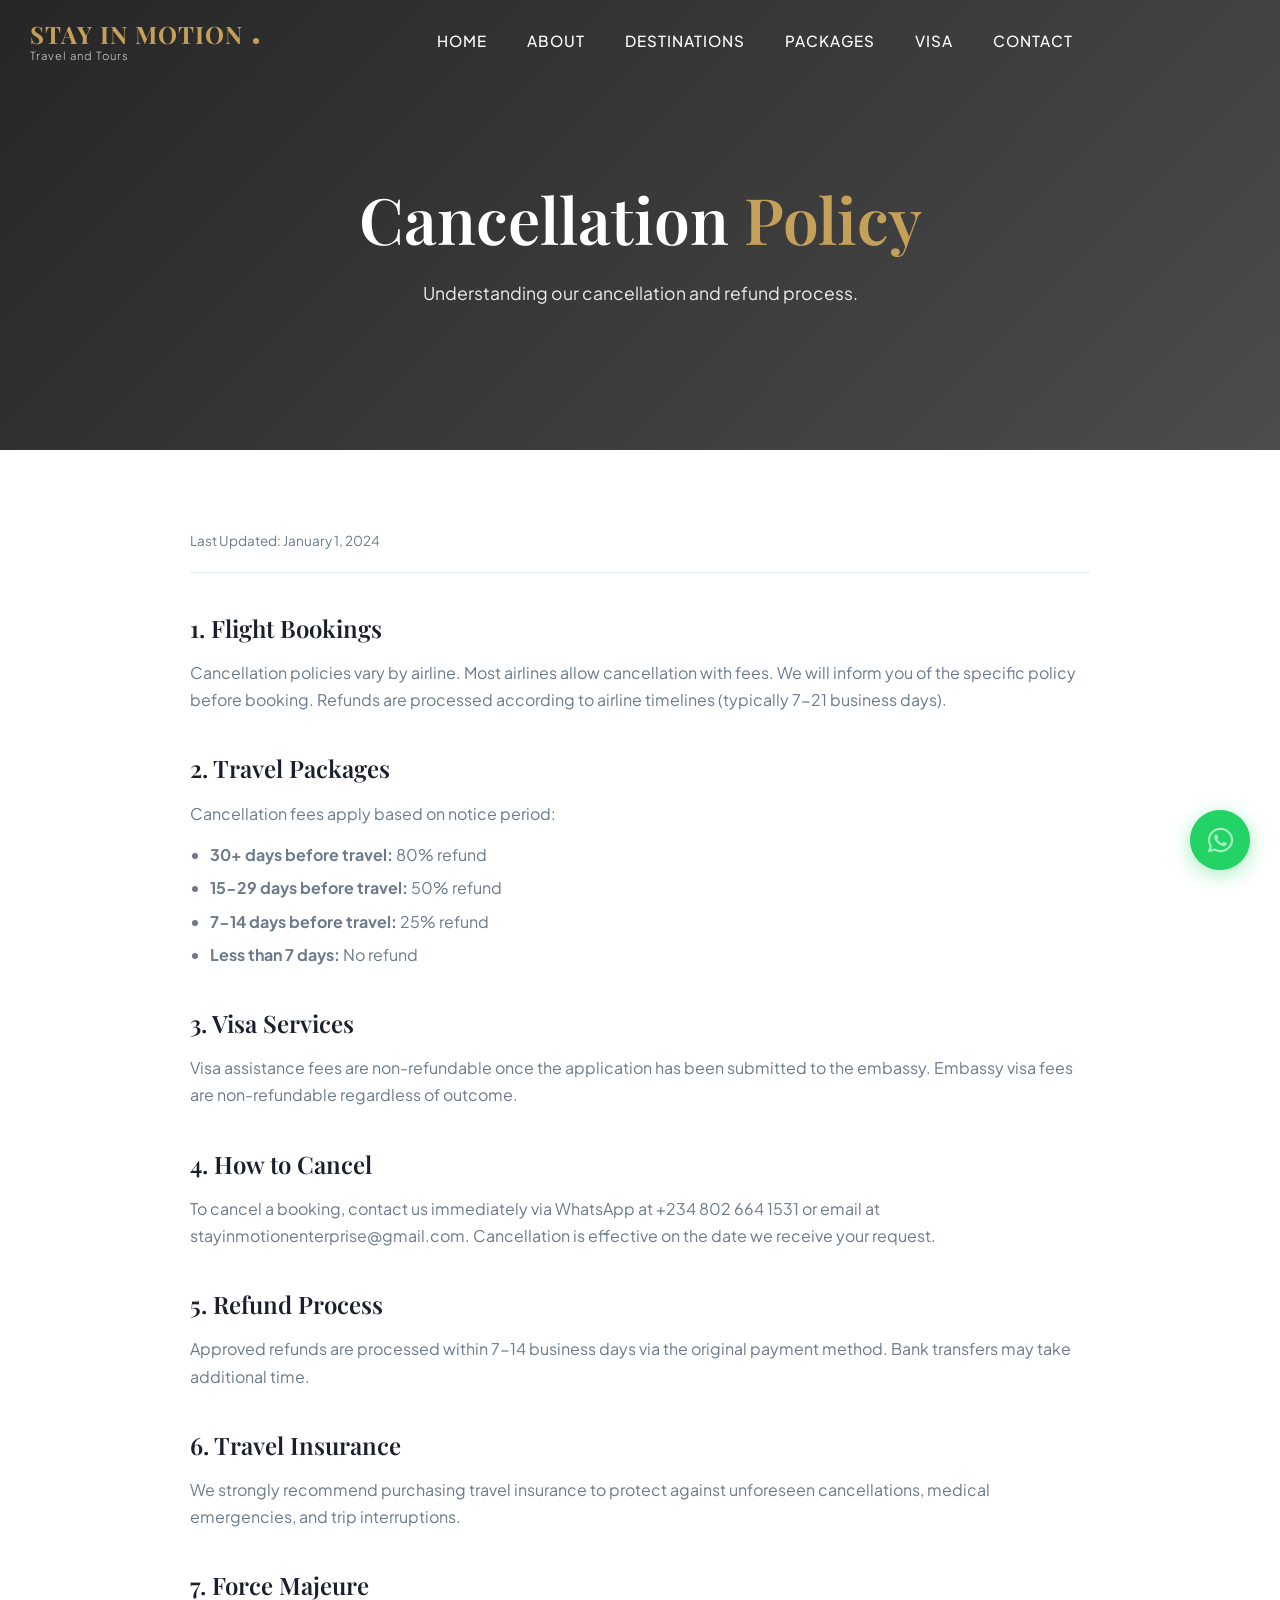
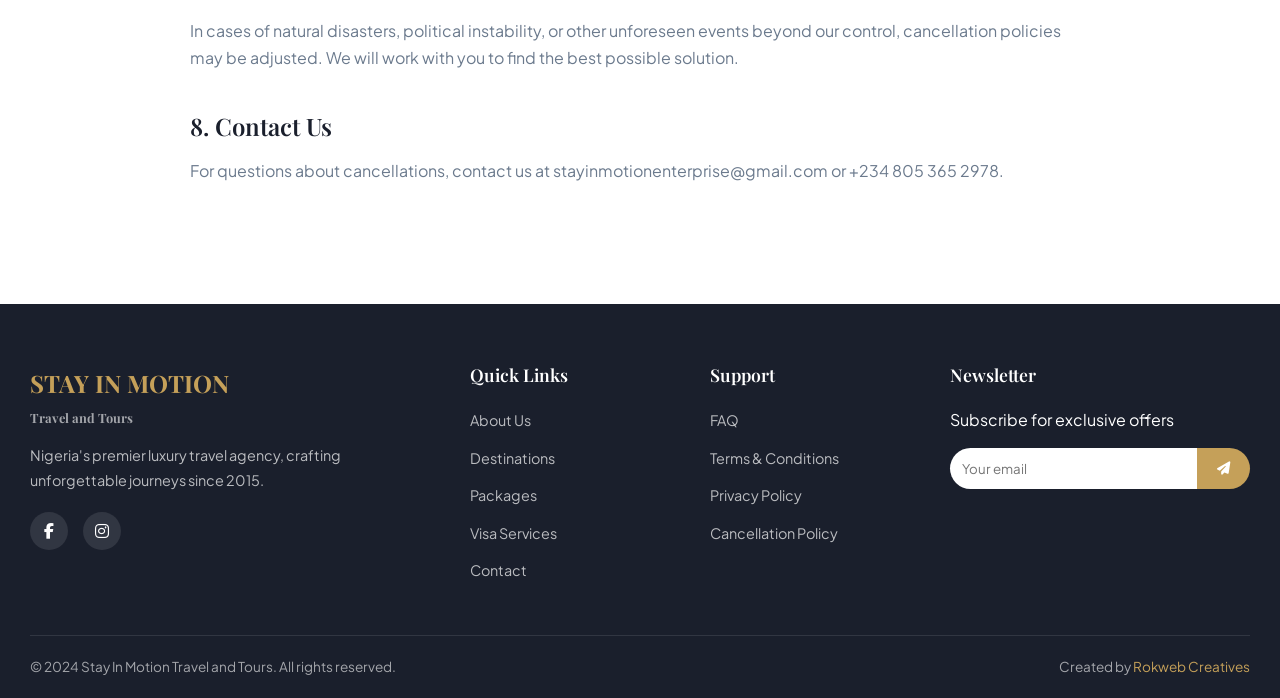
<file: cancellation.html>
<!DOCTYPE html>
<html lang="en">
<head>
    <meta charset="UTF-8">
    <meta name="viewport" content="width=device-width, initial-scale=1.0, viewport-fit=cover">
    <title>Cancellation Policy | Stay In Motion Travel and Tours</title>
    <meta name="description" content="Learn about our cancellation and refund policies for flights, packages, and visa services.">
    <meta name="theme-color" content="#C5A059">
    
    <link rel="preconnect" href="https://fonts.googleapis.com">
    <link rel="preconnect" href="https://fonts.gstatic.com" crossorigin>
    <link href="https://fonts.googleapis.com/css2?family=Playfair+Display:wght@400;500;600;700;800&family=Plus+Jakarta+Sans:wght@300;400;500;600;700;800&display=swap" rel="stylesheet">
    <link rel="stylesheet" href="https://cdnjs.cloudflare.com/ajax/libs/font-awesome/6.4.0/css/all.min.css">
    <link rel="stylesheet" href="css/style.css">
</head>
<body>
    <div class="loader"><div class="loader-content"><div class="loader-logo">SIM</div><div class="loader-bar"></div></div></div>

    <nav class="navbar">
        <div class="nav-container">
            <a href="index.html" class="logo"><div class="logo-wrapper"><span class="logo-main">STAY IN MOTION</span><span class="logo-sub">Travel and Tours</span></div><span class="logo-dot"></span></a>
            <ul class="nav-menu">
                <li class="close-menu"><i class="fas fa-times"></i></li>
                <li><a href="index.html">Home</a></li>
                <li><a href="about.html">About</a></li>
                <li><a href="destinations.html">Destinations</a></li>
                <li><a href="packages.html">Packages</a></li>
                <li><a href="visa.html">Visa</a></li>
                <li><a href="contact.html">Contact</a></li>
            </ul>
            <div class="nav-right"><div class="hamburger"><span></span><span></span><span></span></div></div>
        </div>
    </nav>

    <section class="page-hero" style="background-image: url('https://images.pexels.com/photos/2166553/pexels-photo-2166553.jpeg?auto=compress&cs=tinysrgb&w=1920');">
        <div class="page-hero-overlay"></div>
        <div class="container"><div class="page-hero-content"><h1 class="page-hero-title">Cancellation <span>Policy</span></h1><p class="page-hero-text">Understanding our cancellation and refund process.</p></div></div>
    </section>

    <section class="legal-page">
        <div class="container">
            <div class="legal-content"><p class="last-updated">Last Updated: January 1, 2024</p>
                <div class="legal-section"><h2>1. Flight Bookings</h2><p>Cancellation policies vary by airline. Most airlines allow cancellation with fees. We will inform you of the specific policy before booking. Refunds are processed according to airline timelines (typically 7-21 business days).</p></div>
                <div class="legal-section"><h2>2. Travel Packages</h2><p>Cancellation fees apply based on notice period:</p><ul><li><strong>30+ days before travel:</strong> 80% refund</li><li><strong>15-29 days before travel:</strong> 50% refund</li><li><strong>7-14 days before travel:</strong> 25% refund</li><li><strong>Less than 7 days:</strong> No refund</li></ul></div>
                <div class="legal-section"><h2>3. Visa Services</h2><p>Visa assistance fees are non-refundable once the application has been submitted to the embassy. Embassy visa fees are non-refundable regardless of outcome.</p></div>
                <div class="legal-section"><h2>4. How to Cancel</h2><p>To cancel a booking, contact us immediately via WhatsApp at +234 802 664 1531 or email at stayinmotionenterprise@gmail.com. Cancellation is effective on the date we receive your request.</p></div>
                <div class="legal-section"><h2>5. Refund Process</h2><p>Approved refunds are processed within 7-14 business days via the original payment method. Bank transfers may take additional time.</p></div>
                <div class="legal-section"><h2>6. Travel Insurance</h2><p>We strongly recommend purchasing travel insurance to protect against unforeseen cancellations, medical emergencies, and trip interruptions.</p></div>
                <div class="legal-section"><h2>7. Force Majeure</h2><p>In cases of natural disasters, political instability, or other unforeseen events beyond our control, cancellation policies may be adjusted. We will work with you to find the best possible solution.</p></div>
                <div class="legal-section"><h2>8. Contact Us</h2><p>For questions about cancellations, contact us at stayinmotionenterprise@gmail.com or +234 805 365 2978.</p></div>
            </div>
        </div>
    </section>

    <footer class="footer">
        <div class="container">
            <div class="footer-grid">
                <div><div class="footer-logo">STAY IN MOTION<span class="footer-logo-sub">Travel and Tours</span></div><p class="footer-text">Nigeria's premier luxury travel agency, crafting unforgettable journeys since 2015.</p><div class="social-links"><a href="#"><i class="fab fa-facebook-f"></i></a><a href="#"><i class="fab fa-instagram"></i></a></div></div>
                <div class="footer-col"><h4>Quick Links</h4><ul><li><a href="about.html">About Us</a></li><li><a href="destinations.html">Destinations</a></li><li><a href="packages.html">Packages</a></li><li><a href="visa.html">Visa Services</a></li><li><a href="contact.html">Contact</a></li></ul></div>
                <div class="footer-col"><h4>Support</h4><ul><li><a href="faq.html">FAQ</a></li><li><a href="terms.html">Terms & Conditions</a></li><li><a href="privacy.html">Privacy Policy</a></li><li><a href="cancellation.html">Cancellation Policy</a></li></ul></div>
                <div class="footer-col"><h4>Newsletter</h4><p>Subscribe for exclusive offers</p><form class="newsletter-form" action="https://formsubmit.co/stayinmotionenterprise@gmail.com" method="POST"><input type="email" name="email" placeholder="Your email" required><button type="submit"><i class="fas fa-paper-plane"></i></button></form></div>
            </div>
            <div class="footer-bottom"><p>&copy; 2024 Stay In Motion Travel and Tours. All rights reserved.</p><p>Created by <a href="https://wa.me/2349074272243?text=Hello%20Rokweb%20Creatives%2C%20I%20would%20like%20to%20build%20a%20professional%20website%20for%20my%20business.%20Kindly%20share%20your%20process%2C%20pricing%2C%20and%20timeline." target="_blank" class="credit-link">Rokweb Creatives</a></p></div>
        </div>
    </footer>

    <button class="back-to-top"><i class="fas fa-arrow-up"></i></button>
    <a href="https://wa.me/2348026641531?text=Hello%20Stay%20In%20Motion%2C%20I%20have%20a%20question." class="floating-whatsapp" target="_blank"><i class="fab fa-whatsapp"></i><span class="pulse"></span></a>

    <script src="js/script.js"></script>
</body>
</html>
</file>
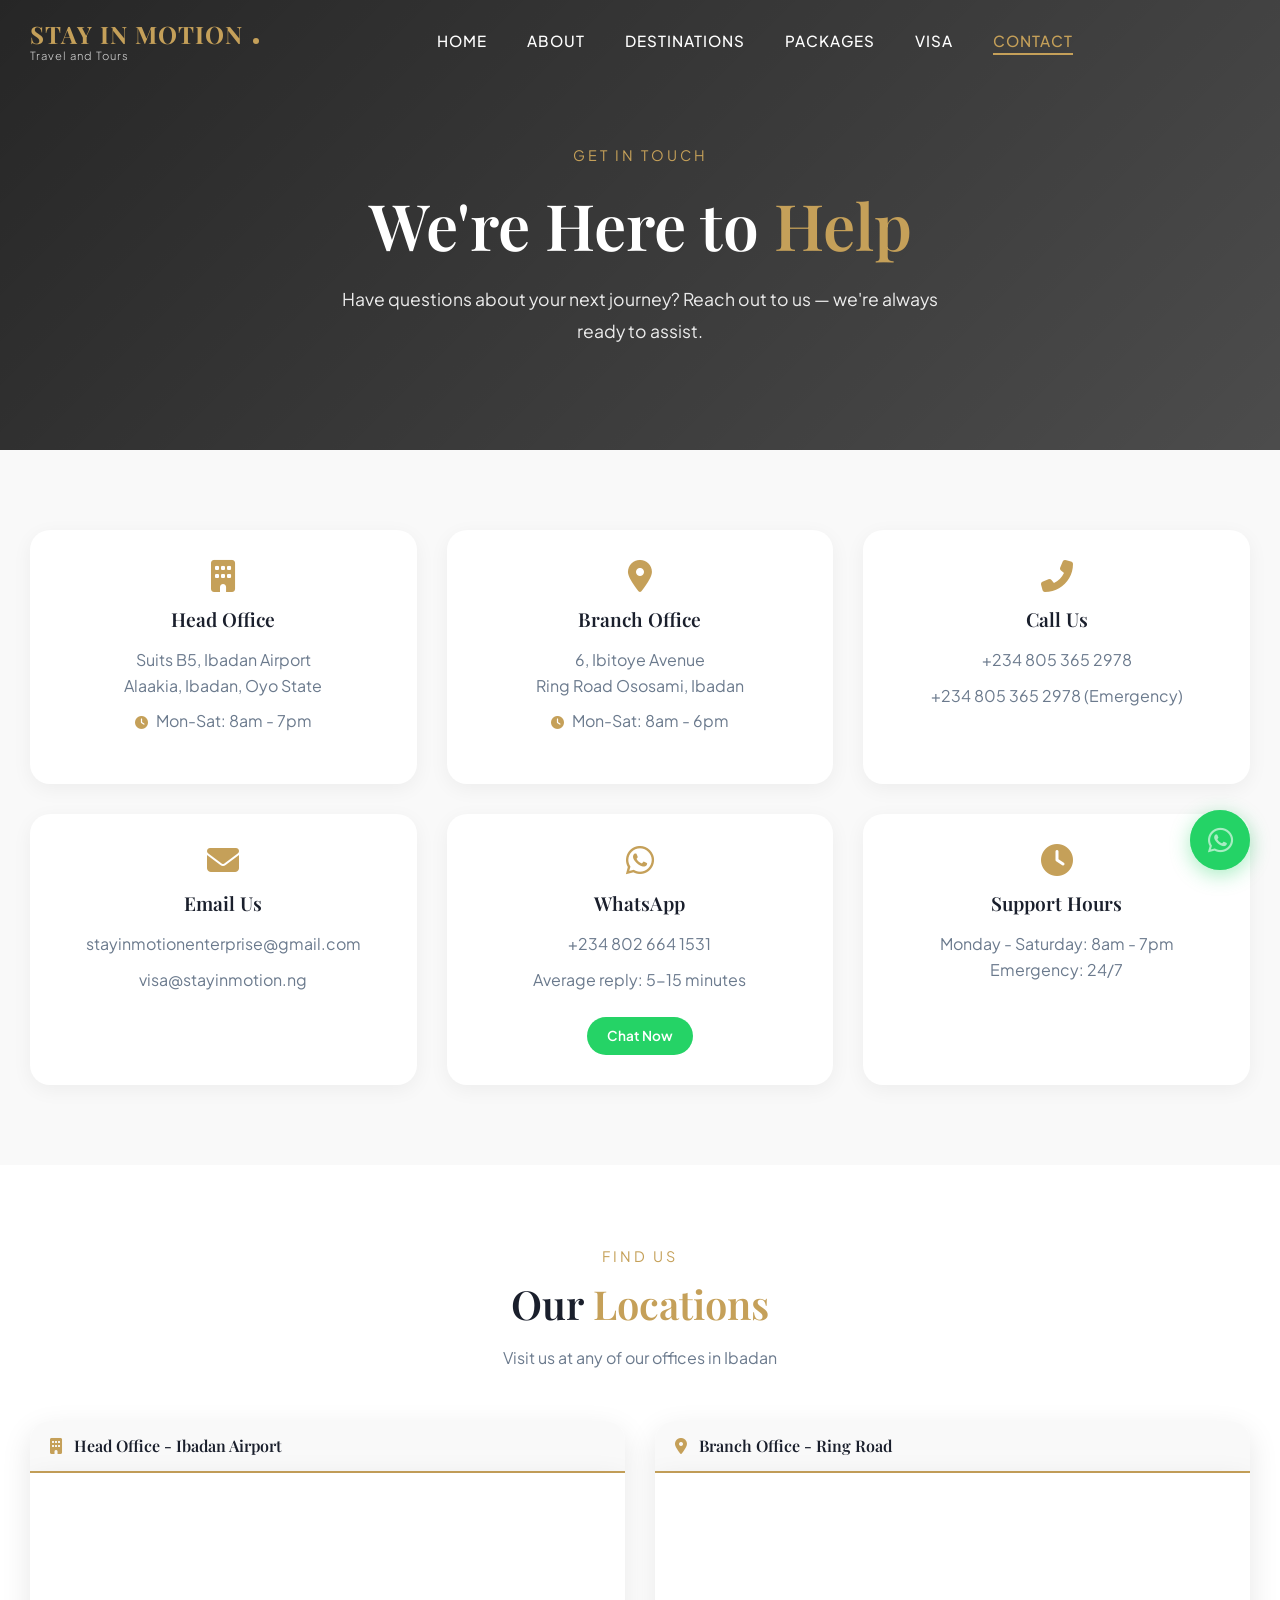
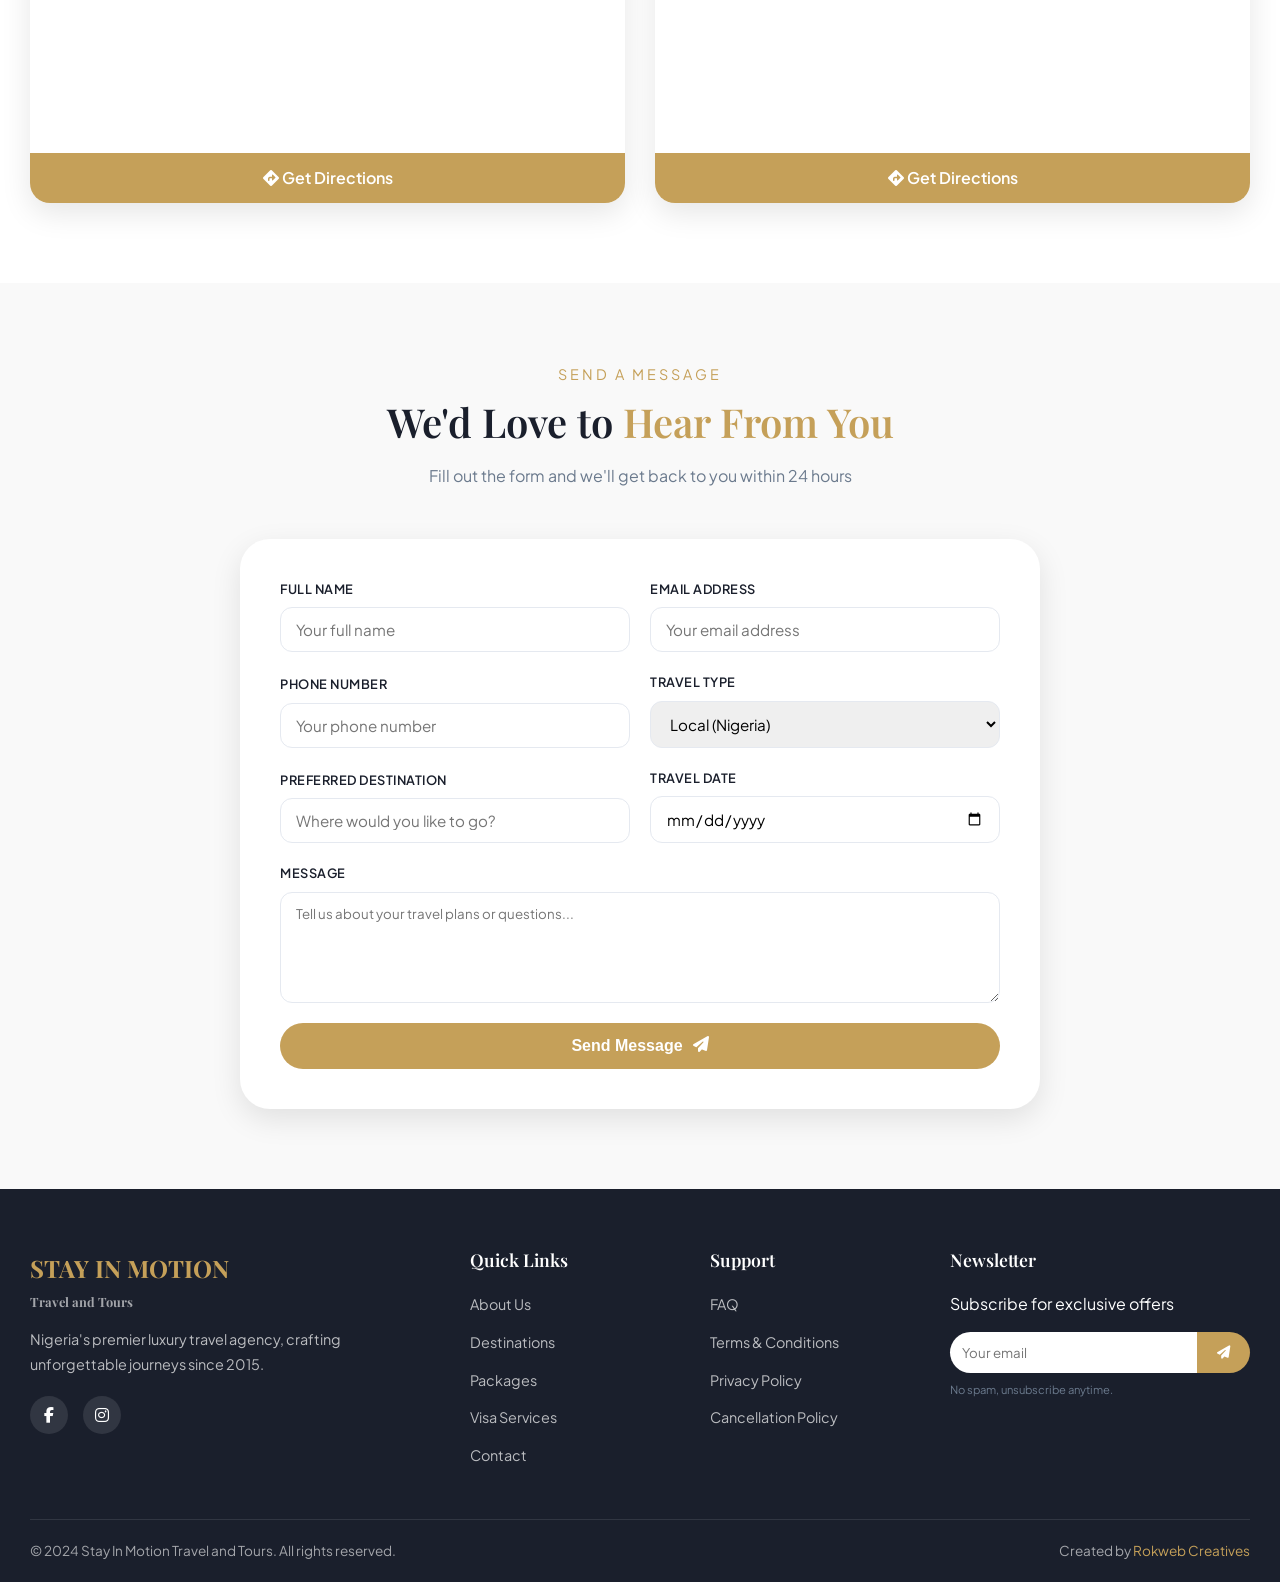
<file: contact.html>
<!DOCTYPE html>
<html lang="en">
<head>
    <meta charset="UTF-8">
    <meta name="viewport" content="width=device-width, initial-scale=1.0, viewport-fit=cover">
    <title>Contact Us | Stay In Motion Travel and Tours</title>
    <meta name="description" content="Get in touch with Stay In Motion Travel and Tours. Visit our offices in Ibadan or contact us via phone, email, or WhatsApp for all your travel needs.">
    <meta name="theme-color" content="#C5A059">
    
    <link rel="preconnect" href="https://fonts.googleapis.com">
    <link rel="preconnect" href="https://fonts.gstatic.com" crossorigin>
    <link href="https://fonts.googleapis.com/css2?family=Playfair+Display:wght@400;500;600;700;800&family=Plus+Jakarta+Sans:wght@300;400;500;600;700;800&display=swap" rel="stylesheet">
    <link rel="stylesheet" href="https://cdnjs.cloudflare.com/ajax/libs/font-awesome/6.4.0/css/all.min.css">
    <link rel="stylesheet" href="css/style.css">
</head>
<body>
    <div class="loader"><div class="loader-content"><div class="loader-logo">SIM</div><div class="loader-bar"></div></div></div>

    <nav class="navbar">
        <div class="nav-container">
            <a href="index.html" class="logo"><div class="logo-wrapper"><span class="logo-main">STAY IN MOTION</span><span class="logo-sub">Travel and Tours</span></div><span class="logo-dot"></span></a>
            <ul class="nav-menu">
                <li class="close-menu"><i class="fas fa-times"></i></li>
                <li><a href="index.html">Home</a></li>
                <li><a href="about.html">About</a></li>
                <li><a href="destinations.html">Destinations</a></li>
                <li><a href="packages.html">Packages</a></li>
                <li><a href="visa.html">Visa</a></li>
                <li><a href="contact.html" class="active">Contact</a></li>
            </ul>
            <div class="nav-right">

                <div class="hamburger"><span></span><span></span><span></span></div>
            </div>
        </div>
    </nav>

    <section class="contact-hero" style="background-image: url('https://images.pexels.com/photos/2166553/pexels-photo-2166553.jpeg?auto=compress&cs=tinysrgb&w=1920');">
        <div class="contact-hero-overlay"></div>
        <div class="container"><div class="contact-hero-content"><span class="contact-hero-subtitle">Get In Touch</span><h1 class="contact-hero-title">We're Here to <span>Help</span></h1><p class="contact-hero-text">Have questions about your next journey? Reach out to us — we're always ready to assist.</p></div></div>
    </section>

    <section class="contact-info-section">
        <div class="container">
            <div class="contact-info-grid">
                <div class="office-card"><i class="fas fa-building"></i><h3>Head Office</h3><p>Suits B5, Ibadan Airport<br>Alaakia, Ibadan, Oyo State</p><p><i class="fas fa-clock" style="font-size: 13px; margin-right: 5px;"></i> Mon-Sat: 8am - 7pm</p></div>
                <div class="office-card"><i class="fas fa-map-marker-alt"></i><h3>Branch Office</h3><p>6, Ibitoye Avenue<br>Ring Road Ososami, Ibadan</p><p><i class="fas fa-clock" style="font-size: 13px; margin-right: 5px;"></i> Mon-Sat: 8am - 6pm</p></div>
                <div class="office-card"><i class="fas fa-phone-alt"></i><h3>Call Us</h3><p>+234 805 365 2978</p><p>+234 805 365 2978 (Emergency)</p></div>
                <div class="office-card"><i class="fas fa-envelope"></i><h3>Email Us</h3><p>stayinmotionenterprise@gmail.com</p><p>visa@stayinmotion.ng</p></div>
                <div class="office-card"><i class="fab fa-whatsapp"></i><h3>WhatsApp</h3><p>+234 802 664 1531</p><p>Average reply: 5-15 minutes</p><a href="https://wa.me/2348026641531" class="btn-whatsapp-small" target="_blank">Chat Now</a></div>
                <div class="office-card"><i class="fas fa-clock"></i><h3>Support Hours</h3><p>Monday - Saturday: 8am - 7pm<br>Emergency: 24/7</p></div>
            </div>
        </div>
    </section>

    <section class="contact-map-section">
        <div class="container">
            <div class="section-header center"><span class="section-subtitle">Find Us</span><h2 class="section-title">Our <span>Locations</span></h2><p class="section-description">Visit us at any of our offices in Ibadan</p></div>
            <div class="two-maps-container">
                <div class="map-card"><h4><i class="fas fa-building"></i> Head Office - Ibadan Airport</h4><div class="contact-map"><iframe src="https://www.google.com/maps/embed?pb=!1m18!1m12!1m3!1d3956.9406449221747!2d3.970322073980779!3d7.360550612872671!2m3!1f0!2f0!3f0!3m2!1i1024!2i768!4f13.1!3m3!1m2!1s0x1039ed45137ea7f7%3A0xcc1375193f56e3ad!2sIbadan%20Airport!5e0!3m2!1sen!2sng!4v174168373865!5m2!1sen!2sng" allowfullscreen="" loading="lazy" title="Head Office Map"></iframe></div><a href="https://maps.google.com/?q=Suits+B5+Ibadan+Airport+Alaakia+Ibadan" target="_blank" class="btn-directions"><i class="fas fa-directions"></i> Get Directions</a></div>
                <div class="map-card"><h4><i class="fas fa-map-marker-alt"></i> Branch Office - Ring Road</h4><div class="contact-map"><iframe src="https://www.google.com/maps/embed?pb=!1m18!1m12!1m3!1d3956.845678!2d3.901234!3d7.387654!2m3!1f0!2f0!3f0!3m2!1i1024!2i768!4f13.1!3m3!1m2!1s0x10398d56789abcde%3A0x1234567890abcdef!2s6%20Ibitoye%20Avenue%2C%20Ring%20Road%2C%20Ososami%2C%20Ibadan!5e0!3m2!1sen!2sng!4v174168373865!5m2!1sen!2sng" allowfullscreen="" loading="lazy" title="Branch Office Map"></iframe></div><a href="https://maps.google.com/?q=6+Ibitoye+Avenue+Ring+Road+Ososami+Ibadan" target="_blank" class="btn-directions"><i class="fas fa-directions"></i> Get Directions</a></div>
            </div>
        </div>
    </section>

    <section class="contact-form-section">
        <div class="container">
            <div class="section-header center"><span class="section-subtitle">Send a Message</span><h2 class="section-title">We'd Love to <span>Hear From You</span></h2><p class="section-description">Fill out the form and we'll get back to you within 24 hours</p></div>
            <form class="contact-form" id="contactForm" action="https://formsubmit.co/stayinmotionenterprise@gmail.com" method="POST">
                <input type="hidden" name="_subject" value="New Contact Form Submission">
                <input type="hidden" name="_captcha" value="false">
                <div class="form-row">
                    <div class="form-group"><label>Full Name</label><input type="text" name="name" placeholder="Your full name" required></div>
                    <div class="form-group"><label>Email Address</label><input type="email" name="email" placeholder="Your email address" required></div>
                </div>
                <div class="form-row">
                    <div class="form-group"><label>Phone Number</label><input type="tel" name="phone" placeholder="Your phone number"></div>
                    <div class="form-group"><label>Travel Type</label><select name="travel_type"><option>Local (Nigeria)</option><option>International</option><option>Both</option><option>Visa Assistance</option></select></div>
                </div>
                <div class="form-row">
                    <div class="form-group"><label>Preferred Destination</label><input type="text" name="destination" placeholder="Where would you like to go?"></div>
                    <div class="form-group"><label>Travel Date</label><input type="date" name="travel_date"></div>
                </div>
                <div class="form-group"><label>Message</label><textarea name="message" rows="5" placeholder="Tell us about your travel plans or questions..."></textarea></div>
                <button type="submit" class="btn btn-primary">Send Message <i class="fas fa-paper-plane"></i></button>
            </form>
        </div>
    </section>

<!-- FOOTER -->
<footer class="footer">
    <div class="container">
        <div class="footer-grid">
            <div>
                <div class="footer-logo">STAY IN MOTION<span class="footer-logo-sub">Travel and Tours</span></div>
                <p class="footer-text">Nigeria's premier luxury travel agency, crafting unforgettable journeys since 2015.</p>
                <div class="social-links">
                    <a href="#"><i class="fab fa-facebook-f"></i></a>
                    <a href="#"><i class="fab fa-instagram"></i></a>
                </div>
            </div>
            
            <div class="footer-col">
                <h4>Quick Links</h4>
                <ul>
                    <li><a href="about.html">About Us</a></li>
                    <li><a href="destinations.html">Destinations</a></li>
                    <li><a href="packages.html">Packages</a></li>
                    <li><a href="visa.html">Visa Services</a></li>
                    <li><a href="contact.html">Contact</a></li>
                </ul>
            </div>
            
            <div class="footer-col">
                <h4>Support</h4>
                <ul>
                    <li><a href="faq.html">FAQ</a></li>
                    <li><a href="terms.html">Terms & Conditions</a></li>
                    <li><a href="privacy.html">Privacy Policy</a></li>
                    <li><a href="cancellation.html">Cancellation Policy</a></li>
                </ul>
            </div>
            
            <div class="footer-col">
                <h4>Newsletter</h4>
                <p>Subscribe for exclusive offers</p>
                <form class="newsletter-form" action="https://formsubmit.co/stayinmotionenterprise@gmail.com" method="POST">
                    <input type="email" name="email" placeholder="Your email" required>
                    <input type="hidden" name="_captcha" value="false">
                    <input type="hidden" name="_subject" value="New Newsletter Subscriber!">
                    <input type="hidden" name="_next" value="thank-you.html">
                    <input type="hidden" name="_autoresponse" value="Thank you for subscribing to Stay In Motion Travel and Tours! You'll receive our latest travel updates and exclusive offers.">
                    <button type="submit"><i class="fas fa-paper-plane"></i></button>
                </form>
                <p style="font-size: 0.7rem; margin-top: 8px; color: var(--gray);">No spam, unsubscribe anytime.</p>
            </div>
        </div>
        
        <div class="footer-bottom">
            <p>&copy; 2024 Stay In Motion Travel and Tours. All rights reserved.</p>
            <p>Created by <a href="https://wa.me/2349074272243?text=Hello%20Rokweb%20Creatives%2C%20I%20would%20like%20to%20build%20a%20professional%20website%20for%20my%20business.%20Kindly%20share%20your%20process%2C%20pricing%2C%20and%20timeline." target="_blank" class="credit-link">Rokweb Creatives</a></p> 
        </div>
    </div>
</footer>

    <button class="back-to-top"><i class="fas fa-arrow-up"></i></button>
    <a href="https://wa.me/2348026641531?text=Hello%20Stay%20In%20Motion%2C%20I%20have%20a%20question%20about%20your%20services." class="floating-whatsapp" target="_blank"><i class="fab fa-whatsapp"></i><span class="pulse"></span></a>

    <script src="js/script.js"></script>
</body>
</html>
</file>
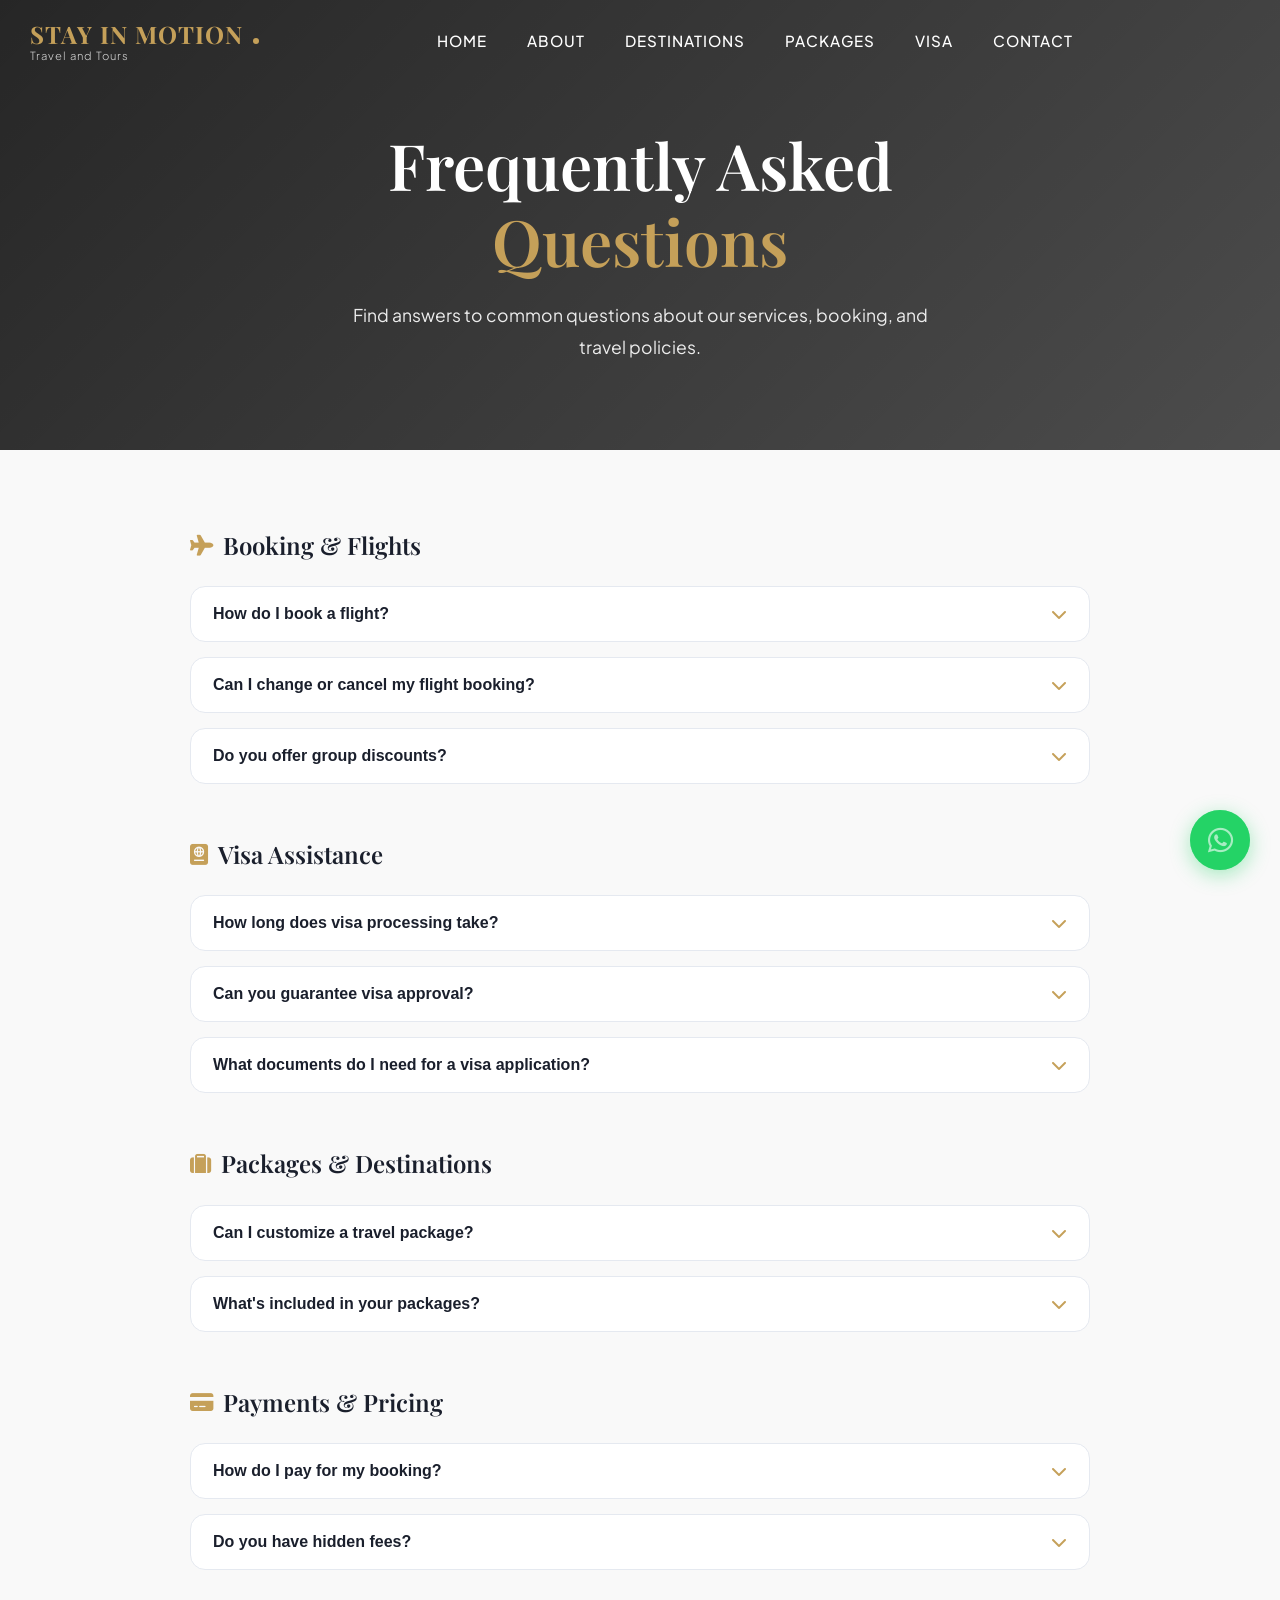
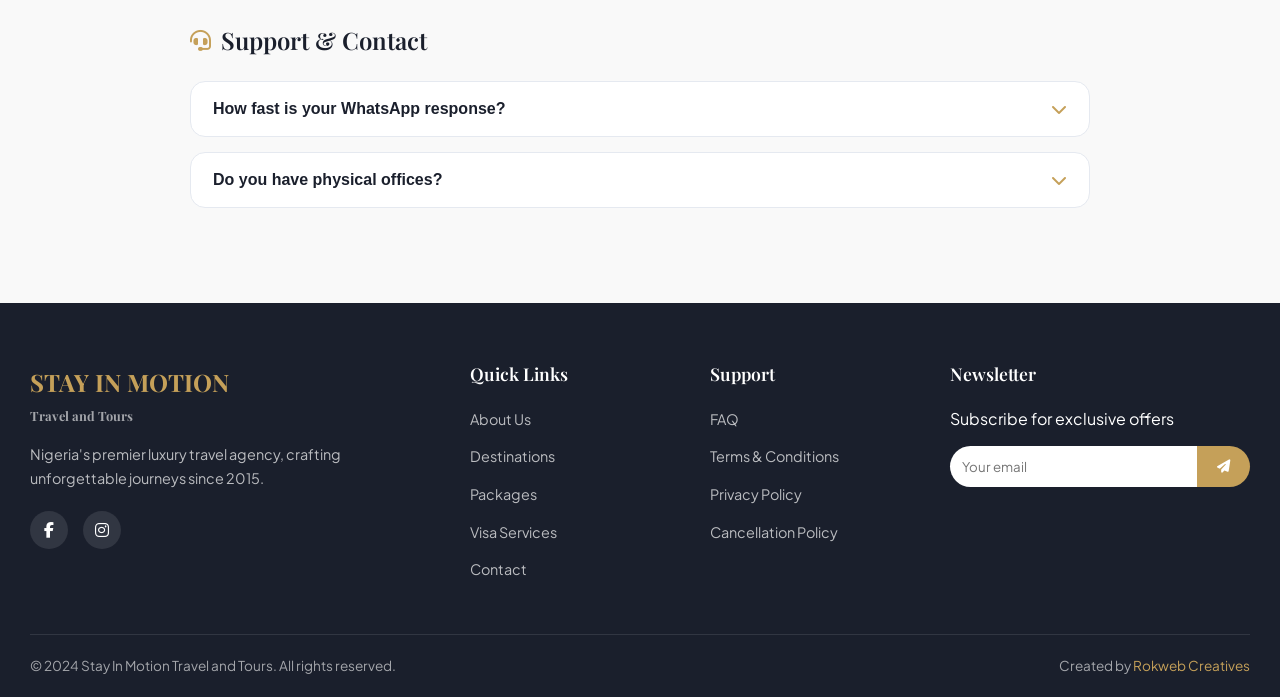
<file: faq.html>
<!DOCTYPE html>
<html lang="en">
<head>
    <meta charset="UTF-8">
    <meta name="viewport" content="width=device-width, initial-scale=1.0, viewport-fit=cover">
    <title>FAQ | Stay In Motion Travel and Tours</title>
    <meta name="description" content="Frequently asked questions about flights, visa, packages, and travel with Stay In Motion Travel and Tours.">
    <meta name="theme-color" content="#C5A059">
    
    <link rel="preconnect" href="https://fonts.googleapis.com">
    <link rel="preconnect" href="https://fonts.gstatic.com" crossorigin>
    <link href="https://fonts.googleapis.com/css2?family=Playfair+Display:wght@400;500;600;700;800&family=Plus+Jakarta+Sans:wght@300;400;500;600;700;800&display=swap" rel="stylesheet">
    <link rel="stylesheet" href="https://cdnjs.cloudflare.com/ajax/libs/font-awesome/6.4.0/css/all.min.css">
    <link rel="stylesheet" href="css/style.css">
</head>
<body>
    <div class="loader"><div class="loader-content"><div class="loader-logo">SIM</div><div class="loader-bar"></div></div></div>

    <nav class="navbar">
        <div class="nav-container">
            <a href="index.html" class="logo"><div class="logo-wrapper"><span class="logo-main">STAY IN MOTION</span><span class="logo-sub">Travel and Tours</span></div><span class="logo-dot"></span></a>
            <ul class="nav-menu">
                <li class="close-menu"><i class="fas fa-times"></i></li>
                <li><a href="index.html">Home</a></li>
                <li><a href="about.html">About</a></li>
                <li><a href="destinations.html">Destinations</a></li>
                <li><a href="packages.html">Packages</a></li>
                <li><a href="visa.html">Visa</a></li>
                <li><a href="contact.html">Contact</a></li>
            </ul>
            <div class="nav-right"><div class="hamburger"><span></span><span></span><span></span></div></div>
        </div>
    </nav>

    <section class="page-hero" style="background-image: url('https://images.pexels.com/photos/2166553/pexels-photo-2166553.jpeg?auto=compress&cs=tinysrgb&w=1920');">
        <div class="page-hero-overlay"></div>
        <div class="container"><div class="page-hero-content"><h1 class="page-hero-title">Frequently Asked <span>Questions</span></h1><p class="page-hero-text">Find answers to common questions about our services, booking, and travel policies.</p></div></div>
    </section>

    <section class="faq-page">
        <div class="container">
            <div class="faq-page-grid">
                <div class="faq-category"><h2><i class="fas fa-plane"></i> Booking & Flights</h2>
                    <div class="faq-page-item"><button class="faq-page-question">How do I book a flight?<i class="fas fa-chevron-down"></i></button><div class="faq-page-answer"><p>You can book through our website by filling out the flight search form, via WhatsApp at +234 802 664 1531, or by visiting our offices in Ibadan. Our team will help you find the best routes and competitive prices.</p></div></div>
                    <div class="faq-page-item"><button class="faq-page-question">Can I change or cancel my flight booking?<i class="fas fa-chevron-down"></i></button><div class="faq-page-answer"><p>Flight changes and cancellations depend on the airline's policy. Most airlines allow changes with applicable fees. Contact us immediately if you need to modify your booking, and we'll assist you.</p></div></div>
                    <div class="faq-page-item"><button class="faq-page-question">Do you offer group discounts?<i class="fas fa-chevron-down"></i></button><div class="faq-page-answer"><p>Yes, we offer special rates for groups of 5 or more travelers. Contact us for a customized quote.</p></div></div>
                </div>
                <div class="faq-category"><h2><i class="fas fa-passport"></i> Visa Assistance</h2>
                    <div class="faq-page-item"><button class="faq-page-question">How long does visa processing take?<i class="fas fa-chevron-down"></i></button><div class="faq-page-answer"><p>Processing times vary by country: Tourist visas: 5-15 days, Business visas: 7-15 days, Student visas: 15-45 days, Work visas: 20-90 days. Express options available for some countries.</p></div></div>
                    <div class="faq-page-item"><button class="faq-page-question">Can you guarantee visa approval?<i class="fas fa-chevron-down"></i></button><div class="faq-page-answer"><p>No agency can guarantee visa approval as the final decision is made by the embassy. However, our 98% success rate comes from thorough document review and expert guidance.</p></div></div>
                    <div class="faq-page-item"><button class="faq-page-question">What documents do I need for a visa application?<i class="fas fa-chevron-down"></i></button><div class="faq-page-answer"><p>Generally: valid passport (6+ months), passport photos, bank statements (3-6 months), flight itinerary, accommodation proof, cover letter, and employment letter. Requirements vary by country.</p></div></div>
                </div>
                <div class="faq-category"><h2><i class="fas fa-suitcase"></i> Packages & Destinations</h2>
                    <div class="faq-page-item"><button class="faq-page-question">Can I customize a travel package?<i class="fas fa-chevron-down"></i></button><div class="faq-page-answer"><p>Absolutely! We create custom packages tailored to your preferences, budget, and travel dates. Contact us to discuss your dream trip.</p></div></div>
                    <div class="faq-page-item"><button class="faq-page-question">What's included in your packages?<i class="fas fa-chevron-down"></i></button><div class="faq-page-answer"><p>Our packages typically include flights, accommodation, breakfast, airport transfers, and guided tours. International packages include visa assistance. Specific inclusions vary by package.</p></div></div>
                </div>
                <div class="faq-category"><h2><i class="fas fa-credit-card"></i> Payments & Pricing</h2>
                    <div class="faq-page-item"><button class="faq-page-question">How do I pay for my booking?<i class="fas fa-chevron-down"></i></button><div class="faq-page-answer"><p>We accept bank transfers, cash deposits, and online payments. Our team will provide payment details after confirming your booking.</p></div></div>
                    <div class="faq-page-item"><button class="faq-page-question">Do you have hidden fees?<i class="fas fa-chevron-down"></i></button><div class="faq-page-answer"><p>No, we believe in transparent pricing. We provide a clear breakdown of all costs before you confirm your booking. No surprises.</p></div></div>
                </div>
                <div class="faq-category"><h2><i class="fas fa-headset"></i> Support & Contact</h2>
                    <div class="faq-page-item"><button class="faq-page-question">How fast is your WhatsApp response?<i class="fas fa-chevron-down"></i></button><div class="faq-page-answer"><p>We typically respond within 5-15 minutes during business hours. For emergencies, our team is available 24/7.</p></div></div>
                    <div class="faq-page-item"><button class="faq-page-question">Do you have physical offices?<i class="fas fa-chevron-down"></i></button><div class="faq-page-answer"><p>Yes, we have two offices in Ibadan: Head Office at Suits B5, Ibadan Airport, Alaakia; and Branch Office at 6, Ibitoye Avenue, Ring Road Ososami.</p></div></div>
                </div>
            </div>
        </div>
    </section>

    <footer class="footer">
        <div class="container">
            <div class="footer-grid">
                <div><div class="footer-logo">STAY IN MOTION<span class="footer-logo-sub">Travel and Tours</span></div><p class="footer-text">Nigeria's premier luxury travel agency, crafting unforgettable journeys since 2015.</p><div class="social-links"><a href="#"><i class="fab fa-facebook-f"></i></a><a href="#"><i class="fab fa-instagram"></i></a></div></div>
                <div class="footer-col"><h4>Quick Links</h4><ul><li><a href="about.html">About Us</a></li><li><a href="destinations.html">Destinations</a></li><li><a href="packages.html">Packages</a></li><li><a href="visa.html">Visa Services</a></li><li><a href="contact.html">Contact</a></li></ul></div>
                <div class="footer-col"><h4>Support</h4><ul><li><a href="faq.html">FAQ</a></li><li><a href="terms.html">Terms & Conditions</a></li><li><a href="privacy.html">Privacy Policy</a></li><li><a href="cancellation.html">Cancellation Policy</a></li></ul></div>
                <div class="footer-col"><h4>Newsletter</h4><p>Subscribe for exclusive offers</p><form class="newsletter-form" action="https://formsubmit.co/stayinmotionenterprise@gmail.com" method="POST"><input type="email" name="email" placeholder="Your email" required><button type="submit"><i class="fas fa-paper-plane"></i></button></form></div>
            </div>
            <div class="footer-bottom"><p>&copy; 2024 Stay In Motion Travel and Tours. All rights reserved.</p><p>Created by <a href="https://wa.me/2349074272243?text=Hello%20Rokweb%20Creatives%2C%20I%20would%20like%20to%20build%20a%20professional%20website%20for%20my%20business.%20Kindly%20share%20your%20process%2C%20pricing%2C%20and%20timeline." target="_blank" class="credit-link">Rokweb Creatives</a></p></div>
        </div>
    </footer>

    <button class="back-to-top"><i class="fas fa-arrow-up"></i></button>
    <a href="https://wa.me/2348026641531?text=Hello%20Stay%20In%20Motion%2C%20I%20have%20a%20question." class="floating-whatsapp" target="_blank"><i class="fab fa-whatsapp"></i><span class="pulse"></span></a>

    <script src="js/script.js"></script>
    <script>
        document.querySelectorAll('.faq-page-question').forEach(question => {
            question.addEventListener('click', () => {
                const answer = question.nextElementSibling;
                const isActive = question.classList.contains('active');
                document.querySelectorAll('.faq-page-question').forEach(q => { q.classList.remove('active'); q.nextElementSibling.classList.remove('active'); });
                if (!isActive) { question.classList.add('active'); answer.classList.add('active'); }
            });
        });
    </script>
</body>
</html>
</file>
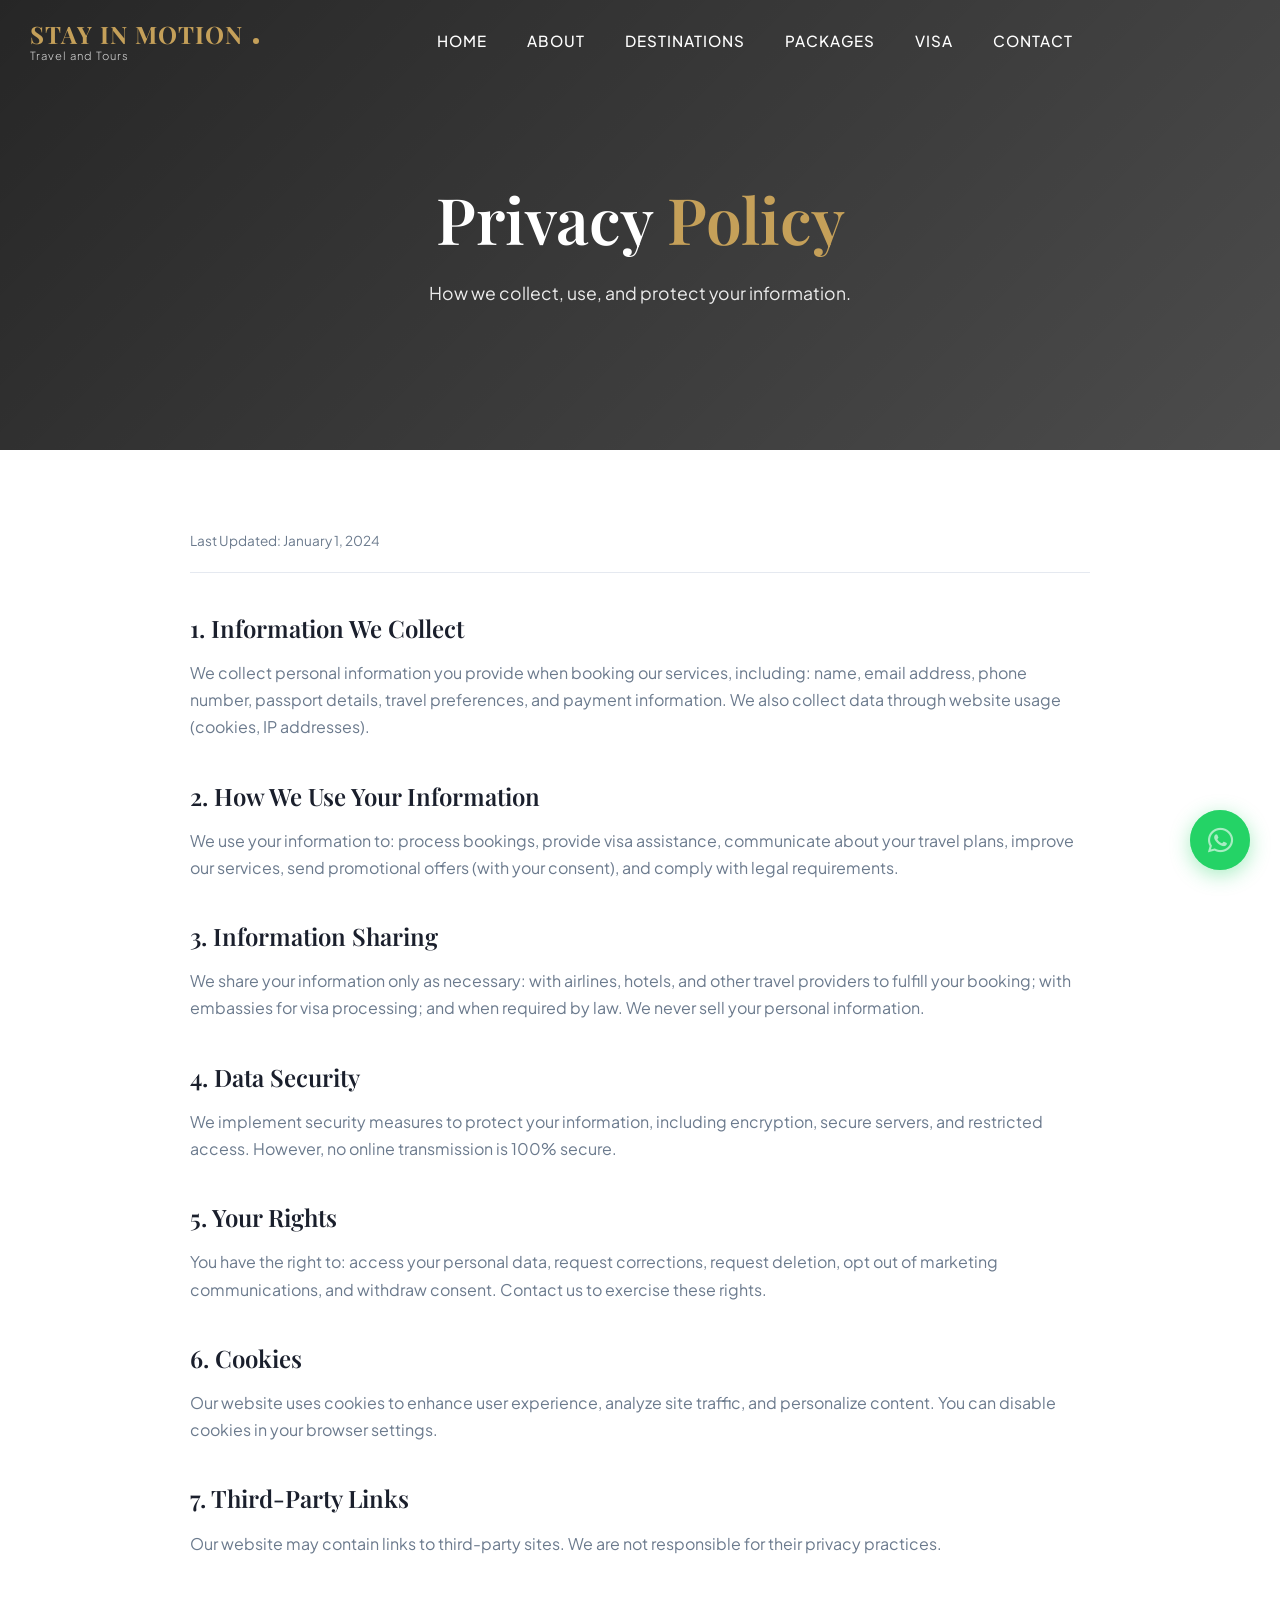
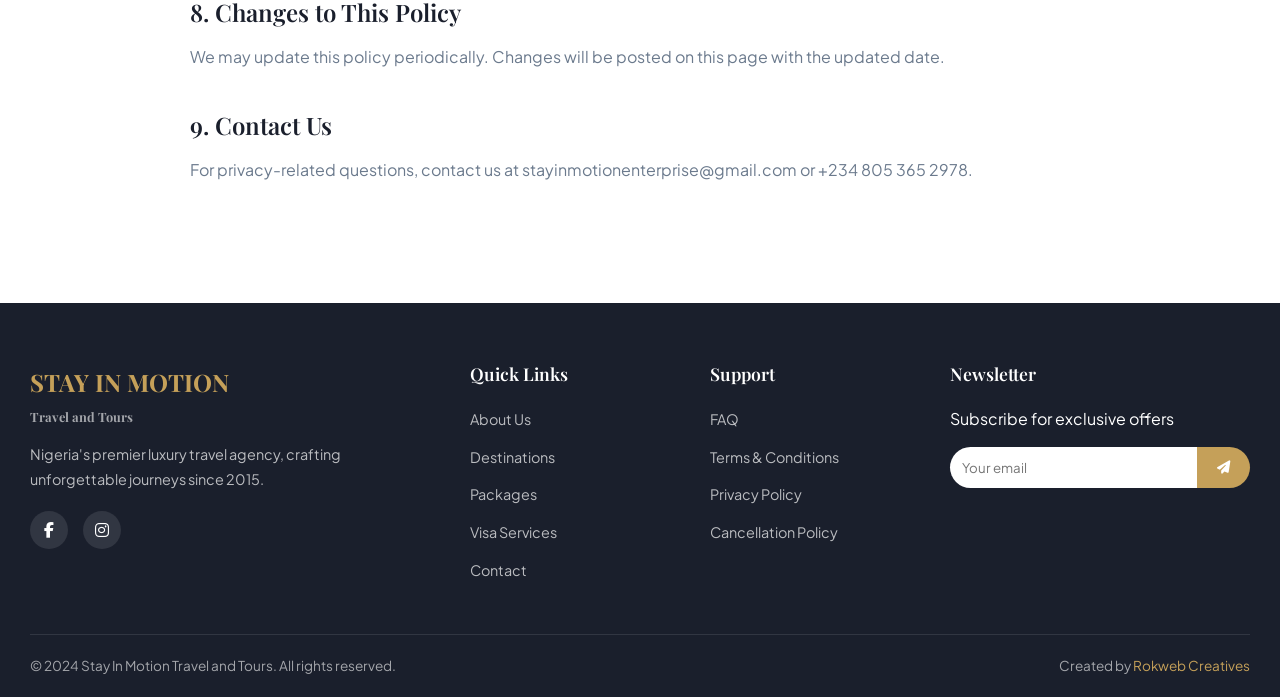
<file: privacy.html>
<!DOCTYPE html>
<html lang="en">
<head>
    <meta charset="UTF-8">
    <meta name="viewport" content="width=device-width, initial-scale=1.0, viewport-fit=cover">
    <title>Privacy Policy | Stay In Motion Travel and Tours</title>
    <meta name="description" content="Read our privacy policy to understand how Stay In Motion Travel and Tours collects, uses, and protects your personal information.">
    <meta name="theme-color" content="#C5A059">
    
    <link rel="preconnect" href="https://fonts.googleapis.com">
    <link rel="preconnect" href="https://fonts.gstatic.com" crossorigin>
    <link href="https://fonts.googleapis.com/css2?family=Playfair+Display:wght@400;500;600;700;800&family=Plus+Jakarta+Sans:wght@300;400;500;600;700;800&display=swap" rel="stylesheet">
    <link rel="stylesheet" href="https://cdnjs.cloudflare.com/ajax/libs/font-awesome/6.4.0/css/all.min.css">
    <link rel="stylesheet" href="css/style.css">
</head>
<body>
    <div class="loader"><div class="loader-content"><div class="loader-logo">SIM</div><div class="loader-bar"></div></div></div>

    <nav class="navbar">
        <div class="nav-container">
            <a href="index.html" class="logo"><div class="logo-wrapper"><span class="logo-main">STAY IN MOTION</span><span class="logo-sub">Travel and Tours</span></div><span class="logo-dot"></span></a>
            <ul class="nav-menu">
                <li class="close-menu"><i class="fas fa-times"></i></li>
                <li><a href="index.html">Home</a></li>
                <li><a href="about.html">About</a></li>
                <li><a href="destinations.html">Destinations</a></li>
                <li><a href="packages.html">Packages</a></li>
                <li><a href="visa.html">Visa</a></li>
                <li><a href="contact.html">Contact</a></li>
            </ul>
            <div class="nav-right"><div class="hamburger"><span></span><span></span><span></span></div></div>
        </div>
    </nav>

    <section class="page-hero" style="background-image: url('https://images.pexels.com/photos/2166553/pexels-photo-2166553.jpeg?auto=compress&cs=tinysrgb&w=1920');">
        <div class="page-hero-overlay"></div>
        <div class="container"><div class="page-hero-content"><h1 class="page-hero-title">Privacy <span>Policy</span></h1><p class="page-hero-text">How we collect, use, and protect your information.</p></div></div>
    </section>

    <section class="legal-page">
        <div class="container">
            <div class="legal-content"><p class="last-updated">Last Updated: January 1, 2024</p>
                <div class="legal-section"><h2>1. Information We Collect</h2><p>We collect personal information you provide when booking our services, including: name, email address, phone number, passport details, travel preferences, and payment information. We also collect data through website usage (cookies, IP addresses).</p></div>
                <div class="legal-section"><h2>2. How We Use Your Information</h2><p>We use your information to: process bookings, provide visa assistance, communicate about your travel plans, improve our services, send promotional offers (with your consent), and comply with legal requirements.</p></div>
                <div class="legal-section"><h2>3. Information Sharing</h2><p>We share your information only as necessary: with airlines, hotels, and other travel providers to fulfill your booking; with embassies for visa processing; and when required by law. We never sell your personal information.</p></div>
                <div class="legal-section"><h2>4. Data Security</h2><p>We implement security measures to protect your information, including encryption, secure servers, and restricted access. However, no online transmission is 100% secure.</p></div>
                <div class="legal-section"><h2>5. Your Rights</h2><p>You have the right to: access your personal data, request corrections, request deletion, opt out of marketing communications, and withdraw consent. Contact us to exercise these rights.</p></div>
                <div class="legal-section"><h2>6. Cookies</h2><p>Our website uses cookies to enhance user experience, analyze site traffic, and personalize content. You can disable cookies in your browser settings.</p></div>
                <div class="legal-section"><h2>7. Third-Party Links</h2><p>Our website may contain links to third-party sites. We are not responsible for their privacy practices.</p></div>
                <div class="legal-section"><h2>8. Changes to This Policy</h2><p>We may update this policy periodically. Changes will be posted on this page with the updated date.</p></div>
                <div class="legal-section"><h2>9. Contact Us</h2><p>For privacy-related questions, contact us at stayinmotionenterprise@gmail.com or +234 805 365 2978.</p></div>
            </div>
        </div>
    </section>

    <footer class="footer">
        <div class="container">
            <div class="footer-grid">
                <div><div class="footer-logo">STAY IN MOTION<span class="footer-logo-sub">Travel and Tours</span></div><p class="footer-text">Nigeria's premier luxury travel agency, crafting unforgettable journeys since 2015.</p><div class="social-links"><a href="#"><i class="fab fa-facebook-f"></i></a><a href="#"><i class="fab fa-instagram"></i></a></div></div>
                <div class="footer-col"><h4>Quick Links</h4><ul><li><a href="about.html">About Us</a></li><li><a href="destinations.html">Destinations</a></li><li><a href="packages.html">Packages</a></li><li><a href="visa.html">Visa Services</a></li><li><a href="contact.html">Contact</a></li></ul></div>
                <div class="footer-col"><h4>Support</h4><ul><li><a href="faq.html">FAQ</a></li><li><a href="terms.html">Terms & Conditions</a></li><li><a href="privacy.html">Privacy Policy</a></li><li><a href="cancellation.html">Cancellation Policy</a></li></ul></div>
                <div class="footer-col"><h4>Newsletter</h4><p>Subscribe for exclusive offers</p><form class="newsletter-form" action="https://formsubmit.co/stayinmotionenterprise@gmail.com" method="POST"><input type="email" name="email" placeholder="Your email" required><button type="submit"><i class="fas fa-paper-plane"></i></button></form></div>
            </div>
            <div class="footer-bottom"><p>&copy; 2024 Stay In Motion Travel and Tours. All rights reserved.</p><p>Created by <a href="https://wa.me/2349074272243?text=Hello%20Rokweb%20Creatives%2C%20I%20would%20like%20to%20build%20a%20professional%20website%20for%20my%20business.%20Kindly%20share%20your%20process%2C%20pricing%2C%20and%20timeline." target="_blank" class="credit-link">Rokweb Creatives</a></p></div>
        </div>
    </footer>

    <button class="back-to-top"><i class="fas fa-arrow-up"></i></button>
    <a href="https://wa.me/2348026641531?text=Hello%20Stay%20In%20Motion%2C%20I%20have%20a%20question." class="floating-whatsapp" target="_blank"><i class="fab fa-whatsapp"></i><span class="pulse"></span></a>

    <script src="js/script.js"></script>
</body>
</html>
</file>
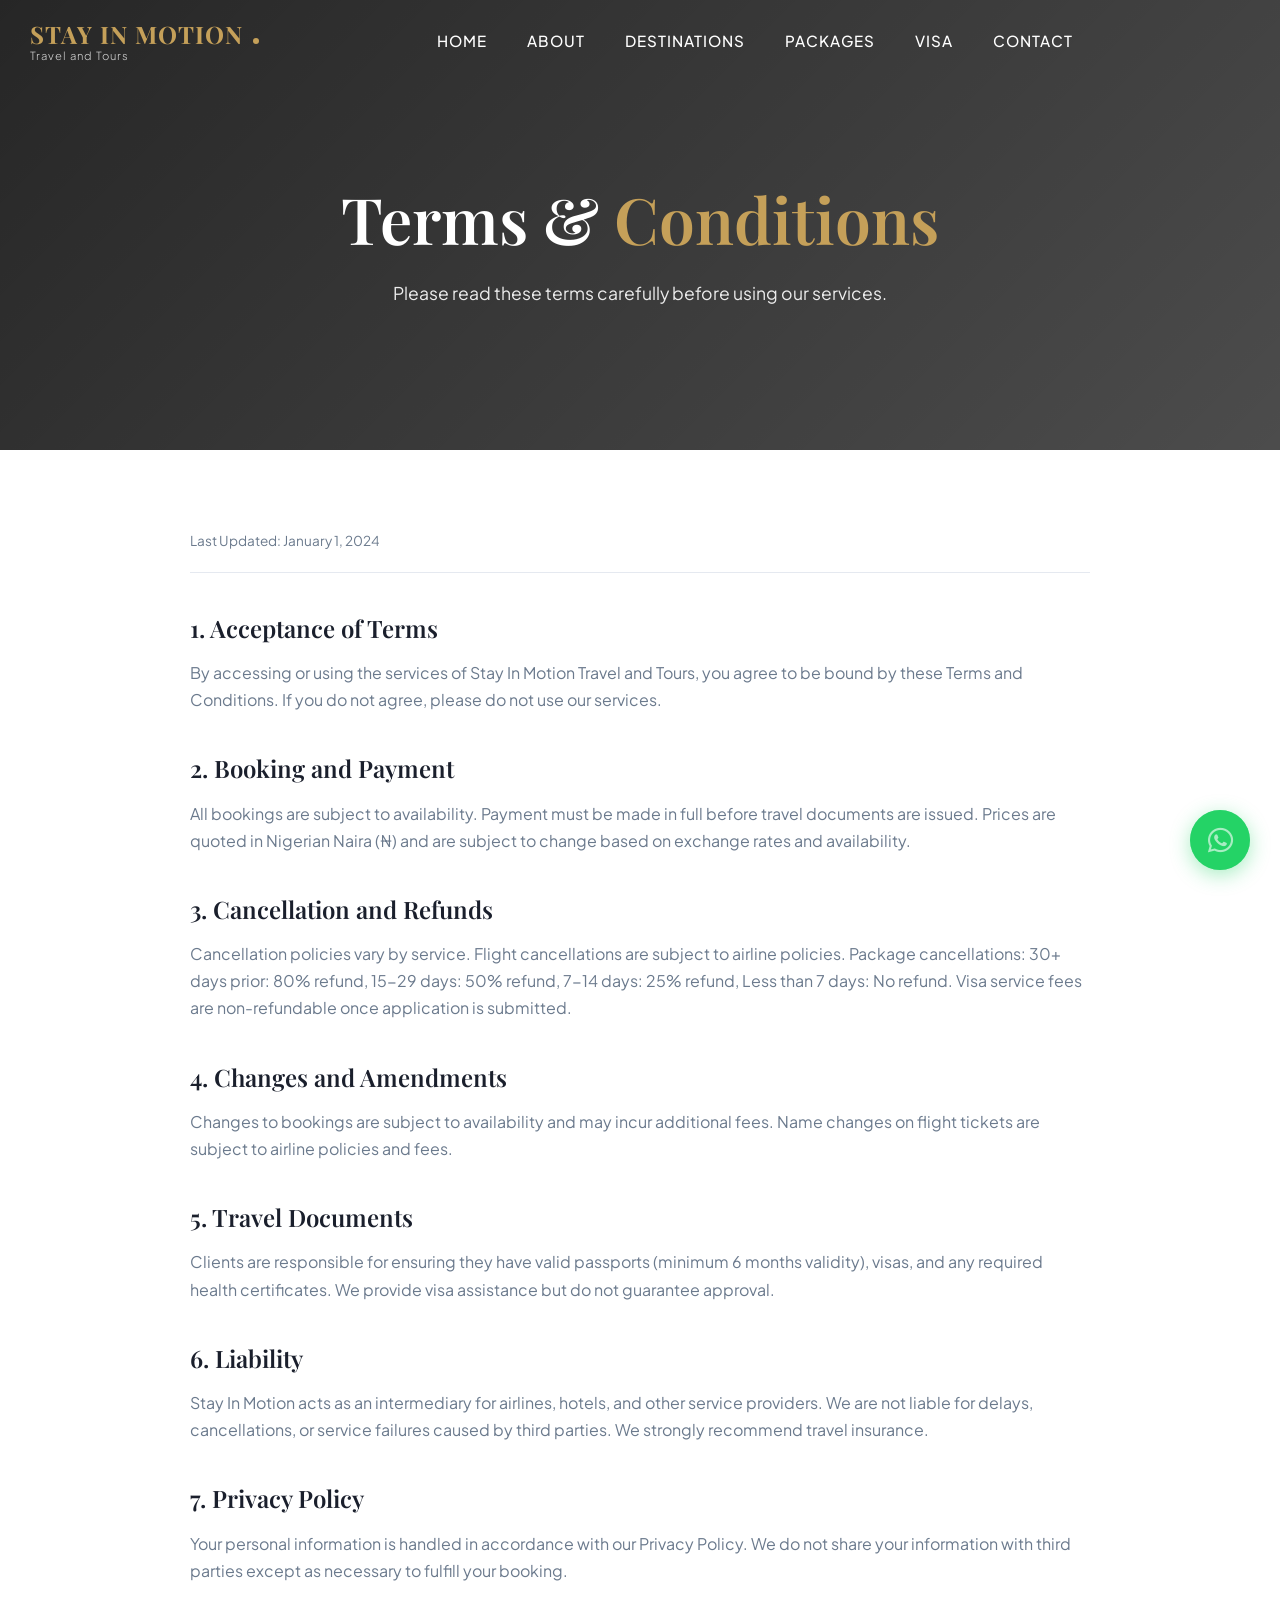
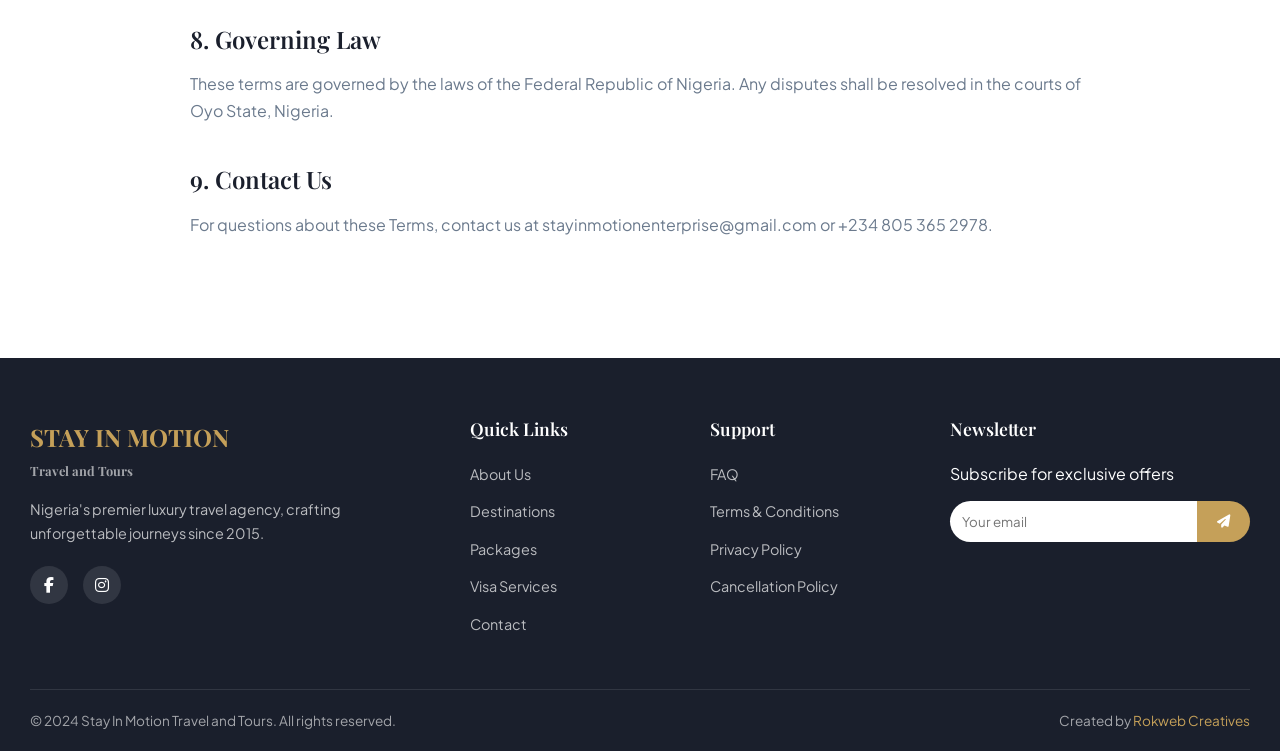
<file: terms.html>
<!DOCTYPE html>
<html lang="en">
<head>
    <meta charset="UTF-8">
    <meta name="viewport" content="width=device-width, initial-scale=1.0, viewport-fit=cover">
    <title>Terms & Conditions | Stay In Motion Travel and Tours</title>
    <meta name="description" content="Read the terms and conditions for using Stay In Motion Travel and Tours services. Understand our policies on bookings, payments, and cancellations.">
    <meta name="theme-color" content="#C5A059">
    
    <link rel="preconnect" href="https://fonts.googleapis.com">
    <link rel="preconnect" href="https://fonts.gstatic.com" crossorigin>
    <link href="https://fonts.googleapis.com/css2?family=Playfair+Display:wght@400;500;600;700;800&family=Plus+Jakarta+Sans:wght@300;400;500;600;700;800&display=swap" rel="stylesheet">
    <link rel="stylesheet" href="https://cdnjs.cloudflare.com/ajax/libs/font-awesome/6.4.0/css/all.min.css">
    <link rel="stylesheet" href="css/style.css">
</head>
<body>
    <div class="loader"><div class="loader-content"><div class="loader-logo">SIM</div><div class="loader-bar"></div></div></div>

    <nav class="navbar">
        <div class="nav-container">
            <a href="index.html" class="logo"><div class="logo-wrapper"><span class="logo-main">STAY IN MOTION</span><span class="logo-sub">Travel and Tours</span></div><span class="logo-dot"></span></a>
            <ul class="nav-menu">
                <li class="close-menu"><i class="fas fa-times"></i></li>
                <li><a href="index.html">Home</a></li>
                <li><a href="about.html">About</a></li>
                <li><a href="destinations.html">Destinations</a></li>
                <li><a href="packages.html">Packages</a></li>
                <li><a href="visa.html">Visa</a></li>
                <li><a href="contact.html">Contact</a></li>
            </ul>
            <div class="nav-right"><div class="hamburger"><span></span><span></span><span></span></div></div>
        </div>
    </nav>

    <section class="page-hero" style="background-image: url('https://images.pexels.com/photos/2166553/pexels-photo-2166553.jpeg?auto=compress&cs=tinysrgb&w=1920');">
        <div class="page-hero-overlay"></div>
        <div class="container"><div class="page-hero-content"><h1 class="page-hero-title">Terms & <span>Conditions</span></h1><p class="page-hero-text">Please read these terms carefully before using our services.</p></div></div>
    </section>

    <section class="legal-page">
        <div class="container">
            <div class="legal-content"><p class="last-updated">Last Updated: January 1, 2024</p>
                <div class="legal-section"><h2>1. Acceptance of Terms</h2><p>By accessing or using the services of Stay In Motion Travel and Tours, you agree to be bound by these Terms and Conditions. If you do not agree, please do not use our services.</p></div>
                <div class="legal-section"><h2>2. Booking and Payment</h2><p>All bookings are subject to availability. Payment must be made in full before travel documents are issued. Prices are quoted in Nigerian Naira (₦) and are subject to change based on exchange rates and availability.</p></div>
                <div class="legal-section"><h2>3. Cancellation and Refunds</h2><p>Cancellation policies vary by service. Flight cancellations are subject to airline policies. Package cancellations: 30+ days prior: 80% refund, 15-29 days: 50% refund, 7-14 days: 25% refund, Less than 7 days: No refund. Visa service fees are non-refundable once application is submitted.</p></div>
                <div class="legal-section"><h2>4. Changes and Amendments</h2><p>Changes to bookings are subject to availability and may incur additional fees. Name changes on flight tickets are subject to airline policies and fees.</p></div>
                <div class="legal-section"><h2>5. Travel Documents</h2><p>Clients are responsible for ensuring they have valid passports (minimum 6 months validity), visas, and any required health certificates. We provide visa assistance but do not guarantee approval.</p></div>
                <div class="legal-section"><h2>6. Liability</h2><p>Stay In Motion acts as an intermediary for airlines, hotels, and other service providers. We are not liable for delays, cancellations, or service failures caused by third parties. We strongly recommend travel insurance.</p></div>
                <div class="legal-section"><h2>7. Privacy Policy</h2><p>Your personal information is handled in accordance with our Privacy Policy. We do not share your information with third parties except as necessary to fulfill your booking.</p></div>
                <div class="legal-section"><h2>8. Governing Law</h2><p>These terms are governed by the laws of the Federal Republic of Nigeria. Any disputes shall be resolved in the courts of Oyo State, Nigeria.</p></div>
                <div class="legal-section"><h2>9. Contact Us</h2><p>For questions about these Terms, contact us at stayinmotionenterprise@gmail.com or +234 805 365 2978.</p></div>
            </div>
        </div>
    </section>

    <footer class="footer">
        <div class="container">
            <div class="footer-grid">
                <div><div class="footer-logo">STAY IN MOTION<span class="footer-logo-sub">Travel and Tours</span></div><p class="footer-text">Nigeria's premier luxury travel agency, crafting unforgettable journeys since 2015.</p><div class="social-links"><a href="#"><i class="fab fa-facebook-f"></i></a><a href="#"><i class="fab fa-instagram"></i></a></div></div>
                <div class="footer-col"><h4>Quick Links</h4><ul><li><a href="about.html">About Us</a></li><li><a href="destinations.html">Destinations</a></li><li><a href="packages.html">Packages</a></li><li><a href="visa.html">Visa Services</a></li><li><a href="contact.html">Contact</a></li></ul></div>
                <div class="footer-col"><h4>Support</h4><ul><li><a href="faq.html">FAQ</a></li><li><a href="terms.html">Terms & Conditions</a></li><li><a href="privacy.html">Privacy Policy</a></li><li><a href="cancellation.html">Cancellation Policy</a></li></ul></div>
                <div class="footer-col"><h4>Newsletter</h4><p>Subscribe for exclusive offers</p><form class="newsletter-form" action="https://formsubmit.co/stayinmotionenterprise@gmail.com" method="POST"><input type="email" name="email" placeholder="Your email" required><button type="submit"><i class="fas fa-paper-plane"></i></button></form></div>
            </div>
            <div class="footer-bottom"><p>&copy; 2024 Stay In Motion Travel and Tours. All rights reserved.</p><p>Created by <a href="https://wa.me/2349074272243?text=Hello%20Rokweb%20Creatives%2C%20I%20would%20like%20to%20build%20a%20professional%20website%20for%20my%20business.%20Kindly%20share%20your%20process%2C%20pricing%2C%20and%20timeline." target="_blank" class="credit-link">Rokweb Creatives</a></p></div>
        </div>
    </footer>

    <button class="back-to-top"><i class="fas fa-arrow-up"></i></button>
    <a href="https://wa.me/2348026641531?text=Hello%20Stay%20In%20Motion%2C%20I%20have%20a%20question." class="floating-whatsapp" target="_blank"><i class="fab fa-whatsapp"></i><span class="pulse"></span></a>

    <script src="js/script.js"></script>
</body>
</html>
</file>
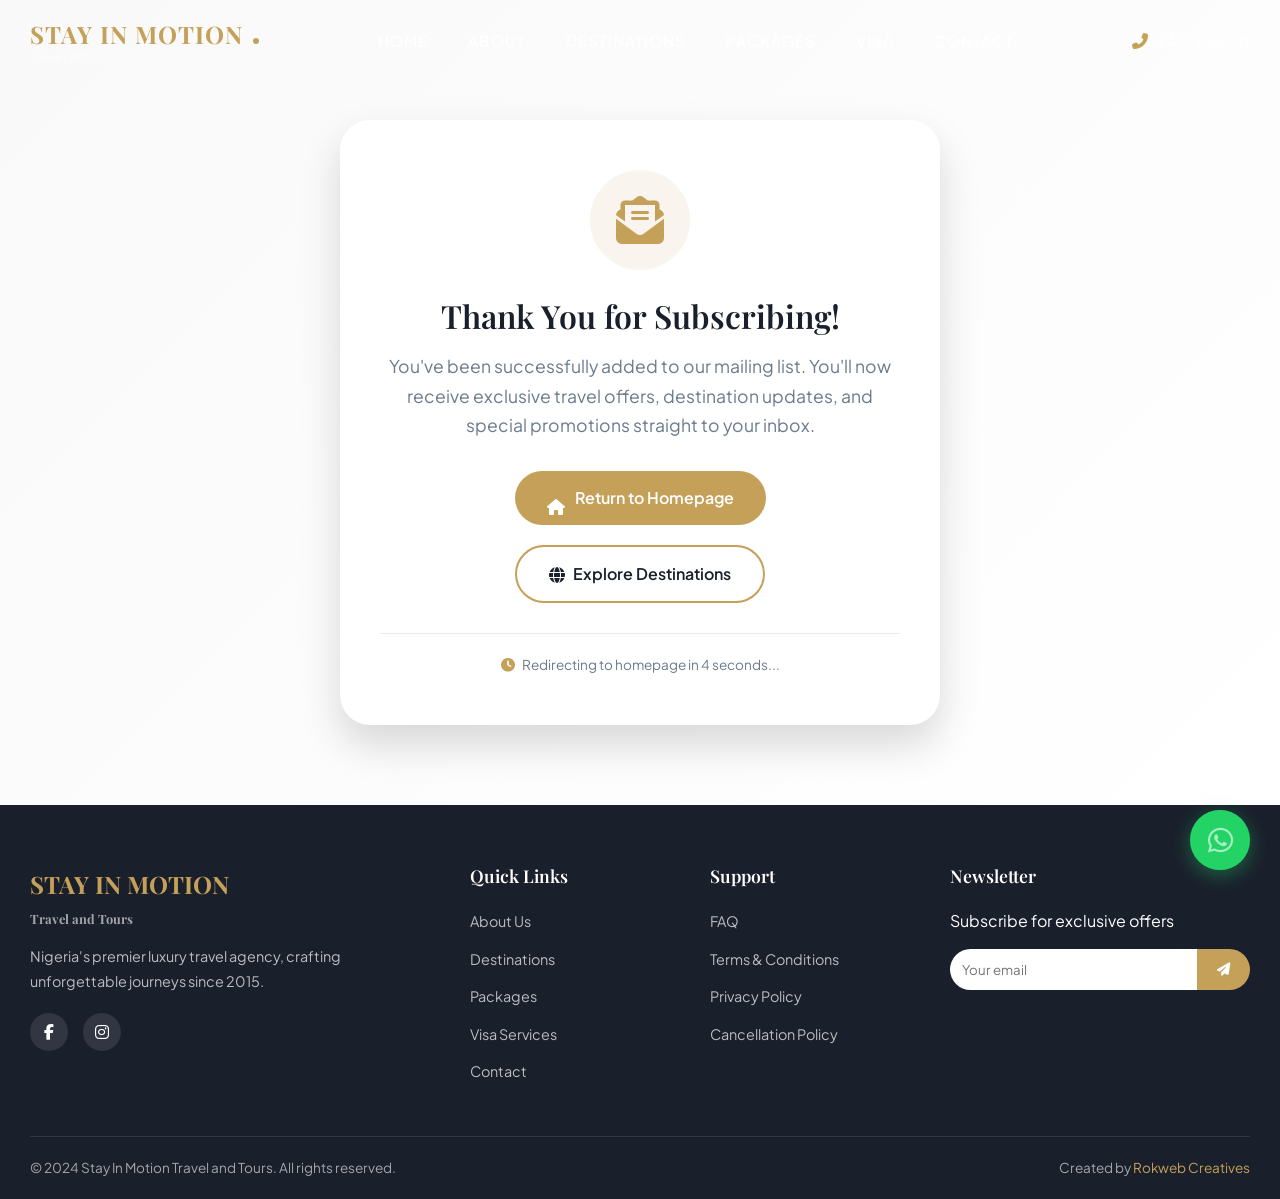
<file: thank-you.html>
<!DOCTYPE html>
<html lang="en">
<head>
    <meta charset="UTF-8">
    <meta name="viewport" content="width=device-width, initial-scale=1.0, viewport-fit=cover">
    <title>Thank You | Stay In Motion Travel and Tours</title>
    <meta name="description" content="Thank you for subscribing to Stay In Motion Travel and Tours newsletter. You'll receive exclusive travel offers and updates.">
    <meta name="theme-color" content="#C5A059">
    
    <!-- Fonts -->
    <link rel="preconnect" href="https://fonts.googleapis.com">
    <link rel="preconnect" href="https://fonts.gstatic.com" crossorigin>
    <link href="https://fonts.googleapis.com/css2?family=Playfair+Display:wght@400;500;600;700;800&family=Plus+Jakarta+Sans:wght@300;400;500;600;700;800&display=swap" rel="stylesheet">
    
    <!-- Icons -->
    <link rel="stylesheet" href="https://cdnjs.cloudflare.com/ajax/libs/font-awesome/6.4.0/css/all.min.css">
    
    <!-- Custom CSS -->
    <link rel="stylesheet" href="css/style.css">
    <link rel="stylesheet" href="css/thank-you.css">
</head>
<body>
    <!-- PREMIUM LOADER -->
    <div class="loader">
        <div class="loader-content">
            <div class="loader-logo">SIM</div>
            <div class="loader-bar"></div>
        </div>
    </div>

    <!-- NAVIGATION -->
    <nav class="navbar">
        <div class="nav-container">
            <a href="index.html" class="logo">
                <div class="logo-wrapper">
                    <span class="logo-main">STAY IN MOTION</span>
                    <span class="logo-sub">Travel and Tours</span>
                </div>
                <span class="logo-dot"></span>
            </a>
            
            <ul class="nav-menu">
                <li><a href="index.html">Home</a></li>
                <li><a href="about.html">About</a></li>
                <li><a href="destinations.html">Destinations</a></li>
                <li><a href="packages.html">Packages</a></li>
                <li><a href="visa.html">Visa</a></li>
                <li><a href="contact.html">Contact</a></li>
            </ul>
            
            <div class="nav-right">
                <a href="tel:+2348053652978" class="nav-phone">
                    <i class="fas fa-phone-alt"></i>
                    <span>24/7 Support</span>
                </a>
                <div class="hamburger">
                    <span></span>
                    <span></span>
                    <span></span>
                </div>
            </div>
        </div>
    </nav>

    <!-- THANK YOU SECTION -->
    <section class="thank-you-section">
        <div class="container">
            <div class="thank-you-card">
                <div class="thank-you-icon">
                    <i class="fas fa-envelope-open-text"></i>
                </div>
                <h1>Thank You for Subscribing!</h1>
                <p>You've been successfully added to our mailing list. You'll now receive exclusive travel offers, destination updates, and special promotions straight to your inbox.</p>
                
                <div class="thank-you-buttons">
                    <a href="index.html" class="btn btn-primary">
                        <i class="fas fa-home"></i> Return to Homepage
                    </a>
                    <a href="destinations.html" class="btn btn-outline-light">
                        <i class="fas fa-globe"></i> Explore Destinations
                    </a>
                </div>
                
                <div class="redirect-timer">
                    <i class="fas fa-clock"></i> Redirecting to homepage in <span id="countdown">5</span> seconds...
                </div>
            </div>
        </div>
    </section>

    <!-- FOOTER -->
    <footer class="footer">
        <div class="container">
            <div class="footer-grid">
                <div>
                    <div class="footer-logo">STAY IN MOTION<span class="footer-logo-sub">Travel and Tours</span></div>
                    <p class="footer-text">Nigeria's premier luxury travel agency, crafting unforgettable journeys since 2015.</p>
                    <div class="social-links">
                        <a href="#"><i class="fab fa-facebook-f"></i></a>
                        <a href="#"><i class="fab fa-instagram"></i></a>
                    </div>
                </div>
                
                <div class="footer-col">
                    <h4>Quick Links</h4>
                    <ul>
                        <li><a href="about.html">About Us</a></li>
                        <li><a href="destinations.html">Destinations</a></li>
                        <li><a href="packages.html">Packages</a></li>
                        <li><a href="visa.html">Visa Services</a></li>
                        <li><a href="contact.html">Contact</a></li>
                    </ul>
                </div>
                
                <div class="footer-col">
                    <h4>Support</h4>
                    <ul>
                        <li><a href="faq.html">FAQ</a></li>
                        <li><a href="terms.html">Terms & Conditions</a></li>
                        <li><a href="privacy.html">Privacy Policy</a></li>
                        <li><a href="cancellation.html">Cancellation Policy</a></li>
                    </ul>
                </div>
                
                <div class="footer-col">
                    <h4>Newsletter</h4>
                    <p>Subscribe for exclusive offers</p>
                    <form class="newsletter-form" action="https://formsubmit.co/stayinmotionenterprise@gmail.com" method="POST">
                        <input type="email" name="email" placeholder="Your email" required>
                        <input type="hidden" name="_captcha" value="false">
                        <input type="hidden" name="_subject" value="New Newsletter Subscriber!">
                        <input type="hidden" name="_next" value="https://yourwebsite.com/thank-you.html">
                        <input type="hidden" name="_autoresponse" value="Thank you for subscribing to Stay In Motion Travel and Tours! You'll receive our latest travel updates and exclusive offers.">
                        <button type="submit"><i class="fas fa-paper-plane"></i></button>
                    </form>
                </div>
            </div>
            
            <div class="footer-bottom">
                <p>&copy; 2024 Stay In Motion Travel and Tours. All rights reserved.</p>
                <p>Created by <a href="https://wa.me/2348026641531?text=Hello%20Rokweb%20Creatives" target="_blank" class="credit-link">Rokweb Creatives</a></p>
            </div>
        </div>
    </footer>

    <!-- BACK TO TOP -->
    <button class="back-to-top"><i class="fas fa-arrow-up"></i></button>

    <!-- FLOATING WHATSAPP -->
    <a href="https://wa.me/2348026641531?text=Hello%20Stay%20In%20Motion%2C%20I%20just%20subscribed%20to%20your%20newsletter." class="floating-whatsapp" target="_blank"><i class="fab fa-whatsapp"></i><span class="pulse"></span></a>

    <script src="js/script.js"></script>
    <script>
        // Countdown timer for auto-redirect
        let seconds = 5;
        const countdownElement = document.getElementById('countdown');
        
        const timer = setInterval(() => {
            seconds--;
            if (countdownElement) {
                countdownElement.textContent = seconds;
            }
            if (seconds <= 0) {
                clearInterval(timer);
                window.location.href = 'index.html';
            }
        }, 1000);
        
        // Loader
        setTimeout(() => {
            const loader = document.querySelector('.loader');
            if (loader) loader.classList.add('hidden');
        }, 1000);
        
        // Navbar scroll effect
        const navbar = document.querySelector('.navbar');
        window.addEventListener('scroll', () => {
            if (window.scrollY > 100) {
                navbar.classList.add('scrolled');
            } else {
                navbar.classList.remove('scrolled');
            }
        });
        
        // Mobile menu
        const hamburger = document.querySelector('.hamburger');
        const navMenu = document.querySelector('.nav-menu');
        if (hamburger) {
            hamburger.addEventListener('click', () => {
                hamburger.classList.toggle('active');
                navMenu.classList.toggle('active');
            });
        }
    </script>
</body>
</html>
</file>
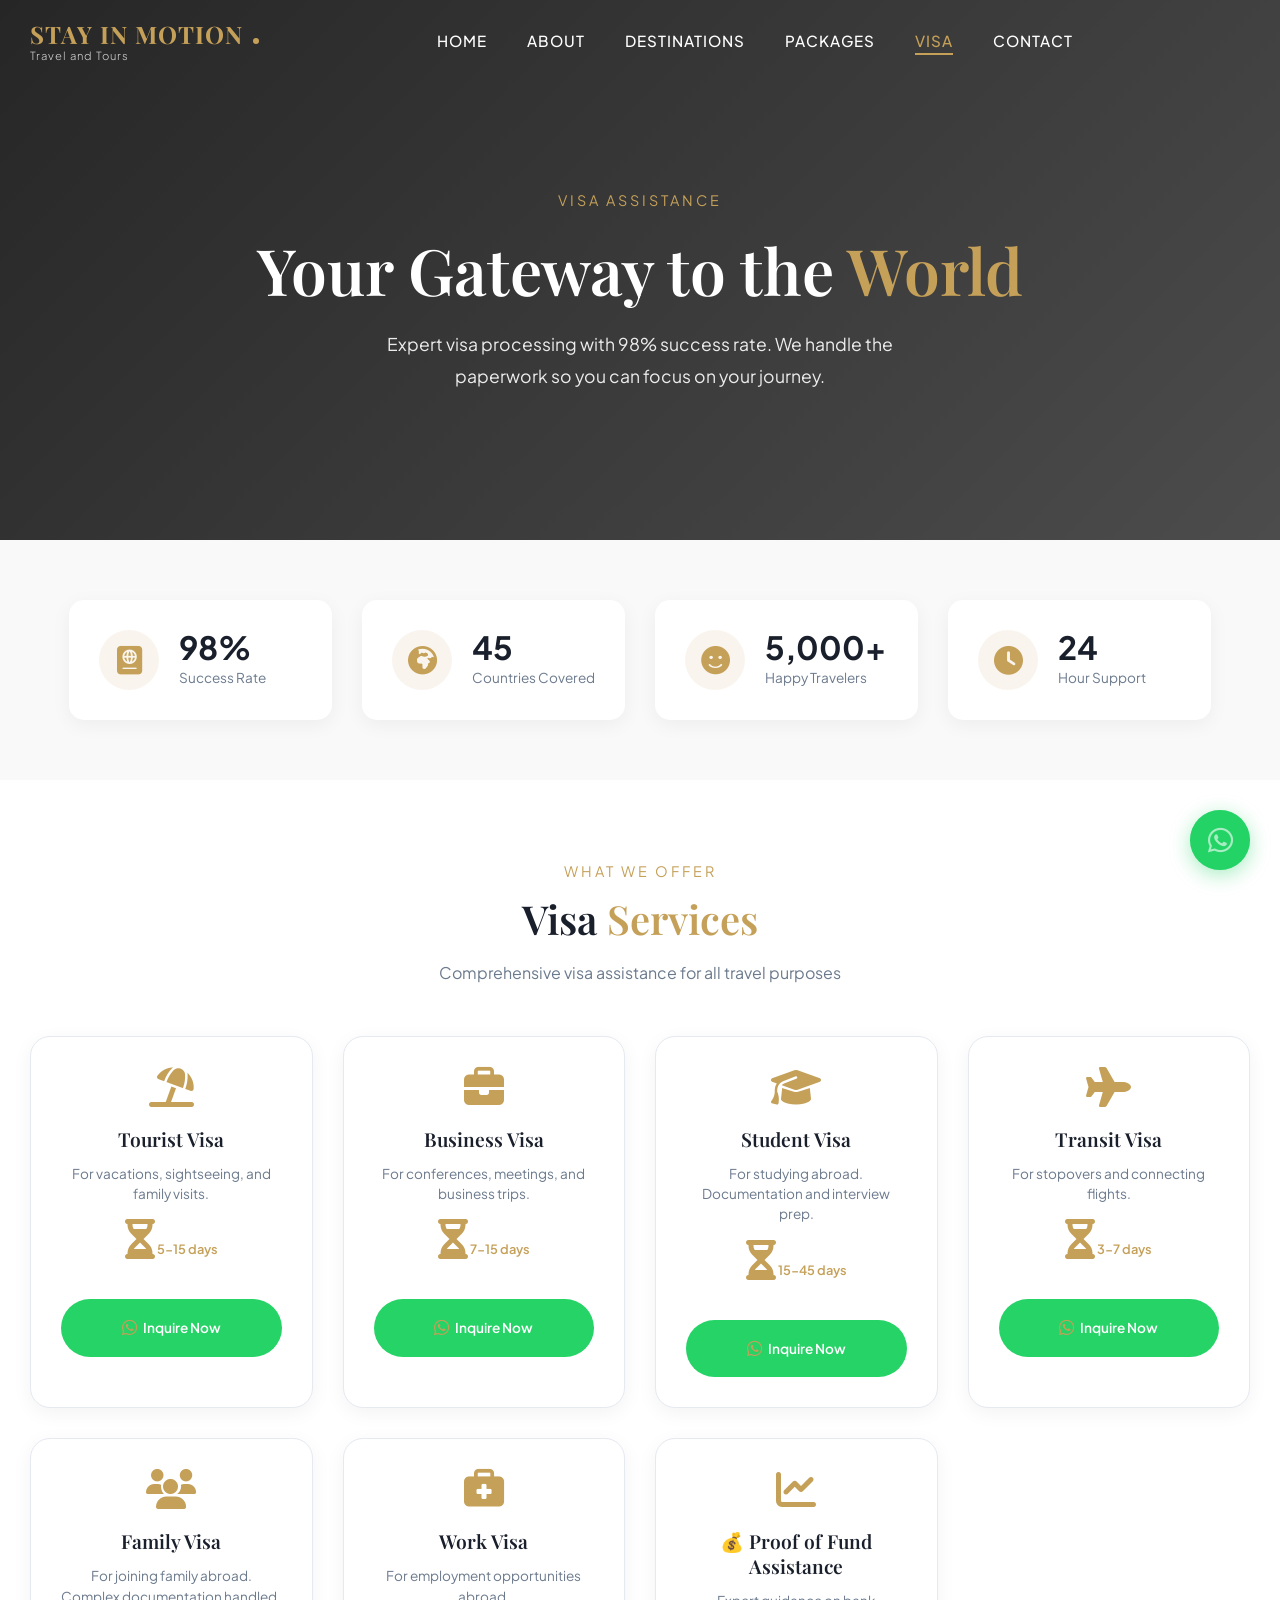
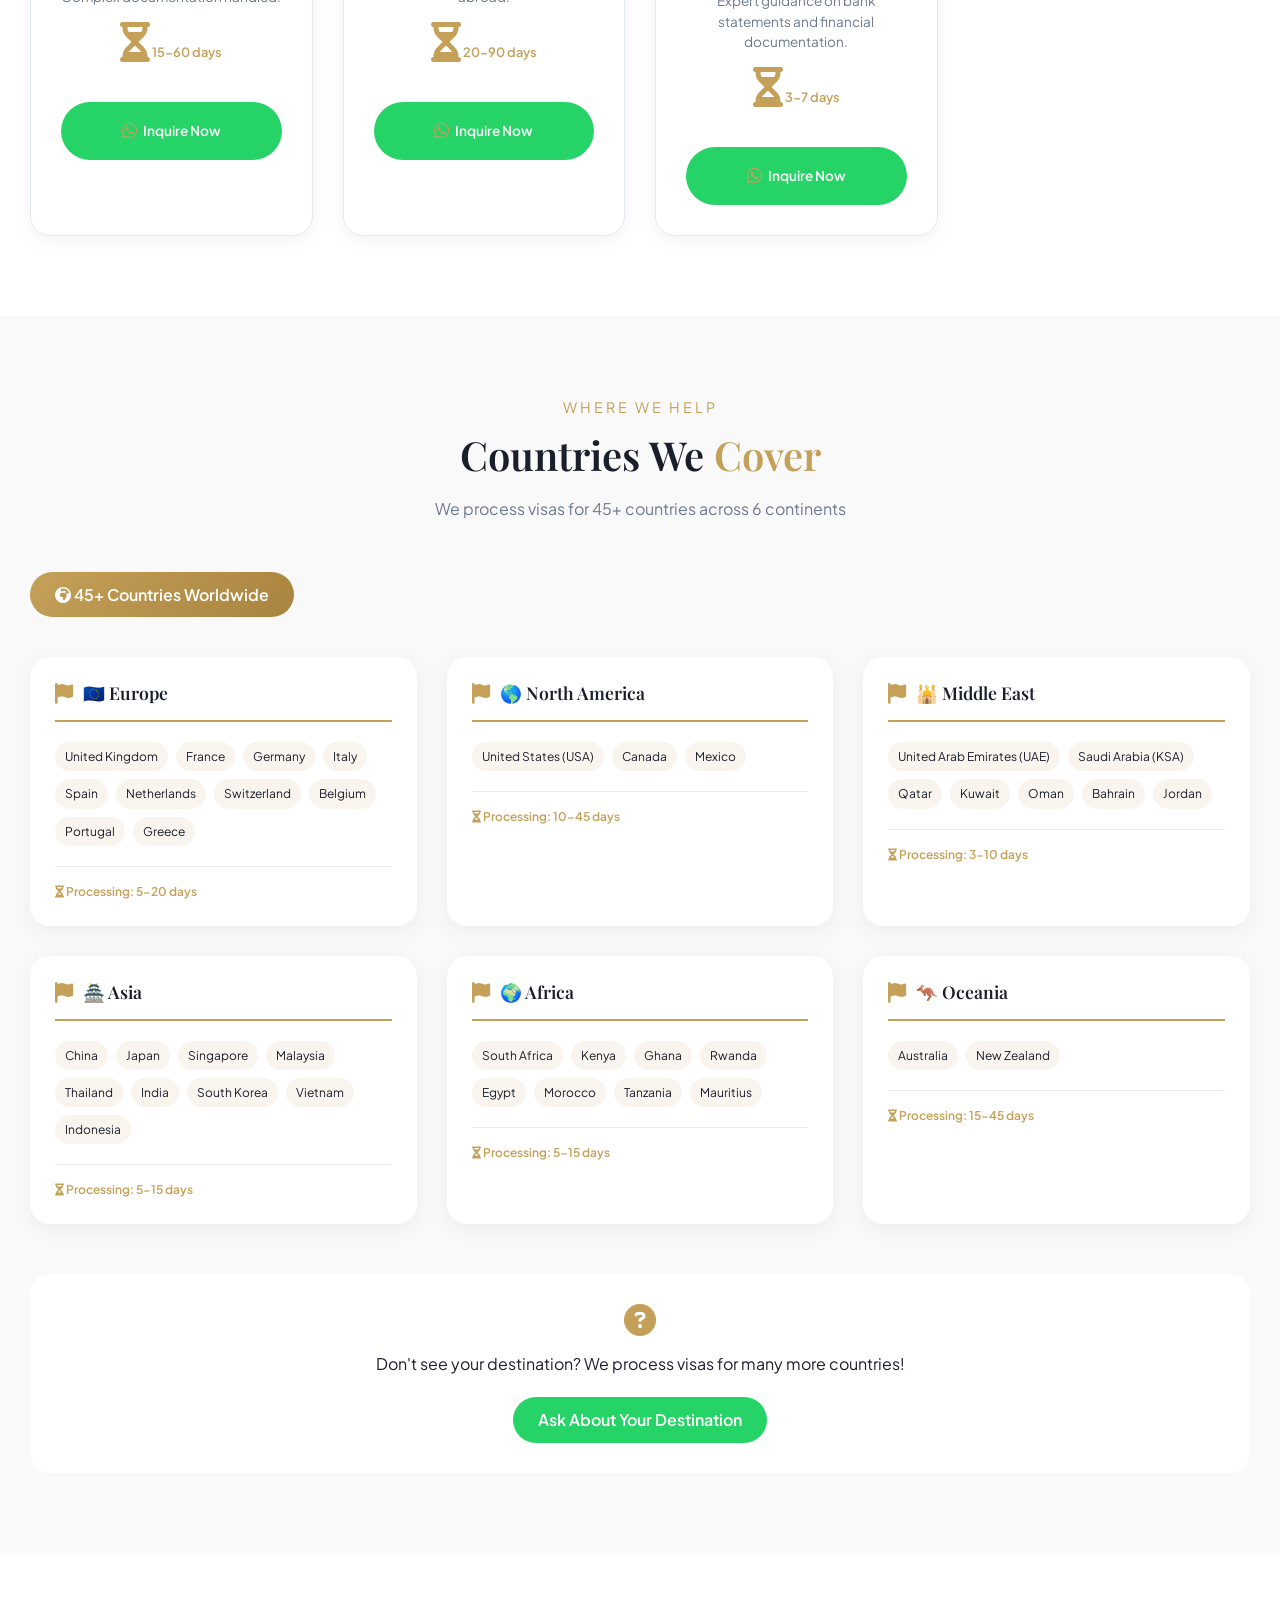
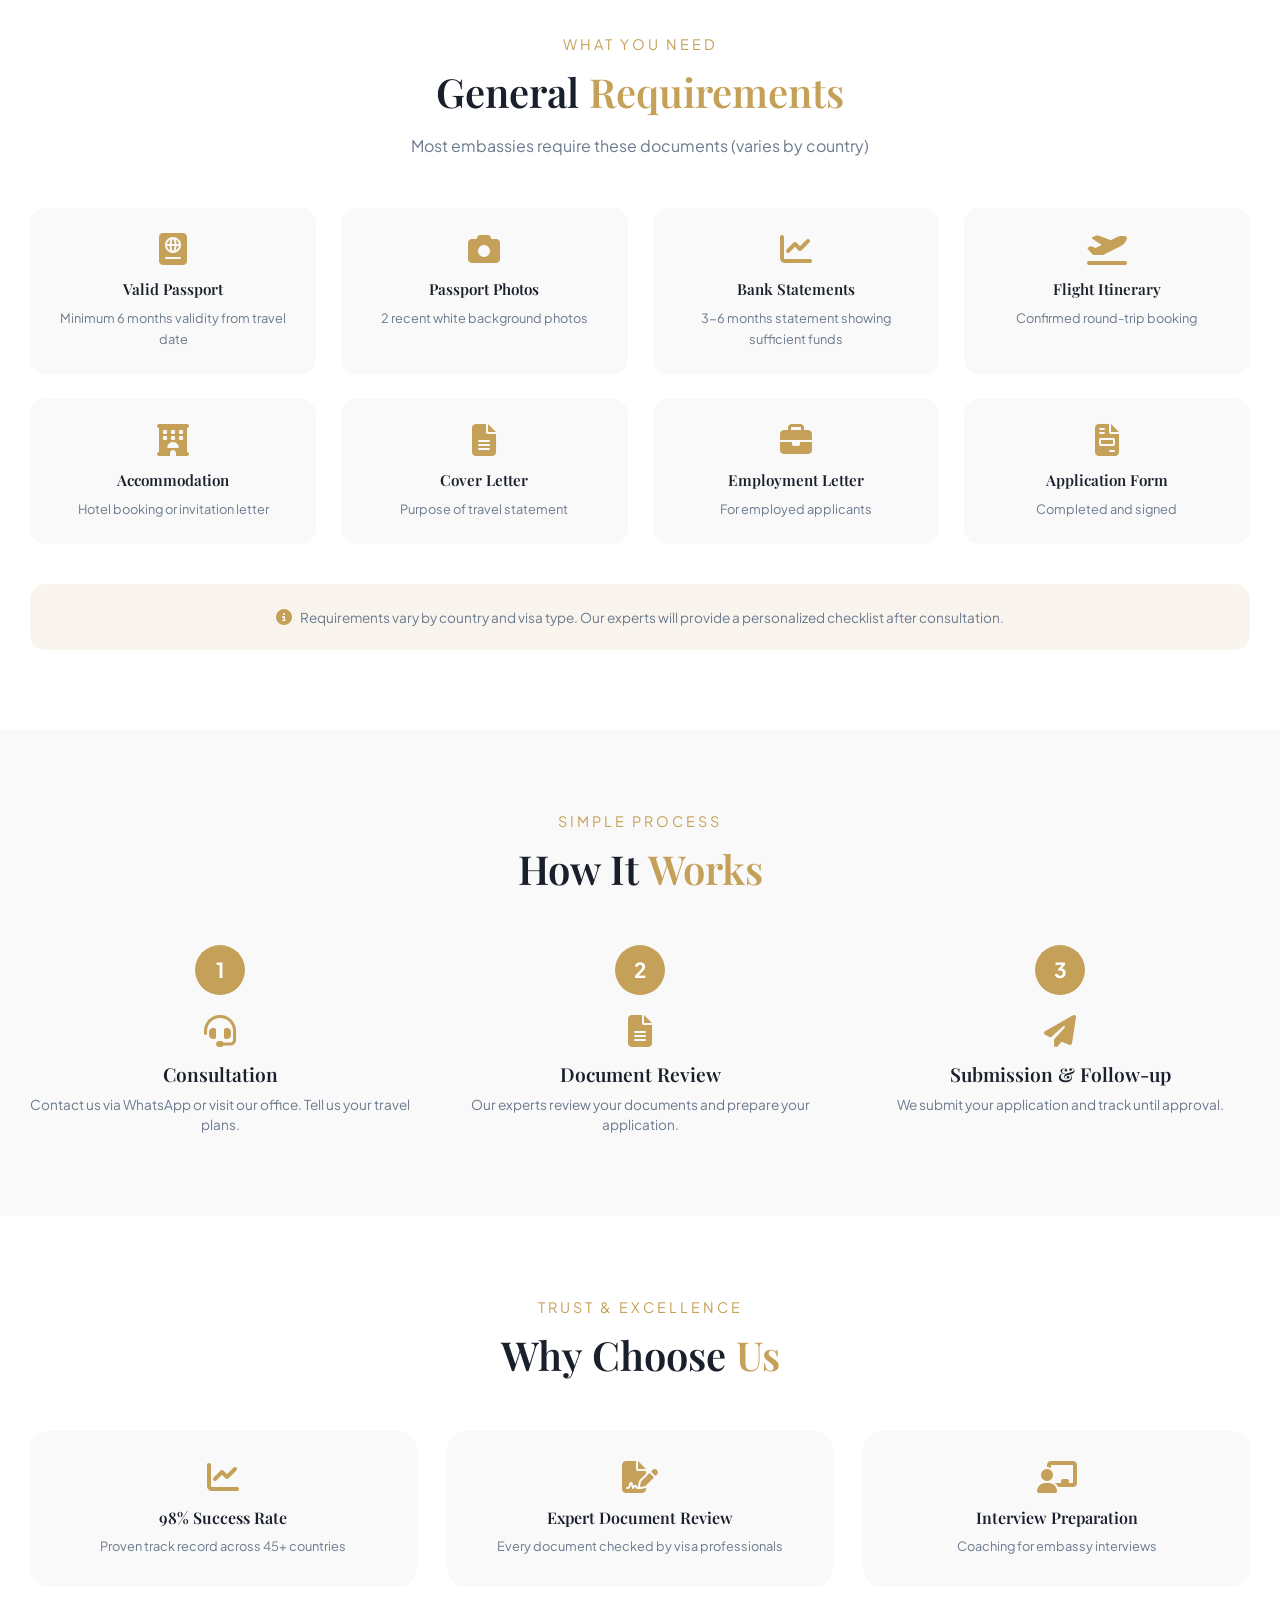
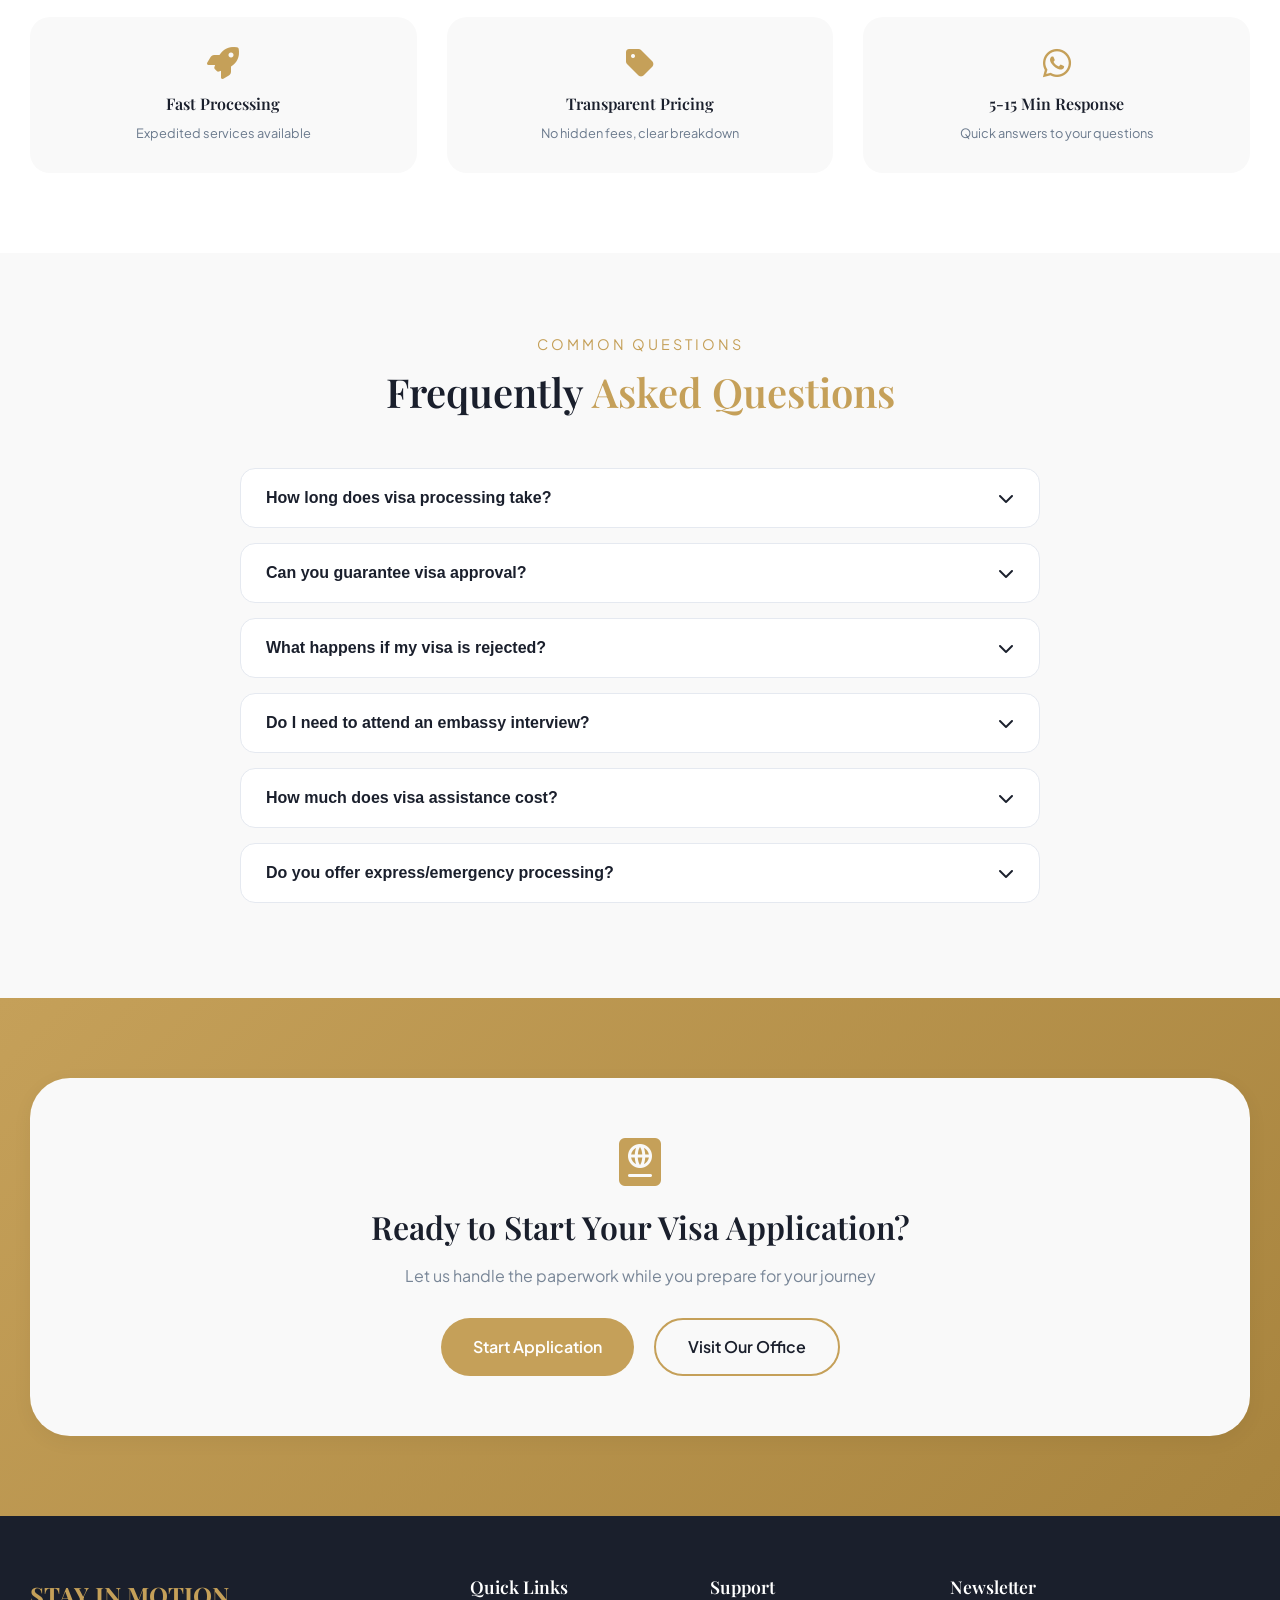
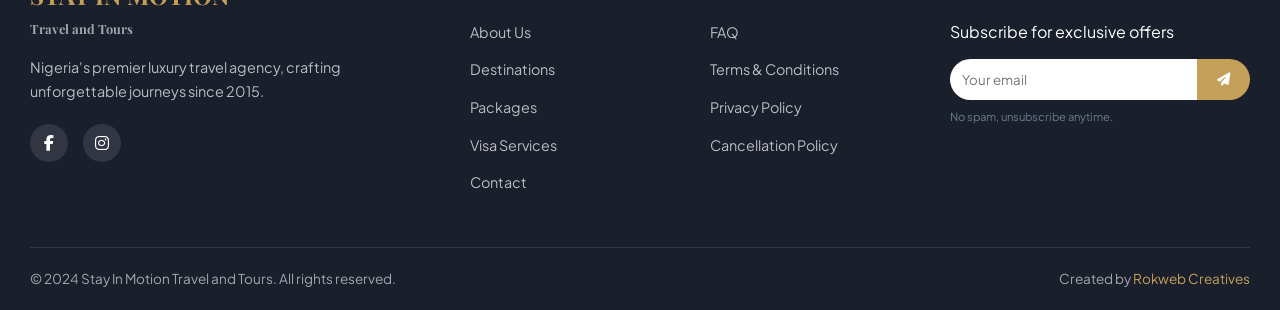
<file: visa.html>
<!DOCTYPE html>
<html lang="en">
<head>
    <meta charset="UTF-8">
    <meta name="viewport" content="width=device-width, initial-scale=1.0, viewport-fit=cover">
    <title>Visa Assistance | Stay In Motion Travel and Tours</title>
    <meta name="description" content="Professional visa assistance with 98% success rate. We handle UK, USA, Canada, Schengen, UAE and 45+ countries.">
    <meta name="theme-color" content="#C5A059">
    
    <link rel="preconnect" href="https://fonts.googleapis.com">
    <link rel="preconnect" href="https://fonts.gstatic.com" crossorigin>
    <link href="https://fonts.googleapis.com/css2?family=Playfair+Display:wght@400;500;600;700;800&family=Plus+Jakarta+Sans:wght@300;400;500;600;700;800&display=swap" rel="stylesheet">
    <link rel="stylesheet" href="https://cdnjs.cloudflare.com/ajax/libs/font-awesome/6.4.0/css/all.min.css">
    <link rel="stylesheet" href="css/style.css">
</head>
<body>
    <div class="loader"><div class="loader-content"><div class="loader-logo">SIM</div><div class="loader-bar"></div></div></div>

    <nav class="navbar">
        <div class="nav-container">
            <a href="index.html" class="logo"><div class="logo-wrapper"><span class="logo-main">STAY IN MOTION</span><span class="logo-sub">Travel and Tours</span></div><span class="logo-dot"></span></a>
            <ul class="nav-menu">
                <li class="close-menu"><i class="fas fa-times"></i></li>
                <li><a href="index.html">Home</a></li>
                <li><a href="about.html">About</a></li>
                <li><a href="destinations.html">Destinations</a></li>
                <li><a href="packages.html">Packages</a></li>
                <li><a href="visa.html" class="active">Visa</a></li>
                <li><a href="contact.html">Contact</a></li>
            </ul>
            <div class="nav-right">
                <div class="hamburger"><span></span><span></span><span></span></div>
            </div>
        </div>
    </nav>

    <section class="visa-hero" style="background-image: url('https://images.pexels.com/photos/2166553/pexels-photo-2166553.jpeg?auto=compress&cs=tinysrgb&w=1920');">
        <div class="visa-hero-overlay"></div>
        <div class="container"><div class="visa-hero-content"><span class="visa-hero-subtitle">Visa Assistance</span><h1 class="visa-hero-title">Your Gateway to the <span>World</span></h1><p class="visa-hero-text">Expert visa processing with 98% success rate. We handle the paperwork so you can focus on your journey.</p></div></div>
    </section>

    <section class="visa-stats"><div class="container"><div class="visa-stats-wrapper" id="visaStatsContainer"></div></div></section>

    <section class="visa-services"><div class="container"><div class="section-header center"><span class="section-subtitle">What We Offer</span><h2 class="section-title">Visa <span>Services</span></h2><p class="section-description">Comprehensive visa assistance for all travel purposes</p></div><div class="visa-services-grid" id="visaServicesContainer"></div></div></section>

    <section class="visa-countries"><div class="container"><div class="section-header center"><span class="section-subtitle">Where We Help</span><h2 class="section-title">Countries We <span>Cover</span></h2><p class="section-description">We process visas for 45+ countries across 6 continents</p></div><div class="countries-badge"><i class="fas fa-globe-africa"></i> 45+ Countries Worldwide</div><div class="countries-regions" id="countriesContainer"></div><div class="countries-cta"><i class="fas fa-question-circle"></i><p>Don't see your destination? We process visas for many more countries!</p><a href="https://wa.me/2348026641531?text=Hello%20Stay%20In%20Motion%2C%20I%20want%20to%20know%20if%20you%20process%20visas%20for%20[COUNTRY]." class="btn-country-inquiry" target="_blank"> Ask About Your Destination</a></div></div></section>

    <section class="visa-requirements"><div class="container"><div class="section-header center"><span class="section-subtitle">What You Need</span><h2 class="section-title">General <span>Requirements</span></h2><p class="section-description">Most embassies require these documents (varies by country)</p></div><div class="requirements-grid" id="requirementsContainer"></div><div class="requirements-note"><i class="fas fa-info-circle"></i><p>Requirements vary by country and visa type. Our experts will provide a personalized checklist after consultation.</p></div></div></section>

    <section class="visa-how-it-works"><div class="container"><div class="section-header center"><span class="section-subtitle">Simple Process</span><h2 class="section-title">How It <span>Works</span></h2></div><div class="steps-container" id="stepsContainer"></div></div></section>

    <section class="visa-why-choose"><div class="container"><div class="section-header center"><span class="section-subtitle">Trust & Excellence</span><h2 class="section-title">Why Choose <span>Us</span></h2></div><div class="why-grid" id="whyChooseContainer"></div></div></section>

    <section class="visa-faq"><div class="container"><div class="section-header center"><span class="section-subtitle">Common Questions</span><h2 class="section-title">Frequently <span>Asked Questions</span></h2></div><div class="faq-grid" id="faqContainer"></div></div></section>

    <section class="visa-cta"><div class="container"><div class="cta-wrapper"><i class="fas fa-passport"></i><h2>Ready to Start Your Visa Application?</h2><p>Let us handle the paperwork while you prepare for your journey</p><div class="cta-buttons"><a href="https://wa.me/2348026641531?text=Hello%20Stay%20In%20Motion%2C%20I%20need%20visa%20assistance." class="btn btn-primary" target="_blank"> Start Application</a><a href="contact.html" class="btn btn-outline-light">Visit Our Office</a></div></div></div></section>

   <!-- FOOTER -->
<footer class="footer">
    <div class="container">
        <div class="footer-grid">
            <div>
                <div class="footer-logo">STAY IN MOTION<span class="footer-logo-sub">Travel and Tours</span></div>
                <p class="footer-text">Nigeria's premier luxury travel agency, crafting unforgettable journeys since 2015.</p>
                <div class="social-links">
                    <a href="#"><i class="fab fa-facebook-f"></i></a>
                    <a href="#"><i class="fab fa-instagram"></i></a>
                </div>
            </div>
            
            <div class="footer-col">
                <h4>Quick Links</h4>
                <ul>
                    <li><a href="about.html">About Us</a></li>
                    <li><a href="destinations.html">Destinations</a></li>
                    <li><a href="packages.html">Packages</a></li>
                    <li><a href="visa.html">Visa Services</a></li>
                    <li><a href="contact.html">Contact</a></li>
                </ul>
            </div>
            
            <div class="footer-col">
                <h4>Support</h4>
                <ul>
                    <li><a href="faq.html">FAQ</a></li>
                    <li><a href="terms.html">Terms & Conditions</a></li>
                    <li><a href="privacy.html">Privacy Policy</a></li>
                    <li><a href="cancellation.html">Cancellation Policy</a></li>
                </ul>
            </div>
            
            <div class="footer-col">
                <h4>Newsletter</h4>
                <p>Subscribe for exclusive offers</p>
                <form class="newsletter-form" action="https://formsubmit.co/stayinmotionenterprise@gmail.com" method="POST">
                    <input type="email" name="email" placeholder="Your email" required>
                    <input type="hidden" name="_captcha" value="false">
                    <input type="hidden" name="_subject" value="New Newsletter Subscriber!">
                    <input type="hidden" name="_next" value="thank-you.html">
                    <input type="hidden" name="_autoresponse" value="Thank you for subscribing to Stay In Motion Travel and Tours! You'll receive our latest travel updates and exclusive offers.">
                    <button type="submit"><i class="fas fa-paper-plane"></i></button>
                </form>
                <p style="font-size: 0.7rem; margin-top: 8px; color: var(--gray);">No spam, unsubscribe anytime.</p>
            </div>
        </div>
        
        <div class="footer-bottom">
            <p>&copy; 2024 Stay In Motion Travel and Tours. All rights reserved.</p>
            <p>Created by <a href="https://wa.me/2349074272243?text=Hello%20Rokweb%20Creatives%2C%20I%20would%20like%20to%20build%20a%20professional%20website%20for%20my%20business.%20Kindly%20share%20your%20process%2C%20pricing%2C%20and%20timeline." target="_blank" class="credit-link">Rokweb Creatives</a></p>
        </div>
    </div>
</footer>

    <button class="back-to-top"><i class="fas fa-arrow-up"></i></button>
    <a href="https://wa.me/2348026641531?text=Hello%20Stay%20In%20Motion%2C%20I%20need%20visa%20assistance." class="floating-whatsapp" target="_blank"><i class="fab fa-whatsapp"></i><span class="pulse"></span></a>

    <script src="js/script.js"></script>
    <script src="js/visa.js"></script>
</body>
</html>
</file>
<file: css/style.css>
/* ========== CSS VARIABLES ========== */
:root {
    --primary: #C5A059;
    --primary-dark: #A8843E;
    --secondary: #2C3E50;
    --dark: #1A1F2C;
    --light: #F9F9F9;
    --white: #FFFFFF;
    --gray: #6B7A8D;
    --light-gray: #E5E9F0;
    --success: #27AE60;
    --shadow-sm: 0 5px 20px rgba(0,0,0,0.05);
    --shadow-md: 0 10px 30px rgba(0,0,0,0.1);
    --shadow-lg: 0 20px 40px rgba(0,0,0,0.15);
    --transition: all 0.3s ease;
}

/* ========== RESET & BASE ========== */
* {
    margin: 0;
    padding: 0;
    box-sizing: border-box;
}

html {
    scroll-behavior: smooth;
}

body {
    font-family: 'Plus Jakarta Sans', sans-serif;
    color: var(--dark);
    background: var(--white);
    overflow-x: hidden;
    line-height: 1.6;
}

h1, h2, h3, h4, h5, h6 {
    font-family: 'Playfair Display', serif;
    font-weight: 600;
    line-height: 1.3;
}

.container {
    max-width: 1280px;
    margin: 0 auto;
    padding: 0 30px;
}

/* ========== LOADER ========== */
.loader {
    position: fixed;
    top: 0;
    left: 0;
    width: 100%;
    height: 100%;
    background: var(--white);
    display: flex;
    justify-content: center;
    align-items: center;
    z-index: 9999;
    transition: opacity 0.5s ease;
}

.loader.hidden {
    opacity: 0;
    pointer-events: none;
}

.loader-content {
    text-align: center;
}

.loader-logo {
    font-size: 3rem;
    font-weight: 700;
    color: var(--primary);
    margin-bottom: 20px;
    font-family: 'Playfair Display', serif;
}

.loader-bar {
    width: 200px;
    height: 2px;
    background: var(--light-gray);
    position: relative;
    overflow: hidden;
}

.loader-bar::after {
    content: '';
    position: absolute;
    top: 0;
    left: -100%;
    width: 100%;
    height: 100%;
    background: var(--primary);
    animation: load 1.5s ease infinite;
}

@keyframes load {
    100% { left: 100%; }
}

/* ========== NAVIGATION ========== */
.navbar {
    position: fixed;
    top: 0;
    left: 0;
    width: 100%;
    z-index: 1000;
    background: transparent;
    transition: var(--transition);
    padding: 20px 0;
}

.navbar.scrolled {
    background: var(--white);
    box-shadow: var(--shadow-sm);
    padding: 15px 0;
}

.nav-container {
    display: flex;
    justify-content: space-between;
    align-items: center;
    max-width: 1280px;
    margin: 0 auto;
    padding: 0 30px;
}

.logo {
    text-decoration: none;
    display: flex;
    align-items: center;
    gap: 10px;
}

.logo-wrapper {
    display: flex;
    flex-direction: column;
    line-height: 1.2;
}

.logo-main {
    font-family: 'Playfair Display', serif;
    font-size: 1.5rem;
    font-weight: 700;
    color: var(--primary);
    letter-spacing: 1px;
    transition: var(--transition);
}

.logo-sub {
    font-family: 'Plus Jakarta Sans', sans-serif;
    font-size: 0.7rem;
    color: rgba(255, 255, 255, 0.8);
    letter-spacing: 1px;
    font-weight: 300;
    transition: var(--transition);
}

.navbar.scrolled .logo-sub {
    color: rgba(0, 0, 0, 0.6);
}

.logo-dot {
    width: 6px;
    height: 6px;
    background: var(--primary);
    border-radius: 50%;
    display: inline-block;
}

.nav-menu {
    display: flex;
    gap: 40px;
    list-style: none;
}

.nav-menu a {
    text-decoration: none;
    color: var(--white);
    font-weight: 500;
    font-size: 0.95rem;
    text-transform: uppercase;
    letter-spacing: 1px;
    transition: var(--transition);
    position: relative;
}

.nav-menu a::after {
    content: '';
    position: absolute;
    bottom: -5px;
    left: 0;
    width: 0;
    height: 2px;
    background: var(--primary);
    transition: width 0.3s ease;
}

.nav-menu a:hover::after,
.nav-menu a.active::after {
    width: 100%;
}

.nav-menu a.active {
    color: var(--primary);
}

.navbar.scrolled .nav-menu a {
    color: var(--dark);
}

.nav-right {
    display: flex;
    align-items: center;
    gap: 30px;
}

.nav-phone {
    text-decoration: none;
    display: flex;
    align-items: center;
    gap: 10px;
    color: var(--white);
    transition: var(--transition);
}

.nav-phone i {
    color: var(--primary);
}

.nav-phone span {
    font-size: 0.9rem;
    font-weight: 500;
    transition: var(--transition);
}

.navbar.scrolled .nav-phone span {
    color: var(--dark);
}

.hamburger {
    display: none;
    flex-direction: column;
    gap: 6px;
    cursor: pointer;
    transform: translateY(-5px);
}

.hamburger span {
    width: 30px;
    height: 2px;
    background: var(--white);
    transition: var(--transition);
}

.navbar.scrolled .hamburger span {
    background: var(--dark);
}

/* ========== BUTTONS ========== */
.btn {
    display: inline-flex;
    align-items: center;
    gap: 10px;
    padding: 14px 32px;
    border-radius: 50px;
    font-weight: 600;
    text-decoration: none;
    transition: var(--transition);
    cursor: pointer;
    border: none;
    font-size: 1rem;
}
.btn i {
    transform: translateY(9px);
}

.btn-primary {
    background: var(--primary);
    color: var(--white);
}

.btn-primary:hover {
    background: var(--primary-dark);
    transform: translateY(-2px);
    box-shadow: var(--shadow-lg);
}

.btn-outline {
    background: transparent;
    color: var(--white);
    border: 2px solid var(--white);
}

.btn-outline:hover {
    background: var(--white);
    color: var(--dark);
}

.btn-outline-light {
    background: transparent;
    color: var(--dark);
    border: 2px solid var(--primary);
     display: inline-flex;
    align-items: center;
    gap: 8px;
}

.btn-outline-light:hover {
    background: var(--primary);
    color: var(--white);
}

.btn-outline-light:hover i {
    color: var(--white);
}
/* ========== FIX WHATSAPP ICON POSITION ========== */
.btn-outline-light i {
    transform: translateY(1px);
}
/* ========== SECTION HEADERS ========== */
.section-header {
    text-align: center;
    margin-bottom: 50px;
}

.section-header.center {
    text-align: center;
}

.section-subtitle {
    display: block;
    font-size: 0.9rem;
    text-transform: uppercase;
    letter-spacing: 3px;
    color: var(--primary);
    margin-bottom: 10px;
}

.section-title {
    font-size: 2.5rem;
    color: var(--dark);
}

.section-title span {
    color: var(--primary);
}

.section-description {
    color: var(--gray);
    max-width: 600px;
    margin: 15px auto 0;
}

.btn-link {
    color: var(--primary);
    text-decoration: none;
    font-weight: 600;
    display: inline-flex;
    align-items: center;
    gap: 8px;
    transition: var(--transition);
}

.btn-link:hover {
    gap: 12px;
}

/* ========== HERO SECTION (HOME) ========== */
.hero {
    position: relative;
    height: 100vh;
    min-height: 700px;
    overflow: hidden;
}

.hero-video {
    position: absolute;
    top: 0;
    left: 0;
    width: 100%;
    height: 100%;
    object-fit: cover;
    z-index: -2;
}

.hero-overlay {
    position: absolute;
    top: 0;
    left: 0;
    width: 100%;
    height: 100%;
    background: linear-gradient(135deg, rgba(0,0,0,0.7) 0%, rgba(0,0,0,0.4) 100%);
    z-index: -1;
}

.hero-content {
    position: relative;
    z-index: 2;
    max-width: 800px;
    margin-left: 10%;
    color: var(--white);
    top: 50%;
    transform: translateY(-50%);
}

.hero-subtitle {
    display: inline-block;
    font-size: 1rem;
    text-transform: uppercase;
    letter-spacing: 3px;
    color: var(--primary);
    margin-bottom: 20px;
}

.hero-title {
    font-size: clamp(3rem, 8vw, 5rem);
    margin-bottom: 20px;
    line-height: 1.1;
}

.hero-text {
    font-size: 1.2rem;
    margin-bottom: 40px;
    opacity: 0.9;
    max-width: 600px;
    line-height: 1.6;
}

.hero-buttons {
    display: flex;
    gap: 20px;
    flex-wrap: wrap;
}

/* ========== SEARCH SECTION ========== */
.hero-search {
    position: relative;
    margin-top: -50px;
    z-index: 20;
    padding-bottom: 40px;
}

.search-wrapper {
    background: var(--white);
    border-radius: 20px;
    box-shadow: 0 25px 50px -12px rgba(0, 0, 0, 0.25);
    padding: 30px;
    border: 1px solid rgba(197, 160, 89, 0.2);
}

.search-tabs {
    display: flex;
    gap: 10px;
    margin-bottom: 25px;
    border-bottom: 2px solid var(--light-gray);
    padding-bottom: 15px;
}

.tab-btn {
    padding: 10px 28px;
    border: none;
    background: transparent;
    font-weight: 600;
    color: var(--gray);
    cursor: pointer;
    transition: var(--transition);
    display: flex;
    align-items: center;
    gap: 8px;
    font-size: 1rem;
}

.tab-btn i {
    color: var(--primary);
}

.tab-btn.active {
    color: var(--primary);
    position: relative;
}

.tab-btn.active::after {
    content: '';
    position: absolute;
    bottom: -17px;
    left: 0;
    width: 100%;
    height: 3px;
    background: var(--primary);
}

.search-form {
    display: none;
}

.search-form.active {
    display: block;
}

.form-row {
    display: grid;
    grid-template-columns: 2fr 2fr 1.5fr 1.5fr 1.5fr auto;
    gap: 15px;
    align-items: end;
}

.form-group {
    display: flex;
    flex-direction: column;
    gap: 8px;
}

.form-group label {
    font-size: 0.8rem;
    font-weight: 600;
    text-transform: uppercase;
    color: var(--gray);
    letter-spacing: 0.5px;
    display: flex;
    align-items: center;
    gap: 5px;
}

.form-group label i {
    color: var(--primary);
}

.form-group input,
.form-group select {
    padding: 12px 15px;
    border: 1px solid var(--light-gray);
    border-radius: 12px;
    font-family: inherit;
    transition: var(--transition);
    width: 100%;
    font-size: 0.95rem;
}

.form-group input:focus,
.form-group select:focus {
    outline: none;
    border-color: var(--primary);
}

.search-btn {
    padding: 12px 25px;
    background: var(--primary);
    color: var(--white);
    border: none;
    border-radius: 12px;
    font-weight: 600;
    cursor: pointer;
    display: flex;
    align-items: center;
    gap: 10px;
    transition: var(--transition);
    height: 48px;
}

.search-btn:hover {
    background: var(--primary-dark);
    transform: translateY(-2px);
}

/* ========== DESTINATIONS (HOME) ========== */
.destinations {
    padding: 80px 0;
}

.destinations-header {
    display: flex;
    justify-content: space-between;
    align-items: flex-end;
    margin-bottom: 40px;
    flex-wrap: wrap;
    gap: 20px;
}

.destinations-grid {
    display: grid;
    grid-template-columns: 1.5fr 1fr 1fr;
    grid-auto-rows: 280px;
    gap: 20px;
}

.destination-card {
    position: relative;
    border-radius: 20px;
    overflow: hidden;
    cursor: pointer;
}

.destination-card.large {
    grid-row: span 2;
    height: 100%;
}

.destination-card img {
    width: 100%;
    height: 100%;
    object-fit: cover;
    transition: transform 0.4s ease;
}

.destination-card:hover img {
    transform: scale(1.05);
}

.destination-overlay {
    position: absolute;
    bottom: 0;
    left: 0;
    right: 0;
    padding: 30px;
    background: linear-gradient(to top, rgba(0,0,0,0.8), transparent);
    color: var(--white);
}

.destination-badge {
    display: inline-block;
    background: var(--primary);
    padding: 5px 12px;
    border-radius: 30px;
    font-size: 0.7rem;
    font-weight: 600;
    margin-bottom: 10px;
}

.destination-overlay h3 {
    font-size: 1.5rem;
    margin-bottom: 5px;
}

.destination-overlay p {
    font-size: 0.85rem;
    opacity: 0.9;
    margin-bottom: 10px;
}

.btn-destination {
    display: inline-block;
    background: var(--white);
    color: var(--dark);
    padding: 8px 20px;
    border-radius: 30px;
    text-decoration: none;
    font-size: 0.8rem;
    font-weight: 600;
    margin-top: 10px;
    transition: var(--transition);
}

.btn-destination:hover {
    background: var(--primary);
    color: var(--white);
}

/* ========== STATS ========== */
.stats {
    padding: 60px 0;
    background: var(--light);
}

.stats-grid {
    display: grid;
    grid-template-columns: repeat(4, 1fr);
    gap: 30px;
}

.stat-item {
    background: var(--white);
    padding: 30px;
    border-radius: 15px;
    display: flex;
    align-items: center;
    gap: 20px;
    box-shadow: var(--shadow-sm);
}

.stat-icon {
    width: 60px;
    height: 60px;
    background: rgba(197, 160, 89, 0.1);
    border-radius: 50%;
    display: flex;
    align-items: center;
    justify-content: center;
}

.stat-icon i {
    font-size: 1.8rem;
    color: var(--primary);
}

.stat-number {
    font-size: 2rem;
    font-weight: 700;
    color: var(--dark);
    line-height: 1;
}

.stat-label {
    font-size: 0.85rem;
    color: var(--gray);
}

/* ========== PACKAGES (HOME) ========== */
.packages {
    padding: 80px 0;
}

.packages-grid {
    display: grid;
    grid-template-columns: repeat(3, 1fr);
    gap: 30px;
    margin-top: 40px;
}

.package-card {
    background: var(--white);
    border-radius: 20px;
    overflow: hidden;
    box-shadow: var(--shadow-sm);
    transition: var(--transition);
    position: relative;
    border: 1px solid var(--light-gray);
}

.package-card.featured {
    border: 2px solid var(--primary);
    box-shadow: var(--shadow-md);
}

.package-card:hover {
    transform: translateY(-5px);
    box-shadow: var(--shadow-lg);
}

.package-badge {
    position: absolute;
    top: 15px;
    right: 15px;
    background: linear-gradient(135deg, #F1C40F, #F39C12);
    color: var(--dark);
    padding: 6px 14px;
    border-radius: 30px;
    font-size: 0.75rem;
    font-weight: 600;
    z-index: 2;
    box-shadow: 0 2px 8px rgba(0,0,0,0.2);
}

.package-card img {
    width: 100%;
    height: 220px;
    object-fit: cover;
}

.package-content {
    padding: 20px;
}

.package-content h3 {
    font-size: 1.3rem;
    margin-bottom: 10px;
}

.package-meta {
    display: flex;
    gap: 15px;
    margin-bottom: 12px;
    font-size: 0.85rem;
    color: var(--gray);
}

.package-meta i {
    color: var(--primary);
    margin-right: 5px;
}

.package-description {
    color: var(--gray);
    font-size: 0.9rem;
    margin-bottom: 15px;
    line-height: 1.5;
}

.btn-package {
    display: inline-block;
    background: #25D366;
    color: var(--white);
    padding: 10px 20px;
    border-radius: 50px;
    text-decoration: none;
    font-weight: 600;
    font-size: 0.85rem;
    transition: var(--transition);
    width: 100%;
    text-align: center;
}

.btn-package:hover {
    background: #128C7E;
    transform: translateY(-2px);
}

/* ========== WHY CHOOSE US ========== */
.why-choose {
    padding: 80px 0;
    background: var(--light);
}

.why-wrapper {
    display: grid;
    grid-template-columns: 1fr 1fr;
    gap: 50px;
    align-items: center;
}

.features-list {
    display: flex;
    flex-direction: column;
    gap: 20px;
}

.feature-item {
    display: flex;
    align-items: center;
    gap: 15px;
}

.feature-icon i {
    font-size: 1.5rem;
    color: var(--primary);
}

.feature-text h4 {
    font-size: 1.1rem;
    margin-bottom: 5px;
}

.feature-text p {
    color: var(--gray);
    font-size: 0.85rem;
}

.ceo-section {
    text-align: center;
    background: var(--white);
    padding: 30px;
    border-radius: 30px;
    box-shadow: var(--shadow-sm);
}

.ceo-image {
    width: 120px;
    height: 120px;
    border-radius: 50%;
    object-fit: cover;
    margin-bottom: 20px;
    border: 3px solid var(--primary);
}

.ceo-quote {
    font-style: italic;
    font-size: 1rem;
    color: var(--gray);
    margin-bottom: 15px;
    line-height: 1.6;
}

.ceo-name {
    font-weight: 700;
    color: var(--dark);
    margin-bottom: 5px;
}

.ceo-title {
    font-size: 0.8rem;
    color: var(--gray);
    margin-bottom: 15px;
}

.experience-badge {
    display: inline-flex;
    align-items: center;
    gap: 8px;
    background: linear-gradient(135deg, var(--primary), var(--primary-dark));
    color: var(--white);
    padding: 8px 20px;
    border-radius: 50px;
    font-size: 0.85rem;
    font-weight: 600;
}

/* ========== TESTIMONIALS ========== */
.testimonials {
    padding: 80px 0;
}

.testimonials-slider {
    max-width: 800px;
    margin: 0 auto;
    position: relative;
    min-height: 300px;
}

.testimonial-card {
    position: absolute;
    top: 0;
    left: 0;
    width: 100%;
    opacity: 0;
    visibility: hidden;
    transition: opacity 0.4s ease;
    background: var(--light);
    padding: 40px;
    border-radius: 30px;
    text-align: center;
}

.testimonial-card.active {
    opacity: 1;
    visibility: visible;
    position: relative;
}

.testimonial-rating {
    margin-bottom: 20px;
}

.testimonial-rating i {
    color: #FFD700;
    font-size: 1.2rem;
    margin: 0 2px;
}

.testimonial-text {
    font-size: 1.1rem;
    line-height: 1.7;
    color: var(--dark);
    margin-bottom: 25px;
    font-style: italic;
}

.testimonial-author {
    display: flex;
    align-items: center;
    justify-content: center;
    gap: 15px;
}

.testimonial-author img {
    width: 60px;
    height: 60px;
    border-radius: 50%;
    object-fit: cover;
}

.testimonial-author h4 {
    font-size: 1rem;
    margin-bottom: 3px;
}

.testimonial-author span {
    font-size: 0.8rem;
    color: var(--gray);
}

.testimonial-dots {
    display: flex;
    justify-content: center;
    gap: 12px;
    margin-top: 30px;
}

.dot {
    width: 10px;
    height: 10px;
    border-radius: 50%;
    background: var(--light-gray);
    cursor: pointer;
    transition: var(--transition);
}

.dot.active {
    background: var(--primary);
    transform: scale(1.2);
}

/* ========== VISA SECTION (HOME) ========== */
.visa-section {
    padding: 80px 0;
    background: linear-gradient(135deg, var(--dark), var(--secondary));
    color: var(--white);
}

.visa-wrapper {
    display: grid;
    grid-template-columns: 1fr 1fr;
    gap: 50px;
    align-items: center;
}

.visa-content .section-subtitle {
    color: var(--primary);
}

.visa-content .section-title {
    color: var(--white);
}

.visa-content p {
    color: rgba(255,255,255,0.8);
    margin-bottom: 30px;
}

.visa-list {
    list-style: none;
    margin-bottom: 40px;
}

.visa-list li {
    margin-bottom: 15px;
    display: flex;
    align-items: center;
    gap: 15px;
}

.visa-list i {
    color: var(--primary);
}

.visa-stats {
    display: flex;
    gap: 40px;
    justify-content: center;
}

.stat-circle {
    text-align: center;
}

.circle-progress {
    width: 150px;
    height: 150px;
    border-radius: 50%;
    background: conic-gradient(var(--primary) 0deg 353deg, rgba(255,255,255,0.1) 353deg 360deg);
    display: flex;
    align-items: center;
    justify-content: center;
    margin-bottom: 15px;
    position: relative;
}

.circle-progress::before {
    content: '';
    position: absolute;
    width: 120px;
    height: 120px;
    border-radius: 50%;
    background: var(--dark);
}

.circle-progress span {
    position: relative;
    z-index: 2;
    font-size: 2rem;
    font-weight: 700;
}

/* ========== FAQ ========== */
.faq {
    padding: 80px 0;
}

.faq-grid {
    max-width: 800px;
    margin: 0 auto;
}

.faq-item {
    background: var(--white);
    border-radius: 15px;
    margin-bottom: 15px;
    border: 1px solid var(--light-gray);
    overflow: hidden;
}

.faq-question {
    width: 100%;
    padding: 20px 25px;
    background: transparent;
    border: none;
    text-align: left;
    font-size: 1rem;
    font-weight: 600;
    color: var(--dark);
    cursor: pointer;
    display: flex;
    justify-content: space-between;
    align-items: center;
}

.faq-question i {
    transition: transform 0.3s ease;
}

.faq-question.active i {
    transform: rotate(180deg);
}

.faq-answer {
    max-height: 0;
    padding: 0 25px;
    overflow: hidden;
    transition: all 0.3s ease;
    color: var(--gray);
    font-size: 0.9rem;
    line-height: 1.6;
}

.faq-answer.active {
    max-height: 200px;
    padding: 0 25px 20px;
}

/* ========== CONTACT SECTION ========== */
.contact {
    padding: 80px 0;
    background: var(--light);
}

.contact-wrapper {
    display: grid;
    grid-template-columns: 1fr 1fr;
    gap: 50px;
}

.contact-info h2 {
    margin-bottom: 20px;
}

.info-cards {
    display: grid;
    grid-template-columns: repeat(2, 1fr);
    gap: 20px;
    margin: 30px 0;
}

.info-card {
    background: var(--white);
    padding: 20px;
    border-radius: 15px;
    display: flex;
    gap: 15px;
    box-shadow: var(--shadow-sm);
    transition: var(--transition);
}

.info-card.highlight {
    border-left: 3px solid var(--primary);
}

.info-card:hover {
    transform: translateY(-3px);
    box-shadow: var(--shadow-md);
}

.info-card i {
    font-size: 1.3rem;
    color: var(--primary);
}

.info-card h4 {
    font-size: 0.95rem;
    margin-bottom: 5px;
}

.info-card p {
    font-size: 0.85rem;
    color: var(--gray);
}

.office-hours {
    font-size: 0.75rem;
    color: var(--primary);
    margin-top: 5px;
}


.contact-map {
    border-radius: 20px;
    overflow: hidden;
    height: 280px;
    box-shadow: var(--shadow-md);
}

.contact-map iframe {
    width: 100%;
    height: 100%;
    border: none;
}

.btn-whatsapp-large {
    display: inline-flex;
    align-items: center;
    gap: 10px;
    background: #25D366;
    color: var(--white);
    padding: 12px 28px;
    border-radius: 50px;
    text-decoration: none;
    font-weight: 600;
    transition: var(--transition);
}

.btn-whatsapp-large:hover {
    background: #128C7E;
    transform: translateY(-2px);
}

.btn-whatsapp-large span {
    font-size: 0.75rem;
    opacity: 0.9;
}

/* ========== TWO MAPS CONTAINER ========== */
.two-maps-container {
    display: grid;
    grid-template-columns: 1fr 1fr;
    gap: 30px;
    margin-top: 20px;
}

.map-card {
    background: var(--white);
    border-radius: 20px;
    overflow: hidden;
    box-shadow: var(--shadow-md);
    transition: var(--transition);
}

.map-card:hover {
    transform: translateY(-5px);
    box-shadow: var(--shadow-lg);
}

.map-card h4 {
    padding: 15px 20px;
    background: var(--light);
    font-size: 1rem;
    margin: 0;
    border-bottom: 2px solid var(--primary);
}

.map-card h4 i {
    color: var(--primary);
    margin-right: 8px;
}

.map-card .contact-map {
    height: 280px;
    border-radius: 0;
}

.btn-directions {
    display: block;
    text-align: center;
    padding: 12px;
    background: var(--primary);
    color: var(--white);
    text-decoration: none;
    font-weight: 600;
    transition: var(--transition);
}

.btn-directions:hover {
    background: var(--primary-dark);
}

/* ========== CTA BANNER ========== */
.cta-banner {
    padding: 80px 0;
    background: linear-gradient(135deg, var(--primary), var(--primary-dark));
    color: var(--white);
    text-align: center;
}

.cta-banner h2 {
    font-size: 2.2rem;
    margin-bottom: 15px;
}

.cta-banner p {
    font-size: 1.1rem;
    margin-bottom: 30px;
    opacity: 0.9;
}

/* ========== FOOTER ========== */
.footer {
    background: var(--dark);
    color: var(--white);
    padding: 60px 0 20px;
}

.footer-grid {
    display: grid;
    grid-template-columns: 2fr 1fr 1fr 1.5fr;
    gap: 40px;
    margin-bottom: 40px;
}

.footer-logo {
    font-family: 'Playfair Display', serif;
    font-size: 1.5rem;
    font-weight: 700;
    color: var(--primary);
    margin-bottom: 15px;
}

.footer-logo-sub {
    font-size: 0.8rem;
    color: rgba(255,255,255,0.6);
    display: block;
    margin-top: 5px;
}

.footer-text {
    color: rgba(255,255,255,0.7);
    margin-bottom: 20px;
    line-height: 1.7;
    font-size: 0.9rem;
}

.social-links {
    display: flex;
    gap: 15px;
}

.social-links a {
    width: 38px;
    height: 38px;
    background: rgba(255,255,255,0.1);
    border-radius: 50%;
    display: flex;
    align-items: center;
    justify-content: center;
    color: var(--white);
    text-decoration: none;
    transition: var(--transition);
}

.social-links a:hover {
    background: var(--primary);
    transform: translateY(-3px);
}

.footer-col h4 {
    font-size: 1.1rem;
    margin-bottom: 20px;
}

.footer-col ul {
    list-style: none;
}

.footer-col ul li {
    margin-bottom: 12px;
}

.footer-col ul a {
    color: rgba(255,255,255,0.7);
    text-decoration: none;
    transition: var(--transition);
    font-size: 0.9rem;
}

.footer-col ul a:hover {
    color: var(--primary);
    padding-left: 5px;
}

.newsletter-form {
    display: flex;
    margin-top: 15px;
}

.newsletter-form input {
    flex: 1;
    padding: 12px;
    border: none;
    border-radius: 30px 0 0 30px;
    font-family: inherit;
}

.newsletter-form button {
    padding: 12px 20px;
    background: var(--primary);
    color: var(--white);
    border: none;
    border-radius: 0 30px 30px 0;
    cursor: pointer;
    transition: var(--transition);
}

.newsletter-form button:hover {
    background: var(--primary-dark);
}

.footer-bottom {
    border-top: 1px solid rgba(255,255,255,0.1);
    padding-top: 20px;
    display: flex;
    justify-content: space-between;
    align-items: center;
    flex-wrap: wrap;
    gap: 15px;
    font-size: 0.85rem;
    color: rgba(255,255,255,0.6);
}

.credit-link {
    color: var(--primary);
    text-decoration: none;
}

/* ========== FLOATING ELEMENTS ========== */
.floating-whatsapp {
    position: fixed;
    bottom: 30px;
    right: 30px;
    width: 60px;
    height: 60px;
    background: #25D366;
    border-radius: 50%;
    display: flex;
    align-items: center;
    justify-content: center;
    color: var(--white);
    font-size: 1.8rem;
    text-decoration: none;
    z-index: 99;
    box-shadow: 0 5px 20px rgba(37,211,102,0.4);
    transition: var(--transition);
}

.floating-whatsapp:hover {
    transform: scale(1.05);
}

.pulse {
    position: absolute;
    width: 100%;
    height: 100%;
    border-radius: 50%;
    background: rgba(37,211,102,0.4);
    animation: pulse 2s infinite;
}

@keyframes pulse {
    0% { transform: scale(1); opacity: 1; }
    100% { transform: scale(1.5); opacity: 0; }
}

.back-to-top {
    position: fixed;
    bottom: 30px;
    left: 30px;
    width: 45px;
    height: 45px;
    background: var(--primary);
    border: none;
    border-radius: 50%;
    color: var(--white);
    font-size: 1.2rem;
    cursor: pointer;
    z-index: 99;
    opacity: 0;
    visibility: hidden;
    transition: var(--transition);
    box-shadow: var(--shadow-sm);
}

.back-to-top.show {
    opacity: 1;
    visibility: visible;
}

.back-to-top:hover {
    background: var(--primary-dark);
    transform: translateY(-2px);
}

/* ========== ABOUT PAGE STYLES ========== */
.about-hero {
    position: relative;
    min-height: 60vh;
    display: flex;
    align-items: center;
    justify-content: center;
    text-align: center;
    padding: 120px 0 80px;
    background-size: cover !important;
    background-position: center !important;
}

.about-hero-overlay {
    position: absolute;
    top: 0;
    left: 0;
    width: 100%;
    height: 100%;
    background: linear-gradient(135deg, rgba(0,0,0,0.85), rgba(0,0,0,0.7));
    z-index: 1;
}

.about-hero-content {
    position: relative;
    z-index: 2;
    max-width: 800px;
    margin: 0 auto;
    color: var(--white);
}

.about-hero-subtitle {
    display: inline-block;
    font-size: 0.9rem;
    text-transform: uppercase;
    letter-spacing: 3px;
    color: var(--primary);
    margin-bottom: 20px;
}

.about-hero-title {
    font-size: clamp(2.5rem, 6vw, 4rem);
    margin-bottom: 20px;
    line-height: 1.2;
}

.about-hero-title span {
    color: var(--primary);
}

.about-hero-text {
    font-size: 1.1rem;
    opacity: 0.9;
    line-height: 1.8;
    max-width: 600px;
    margin: 0 auto;
}

.who-we-are {
    padding: 80px 0;
    background: var(--white);
}

.who-wrapper {
    display: grid;
    grid-template-columns: 1fr 1fr;
    gap: 60px;
    align-items: center;
}

.who-content {
    padding-right: 40px;
}

.who-text {
    color: var(--gray);
    margin-bottom: 20px;
    line-height: 1.7;
}

.who-stats {
    display: flex;
    gap: 40px;
    margin-top: 40px;
    flex-wrap: wrap;
}

.who-stat {
    text-align: center;
    flex: 1;
}

.who-stat-number {
    display: block;
    font-size: 2rem;
    font-weight: 700;
    color: var(--primary);
    line-height: 1;
}

.who-stat-label {
    font-size: 0.85rem;
    color: var(--gray);
}

.who-image img {
    width: 100%;
    border-radius: 30px;
    box-shadow: var(--shadow-lg);
}

.our-story {
    padding: 80px 0;
    background: var(--light);
}

.story-wrapper {
    display: grid;
    grid-template-columns: 1fr 1fr;
    gap: 60px;
    align-items: center;
}

.story-image {
    position: relative;
}

.story-image img {
    width: 100%;
    border-radius: 30px;
    box-shadow: var(--shadow-lg);
}

.story-badge {
    position: absolute;
    bottom: -30px;
    right: -30px;
    background: var(--primary);
    color: var(--white);
    padding: 25px;
    border-radius: 20px;
    max-width: 250px;
    box-shadow: var(--shadow-lg);
}

.story-badge i {
    font-size: 2rem;
    margin-bottom: 10px;
    display: block;
}

.story-badge p {
    font-size: 0.9rem;
    line-height: 1.5;
    font-style: italic;
}

.story-content {
    padding-left: 20px;
}

.story-text {
    color: var(--gray);
    margin-bottom: 20px;
    line-height: 1.7;
}

.story-quote {
    background: var(--white);
    padding: 25px;
    border-radius: 20px;
    margin-top: 30px;
    border-left: 4px solid var(--primary);
}

.story-quote i {
    color: var(--primary);
    font-size: 1.5rem;
    margin-bottom: 15px;
    display: block;
}

.story-quote p {
    font-style: italic;
    color: var(--dark);
    margin-bottom: 10px;
}

.story-quote span {
    font-size: 0.85rem;
    color: var(--gray);
}

.mission-vision {
    padding: 80px 0;
    background: var(--white);
}

.mv-wrapper {
    display: grid;
    grid-template-columns: 1fr 1fr;
    gap: 40px;
}

.mission-card, .vision-card {
    background: var(--white);
    padding: 40px;
    border-radius: 30px;
    text-align: center;
    box-shadow: var(--shadow-md);
    transition: var(--transition);
    border: 1px solid var(--light-gray);
}

.mission-card:hover, .vision-card:hover {
    transform: translateY(-8px);
    box-shadow: var(--shadow-lg);
    border-color: var(--primary);
}

.mission-icon, .vision-icon {
    width: 80px;
    height: 80px;
    background: rgba(197, 160, 89, 0.1);
    border-radius: 50%;
    display: flex;
    align-items: center;
    justify-content: center;
    margin: 0 auto 25px;
}

.mission-icon i, .vision-icon i {
    font-size: 2rem;
    color: var(--primary);
}

.mission-card h3, .vision-card h3 {
    font-size: 1.5rem;
    margin-bottom: 15px;
    color: var(--dark);
}

.mission-card p, .vision-card p {
    color: var(--gray);
    line-height: 1.7;
}

.our-values {
    padding: 80px 0;
    background: var(--light);
}

.values-grid {
    display: grid;
    grid-template-columns: repeat(4, 1fr);
    gap: 30px;
    margin-top: 40px;
}

.value-card {
    background: var(--white);
    padding: 30px;
    border-radius: 20px;
    text-align: center;
    transition: var(--transition);
    box-shadow: var(--shadow-sm);
    border: 1px solid var(--light-gray);
}

.value-card:hover {
    transform: translateY(-5px);
    box-shadow: var(--shadow-md);
    border-color: var(--primary);
}

.value-icon {
    width: 70px;
    height: 70px;
    background: rgba(197, 160, 89, 0.1);
    border-radius: 50%;
    display: flex;
    align-items: center;
    justify-content: center;
    margin: 0 auto 20px;
}

.value-icon i {
    font-size: 2rem;
    color: var(--primary);
}

.value-card h3 {
    font-size: 1.2rem;
    margin-bottom: 12px;
    color: var(--dark);
}

.value-card p {
    color: var(--gray);
    font-size: 0.9rem;
    line-height: 1.6;
}

.trust-banner {
    padding: 60px 0;
    background: linear-gradient(135deg, var(--primary), var(--primary-dark));
    color: var(--white);
    text-align: center;
}

.trust-content {
    max-width: 700px;
    margin: 0 auto;
}

.trust-content i {
    font-size: 3rem;
    margin-bottom: 20px;
    display: block;
}

.trust-content p {
    font-size: 1.2rem;
    line-height: 1.7;
    margin-bottom: 15px;
}

.trust-content span {
    font-size: 0.9rem;
    opacity: 0.9;
    display: block;
}

.about-cta {
    padding: 80px 0;
    background: var(--white);
}

.cta-wrapper {
    text-align: center;
    background: var(--light);
    padding: 60px;
    border-radius: 40px;
    box-shadow: var(--shadow-sm);
}

.cta-wrapper h2 {
    font-size: 2.2rem;
    margin-bottom: 15px;
    color: var(--dark);
}

.cta-wrapper p {
    color: var(--gray);
    margin-bottom: 30px;
    font-size: 1.1rem;
}

.cta-buttons {
    display: flex;
    gap: 20px;
    justify-content: center;
    flex-wrap: wrap;
}

/* ========== DESTINATIONS PAGE STYLES ========== */
.destinations-hero {
    position: relative;
    min-height: 60vh;
    display: flex;
    align-items: center;
    justify-content: center;
    text-align: center;
    padding: 120px 0 80px;
    background-size: cover !important;
    background-position: center !important;
}

.destinations-hero-overlay {
    position: absolute;
    top: 0;
    left: 0;
    width: 100%;
    height: 100%;
    background: linear-gradient(135deg, rgba(0,0,0,0.85), rgba(0,0,0,0.7));
    z-index: 1;
}

.destinations-hero-content {
    position: relative;
    z-index: 2;
    max-width: 800px;
    margin: 0 auto;
    color: var(--white);
}

.destinations-hero-subtitle {
    display: inline-block;
    font-size: 0.9rem;
    text-transform: uppercase;
    letter-spacing: 3px;
    color: var(--primary);
    margin-bottom: 20px;
}

.destinations-hero-title {
    font-size: clamp(2.5rem, 6vw, 4rem);
    margin-bottom: 20px;
    line-height: 1.2;
}

.destinations-hero-title span {
    color: var(--primary);
}

.destinations-hero-text {
    font-size: 1.1rem;
    opacity: 0.9;
    line-height: 1.8;
    max-width: 600px;
    margin: 0 auto;
}

.featured-destinations {
    padding: 80px 0;
    background: var(--light);
}

.featured-grid {
    display: grid;
    grid-template-columns: repeat(3, 1fr);
    gap: 30px;
    margin-top: 40px;
}

.featured-card {
    background: var(--white);
    border-radius: 24px;
    overflow: hidden;
    box-shadow: var(--shadow-md);
    transition: var(--transition);
    position: relative;
}

.featured-card:hover {
    transform: translateY(-5px);
    box-shadow: var(--shadow-lg);
}

.featured-badge {
    position: absolute;
    top: 15px;
    right: 15px;
    background: var(--primary);
    color: var(--white);
    padding: 6px 14px;
    border-radius: 30px;
    font-size: 0.75rem;
    font-weight: 600;
    z-index: 2;
}

.featured-card img {
    width: 100%;
    height: 220px;
    object-fit: cover;
}

.featured-content {
    padding: 20px;
}

.featured-content h3 {
    font-size: 1.3rem;
    margin-bottom: 5px;
}

.featured-location {
    color: var(--gray);
    font-size: 0.85rem;
    margin-bottom: 8px;
}

.featured-location i {
    color: var(--primary);
    margin-right: 5px;
}

.featured-rating {
    font-size: 0.85rem;
    color: var(--primary);
    margin-bottom: 8px;
}

.featured-meta {
    display: flex;
    gap: 15px;
    font-size: 0.8rem;
    color: var(--gray);
    margin-bottom: 10px;
}

.featured-meta i {
    color: var(--primary);
    margin-right: 3px;
}

.featured-highlights {
    font-size: 0.85rem;
    color: var(--gray);
    margin-bottom: 15px;
    line-height: 1.5;
}

.btn-featured {
    display: flex;
    align-items: center;
    gap: 2px;
    justify-content: center;
    background: #25D366;
    color: var(--white);
    padding: 10px 20px;
    border-radius: 50px;
    text-decoration: none;
    font-weight: 600;
    font-size: 0.85rem;
    transition: var(--transition);
    width: auto;
}
.btn-featured:hover {
    background: #128C7E;
    transform: translateY(-2px);
}

.filter-section {
    padding: 40px 0;
    background: var(--white);
}

.filter-wrapper {
    display: flex;
    justify-content: space-between;
    align-items: center;
    flex-wrap: wrap;
    gap: 20px;
}

.filter-tabs {
    display: flex;
    gap: 15px;
    flex-wrap: wrap;
}

.filter-btn {
    padding: 10px 28px;
    background: var(--light);
    border: none;
    border-radius: 50px;
    font-weight: 600;
    color: var(--dark);
    cursor: pointer;
    transition: var(--transition);
}

.filter-btn:hover, .filter-btn.active {
    background: var(--primary);
    color: var(--white);
}

.search-box {
    display: flex;
    align-items: center;
    background: var(--light);
    border-radius: 50px;
    padding: 5px 20px;
}

.search-box i {
    color: var(--gray);
    margin-right: 10px;
}

.search-box input {
    border: none;
    background: transparent;
    padding: 12px 0;
    width: 250px;
    outline: none;
    font-family: inherit;
}

.destinations-grid-section {
    padding: 0 0 60px;
    background: var(--white);
}

.destinations-grid-container {
    display: grid;
    grid-template-columns: repeat(3, 1fr);
    gap: 30px;
    margin-bottom: 40px;
}

.destination-card {
    background: var(--white);
    border-radius: 20px;
    overflow: hidden;
    box-shadow: var(--shadow-sm);
    transition: var(--transition);
    position: relative;
    border: 1px solid var(--light-gray);
}

.destination-card:hover {
    transform: translateY(-5px);
    box-shadow: var(--shadow-md);
}

.destination-badge {
    position: absolute;
    top: 15px;
    left: 15px;
    padding: 5px 12px;
    border-radius: 30px;
    font-size: 0.7rem;
    font-weight: 600;
    z-index: 2;
    color: var(--white);
}

.destination-badge.budget { background: #27AE60; }
.destination-badge.trending { background: #E67E22; }
.destination-badge.bestseller { background: #F1C40F; color: var(--dark); }
.destination-badge.popular { background: #3498DB; }
.destination-badge.luxury { background: #9B59B6; }
.destination-badge.special { background: #E74C3C; }

.destination-card img {
    width: 100%;
    height: 200px;
    object-fit: cover;
}

.destination-card-content {
    padding: 20px;
}

.destination-card-header {
    display: flex;
    justify-content: space-between;
    align-items: center;
    margin-bottom: 5px;
}

.destination-card-header h3 {
    font-size: 1.2rem;
    margin: 0;
}

.destination-rating {
    font-size: 0.8rem;
    color: var(--primary);
    font-weight: 600;
}

.destination-location {
    color: var(--gray);
    font-size: 0.8rem;
    margin-bottom: 10px;
}

.destination-location i {
    color: var(--primary);
    margin-right: 5px;
}

.destination-meta {
    display: flex;
    gap: 15px;
    font-size: 0.75rem;
    color: var(--gray);
    margin-bottom: 12px;
}

.destination-meta i {
    color: var(--primary);
    margin-right: 3px;
}

.destination-highlights {
    display: flex;
    flex-wrap: wrap;
    gap: 8px;
    margin-bottom: 15px;
}

.destination-highlights span {
    background: rgba(197, 160, 89, 0.1);
    padding: 5px 10px;
    border-radius: 20px;
    font-size: 0.7rem;
    color: var(--dark);
}

.btn-destination-check {
    display: inline-block;
    background: #25D366;
    color: var(--white);
    padding: 10px;
    border-radius: 50px;
    text-decoration: none;
    font-weight: 600;
    font-size: 0.85rem;
    transition: var(--transition);
    width: 100%;
    text-align: center;
}

.btn-destination-check:hover {
    background: #128C7E;
    transform: translateY(-2px);
}

.custom-destination-cta {
    padding: 80px 0;
    background: var(--light);
}

.custom-cta-wrapper {
    text-align: center;
    background: var(--white);
    padding: 50px;
    border-radius: 40px;
    box-shadow: var(--shadow-sm);
}

.custom-cta-wrapper i {
    font-size: 3rem;
    color: var(--primary);
    margin-bottom: 20px;
}

.custom-cta-wrapper h2 {
    font-size: 2rem;
    margin-bottom: 15px;
}

.custom-cta-wrapper p {
    color: var(--gray);
    margin-bottom: 30px;
    font-size: 1.1rem;
}

.custom-cta-buttons {
    display: flex;
    gap: 20px;
    justify-content: center;
    flex-wrap: wrap;
}

.load-more-wrapper {
    text-align: center;
    margin-top: 20px;
}

.btn-load-more {
    padding: 14px 40px;
    background: transparent;
    border: 2px solid var(--primary);
    border-radius: 50px;
    font-weight: 600;
    color: var(--primary);
    cursor: pointer;
    transition: var(--transition);
    font-size: 1rem;
}

.btn-load-more:hover {
    background: var(--primary);
    color: var(--white);
    transform: translateY(-2px);
}

.no-results {
    text-align: center;
    padding: 60px;
    background: var(--light);
    border-radius: 20px;
    grid-column: 1 / -1;
}

.no-results i {
    font-size: 3rem;
    color: var(--primary);
    margin-bottom: 20px;
}

.no-results h3 {
    font-size: 1.5rem;
    margin-bottom: 10px;
}

.no-results p {
    color: var(--gray);
}

/* ========== PACKAGES PAGE STYLES ========== */
.packages-hero {
    position: relative;
    min-height: 60vh;
    display: flex;
    align-items: center;
    justify-content: center;
    text-align: center;
    padding: 120px 0 80px;
    background-size: cover !important;
    background-position: center !important;
}

.packages-hero-overlay {
    position: absolute;
    top: 0;
    left: 0;
    width: 100%;
    height: 100%;
    background: linear-gradient(135deg, rgba(0,0,0,0.85), rgba(0,0,0,0.7));
    z-index: 1;
}

.packages-hero-content {
    position: relative;
    z-index: 2;
    max-width: 800px;
    margin: 0 auto;
    color: var(--white);
}

.packages-hero-subtitle {
    display: inline-block;
    font-size: 0.9rem;
    text-transform: uppercase;
    letter-spacing: 3px;
    color: var(--primary);
    margin-bottom: 20px;
}

.packages-hero-title {
    font-size: clamp(2.5rem, 6vw, 4rem);
    margin-bottom: 20px;
    line-height: 1.2;
}

.packages-hero-title span {
    color: var(--primary);
}

.packages-hero-text {
    font-size: 1.1rem;
    opacity: 0.9;
    line-height: 1.8;
    max-width: 600px;
    margin: 0 auto;
}

.featured-package {
    padding: 60px 0;
    background: var(--light);
}

.featured-wrapper {
    background: var(--white);
    border-radius: 30px;
    overflow: hidden;
    box-shadow: var(--shadow-lg);
    border: 2px solid var(--primary);
    position: relative;
    animation: glowPulse 2s ease-in-out infinite;
}

@keyframes glowPulse {
    0%, 100% { box-shadow: 0 0 5px rgba(197,160,89,0.3); border-color: var(--primary); }
    50% { box-shadow: 0 0 25px rgba(197,160,89,0.6); border-color: #E5B87B; }
}

.featured-badge {
    position: absolute;
    top: 20px;
    right: 20px;
    background: linear-gradient(135deg, #F1C40F, #F39C12);
    color: var(--dark);
    padding: 6px 14px;
    border-radius: 30px;
    font-weight: 600;
    z-index: 2;
    font-size: 0.75rem;
    box-shadow: 0 2px 8px rgba(0,0,0,0.2);
}

.featured-content {
    display: grid;
    grid-template-columns: 1fr 1fr;
    gap: 40px;
    padding: 40px;
}

.featured-image img {
    width: 100%;
    height: 100%;
    object-fit: cover;
    border-radius: 20px;
    box-shadow: var(--shadow-md);
}

.featured-info h2 {
    font-size: 2rem;
    margin-bottom: 10px;
    color: var(--dark);
}

.featured-location {
    color: var(--gray);
    margin-bottom: 15px;
}

.featured-location i {
    color: var(--primary);
    margin-right: 5px;
}

.featured-rating {
    margin-bottom: 15px;
}

.featured-rating i {
    color: #FFD700;
    margin-right: 3px;
}

.featured-rating span {
    margin-left: 10px;
    color: var(--gray);
}

.featured-duration {
    color: var(--gray);
    margin-bottom: 20px;
    font-size: 1rem;
}

.featured-duration i {
    color: var(--primary);
    margin-right: 5px;
}

.featured-inclusions h4 {
    margin-bottom: 15px;
    color: var(--dark);
}

.inclusion-icons {
    display: flex;
    flex-wrap: wrap;
    gap: 12px;
    margin-bottom: 25px;
}

.inclusion-icons span {
    background: rgba(197, 160, 89, 0.1);
    padding: 8px 15px;
    border-radius: 30px;
    font-size: 0.85rem;
    color: var(--dark);
}

.inclusion-icons i {
    color: var(--primary);
    margin-right: 5px;
}

.btn-featured-book {
    display: inline-flex;
    align-items: center;
    justify-content: center;
    gap: 10px;
    padding: 14px 30px;
    background: #25D366;
    color: var(--white);
    text-decoration: none;
    border-radius: 50px;
    font-weight: 600;
    transition: var(--transition);
    width: 100%;
}

.btn-featured-book:hover {
    background: #128C7E;
    transform: translateY(-2px);
}

.packages-filter-section {
    padding: 40px 0;
    background: var(--white);
}

.packages-grid-section {
    padding: 0 0 60px;
    background: var(--white);
}

.packages-grid-container {
    display: grid;
    grid-template-columns: repeat(3, 1fr);
    gap: 30px;
    margin-bottom: 40px;
}

.package-card {
    background: var(--white);
    border-radius: 20px;
    overflow: hidden;
    box-shadow: var(--shadow-sm);
    transition: var(--transition);
    position: relative;
    border: 1px solid var(--light-gray);
}

.package-card:hover {
    transform: translateY(-5px);
    box-shadow: var(--shadow-md);
}

.package-badge {
    position: absolute;
    top: 15px;
    right: 15px;
    padding: 6px 14px;
    border-radius: 30px;
    font-size: 0.7rem;
    font-weight: 600;
    z-index: 2;
    color: var(--white);
}

.package-badge.budget { background: #27AE60; }
.package-badge.trending { background: #E67E22; }
.package-badge.bestseller { background: #F1C40F; color: var(--dark); }
.package-badge.popular { background: #3498DB; }
.package-badge.luxury { background: #9B59B6; }
.package-badge.special { background: #E74C3C; }

.package-card img {
    width: 100%;
    height: 220px;
    object-fit: cover;
    transition: transform 0.3s ease;
}

.package-card:hover img {
    transform: scale(1.05);
}

.package-content {
    padding: 20px;
}

.package-header {
    display: flex;
    justify-content: space-between;
    align-items: center;
    margin-bottom: 8px;
}

.package-header h3 {
    font-size: 1.2rem;
    margin: 0;
}

.package-rating {
    display: flex;
    align-items: center;
    gap: 5px;
    background: #FFF3E0;
    padding: 4px 10px;
    border-radius: 30px;
}

.package-rating i {
    color: #FFD700;
    font-size: 0.7rem;
}

.package-rating span {
    font-size: 0.7rem;
    font-weight: 600;
}

.package-location {
    color: var(--gray);
    font-size: 0.8rem;
    margin-bottom: 8px;
}

.package-location i {
    color: var(--primary);
    margin-right: 5px;
}

.package-duration {
    font-size: 0.8rem;
    color: var(--gray);
    margin-bottom: 12px;
}

.package-duration i {
    color: var(--primary);
    margin-right: 5px;
}

.package-inclusions {
    display: flex;
    flex-wrap: wrap;
    gap: 8px;
    margin-bottom: 12px;
}

.package-inclusions span {
    background: rgba(197, 160, 89, 0.1);
    padding: 5px 10px;
    border-radius: 20px;
    font-size: 0.7rem;
    color: var(--dark);
    display: inline-flex;
    align-items: center;
    gap: 4px;
}

.package-inclusions i {
    color: var(--primary);
    font-size: 0.65rem;
}

.package-tip {
    background: rgba(197, 160, 89, 0.08);
    padding: 8px 12px;
    border-radius: 12px;
    font-size: 0.7rem;
    color: var(--gray);
    margin-bottom: 15px;
    border-left: 2px solid var(--primary);
}

.package-tip i {
    color: var(--primary);
    margin-right: 5px;
}

.btn-package-book {
    display: inline-flex;
    align-items: center;
    justify-content: center;
    gap: 8px;
    width: 100%;
    padding: 10px;
    background: #25D366;
    color: var(--white);
    text-decoration: none;
    border-radius: 50px;
    font-weight: 600;
    font-size: 0.85rem;
    transition: var(--transition);
}

.btn-package-book:hover {
    background: #128C7E;
    transform: translateY(-2px);
}

.custom-package-cta {
    padding: 80px 0;
    background: var(--light);
}

/* ========== VISA PAGE STYLES ========== */
.visa-hero {
    position: relative;
    min-height: 60vh;
    display: flex;
    align-items: center;
    justify-content: center;
    text-align: center;
    padding: 120px 0 80px;
    background-size: cover !important;
    background-position: center !important;
}

.visa-hero-overlay {
    position: absolute;
    top: 0;
    left: 0;
    width: 100%;
    height: 100%;
    background: linear-gradient(135deg, rgba(0,0,0,0.85), rgba(0,0,0,0.7));
    z-index: 1;
}

.visa-hero-content {
    position: relative;
    z-index: 2;
    max-width: 800px;
    margin: 0 auto;
    color: var(--white);
}

.visa-hero-subtitle {
    display: inline-block;
    font-size: 0.9rem;
    text-transform: uppercase;
    letter-spacing: 3px;
    color: var(--primary);
    margin-bottom: 20px;
}

.visa-hero-title {
    font-size: clamp(2.5rem, 6vw, 4rem);
    margin-bottom: 20px;
    line-height: 1.2;
}

.visa-hero-title span {
    color: var(--primary);
}

.visa-hero-text {
    font-size: 1.1rem;
    opacity: 0.9;
    line-height: 1.8;
    max-width: 600px;
    margin: 0 auto;
}

.visa-stats {
    padding: 60px 0;
    background: var(--light);
}

.visa-stats-wrapper {
    display: grid;
    grid-template-columns: repeat(4, 1fr);
    gap: 30px;
}

.visa-services {
    padding: 80px 0;
    background: var(--white);
}

.visa-services-grid {
    display: grid;
    grid-template-columns: repeat(4, 1fr);
    gap: 30px;
    margin-top: 40px;
}

.service-card {
    background: var(--white);
    padding: 30px;
    border-radius: 20px;
    text-align: center;
    transition: var(--transition);
    box-shadow: var(--shadow-sm);
    border: 1px solid var(--light-gray);
}

.service-card:hover {
    transform: translateY(-5px);
    box-shadow: var(--shadow-md);
    border-color: var(--primary);
}

.service-card i {
    font-size: 2.5rem;
    color: var(--primary);
    margin-bottom: 20px;
}

.service-card h3 {
    font-size: 1.2rem;
    margin-bottom: 12px;
}

.service-card p {
    color: var(--gray);
    font-size: 0.85rem;
    margin-bottom: 15px;
    line-height: 1.5;
}

.service-time {
    font-size: 0.8rem;
    color: var(--primary);
    margin-bottom: 20px;
    font-weight: 600;
}

.btn-service {
    display: inline-flex;
    align-items: center;
    justify-content: center;
    gap: 6px;
    width: 100%;
    padding: 10px;
    background: #25D366;
    color: var(--white);
    text-decoration: none;
    border-radius: 50px;
    font-weight: 600;
    font-size: 0.85rem;
    transition: var(--transition);
}

.btn-service i {
    font-size: 1.1rem;
    vertical-align: middle;
    transform: translateY(10px);
}

.btn-service:hover {
    background: #128C7E;
    transform: translateY(-2px);
}

.visa-countries {
    padding: 80px 0;
    background: var(--light);
}

.countries-badge {
    text-align: center;
    background: linear-gradient(135deg, var(--primary), var(--primary-dark));
    color: var(--white);
    display: inline-block;
    padding: 10px 25px;
    border-radius: 50px;
    margin: 0 auto 40px;
    font-weight: 600;
    font-size: 1rem;
}

.countries-regions {
    display: grid;
    grid-template-columns: repeat(3, 1fr);
    gap: 30px;
}

.region-card {
    background: var(--white);
    border-radius: 20px;
    padding: 25px;
    box-shadow: var(--shadow-sm);
    transition: var(--transition);
}

.region-card:hover {
    transform: translateY(-3px);
    box-shadow: var(--shadow-md);
}

.region-header {
    display: flex;
    align-items: center;
    gap: 10px;
    margin-bottom: 20px;
    padding-bottom: 15px;
    border-bottom: 2px solid var(--primary);
}

.region-header i {
    font-size: 1.3rem;
    color: var(--primary);
}

.region-header h3 {
    font-size: 1.1rem;
    margin: 0;
}

.country-list {
    display: flex;
    flex-wrap: wrap;
    gap: 8px;
    margin-bottom: 20px;
}

.country-list span {
    background: rgba(197, 160, 89, 0.1);
    padding: 5px 10px;
    border-radius: 20px;
    font-size: 0.75rem;
    color: var(--dark);
}

.region-time {
    font-size: 0.75rem;
    color: var(--primary);
    font-weight: 600;
    margin-top: 15px;
    padding-top: 15px;
    border-top: 1px solid var(--light-gray);
}

.countries-cta {
    text-align: center;
    margin-top: 50px;
    background: var(--white);
    padding: 30px;
    border-radius: 20px;
}

.countries-cta i {
    font-size: 2rem;
    color: var(--primary);
    margin-bottom: 15px;
    display: block;
}

.countries-cta p {
    font-size: 1rem;
    margin-bottom: 20px;
    color: var(--dark);
}

.btn-country-inquiry {
    display: inline-flex;
    align-items: center;
    gap: 8px;
    padding: 10px 25px;
    background: #25D366;
    color: var(--white);
    text-decoration: none;
    border-radius: 50px;
    font-weight: 600;
    transition: var(--transition);
}

.btn-country-inquiry:hover {
    background: #128C7E;
    transform: translateY(-2px);
}

.visa-requirements {
    padding: 80px 0;
    background: var(--white);
}

.requirements-grid {
    display: grid;
    grid-template-columns: repeat(4, 1fr);
    gap: 25px;
    margin-top: 40px;
}

.requirement-card {
    background: var(--light);
    padding: 25px;
    border-radius: 15px;
    text-align: center;
}

.requirement-card i {
    font-size: 2rem;
    color: var(--primary);
    margin-bottom: 15px;
}

.requirement-card h3 {
    font-size: 0.95rem;
    margin-bottom: 8px;
}

.requirement-card p {
    font-size: 0.8rem;
    color: var(--gray);
}

.requirements-note {
    text-align: center;
    margin-top: 40px;
    padding: 20px;
    background: rgba(197, 160, 89, 0.1);
    border-radius: 15px;
}

.requirements-note i {
    color: var(--primary);
    margin-right: 8px;
}

.requirements-note p {
    display: inline;
    color: var(--gray);
    font-size: 0.85rem;
}

.visa-how-it-works {
    padding: 80px 0;
    background: var(--light);
}

.steps-container {
    display: grid;
    grid-template-columns: repeat(3, 1fr);
    gap: 40px;
    margin-top: 40px;
}

.step {
    text-align: center;
}

.step-number {
    width: 50px;
    height: 50px;
    background: var(--primary);
    color: var(--white);
    border-radius: 50%;
    display: flex;
    align-items: center;
    justify-content: center;
    font-size: 1.3rem;
    font-weight: 700;
    margin: 0 auto 20px;
}

.step i {
    font-size: 2rem;
    color: var(--primary);
    margin-bottom: 15px;
    display: block;
}

.step h3 {
    font-size: 1.2rem;
    margin-bottom: 8px;
}

.step p {
    color: var(--gray);
    font-size: 0.85rem;
    line-height: 1.5;
}

.visa-why-choose {
    padding: 80px 0;
    background: var(--white);
}

.why-grid {
    display: grid;
    grid-template-columns: repeat(3, 1fr);
    gap: 30px;
    margin-top: 40px;
}

.why-item {
    text-align: center;
    padding: 30px;
    background: var(--light);
    border-radius: 20px;
}

.why-item i {
    font-size: 2rem;
    color: var(--primary);
    margin-bottom: 15px;
}

.why-item h4 {
    font-size: 1rem;
    margin-bottom: 8px;
}

.why-item p {
    font-size: 0.8rem;
    color: var(--gray);
}

.visa-faq {
    padding: 80px 0;
    background: var(--light);
}

.visa-cta {
    padding: 80px 0;
    background: linear-gradient(135deg, var(--primary), var(--primary-dark));
    color: var(--white);
    text-align: center;
}

.visa-cta .cta-wrapper i {
    font-size: 3rem;
    margin-bottom: 20px;
    display: block;
    color: var(--primary);
}

.visa-cta .cta-wrapper h2 {
    font-size: 2rem;
    margin-bottom: 15px;
    color: var(--dark);
}

.visa-cta .cta-wrapper p {
    margin-bottom: 30px;
    font-size: 1rem;
    opacity: 0.9;
}

/* ========== CONTACT PAGE STYLES ========== */
.contact-hero {
    position: relative;
    min-height: 50vh;
    display: flex;
    align-items: center;
    justify-content: center;
    text-align: center;
    padding: 120px 0 80px;
    background-size: cover !important;
    background-position: center !important;
}

.contact-hero-overlay {
    position: absolute;
    top: 0;
    left: 0;
    width: 100%;
    height: 100%;
    background: linear-gradient(135deg, rgba(0,0,0,0.85), rgba(0,0,0,0.7));
    z-index: 1;
}

.contact-hero-content {
    position: relative;
    z-index: 2;
    max-width: 800px;
    margin: 0 auto;
    color: var(--white);
}

.contact-hero-subtitle {
    display: inline-block;
    font-size: 0.9rem;
    text-transform: uppercase;
    letter-spacing: 3px;
    color: var(--primary);
    margin-bottom: 20px;
}

.contact-hero-title {
    font-size: clamp(2.5rem, 6vw, 4rem);
    margin-bottom: 20px;
    line-height: 1.2;
}

.contact-hero-title span {
    color: var(--primary);
}

.contact-hero-text {
    font-size: 1.1rem;
    opacity: 0.9;
    line-height: 1.8;
    max-width: 600px;
    margin: 0 auto;
}

.contact-info-section {
    padding: 80px 0;
    background: var(--light);
}

.contact-info-grid {
    display: grid;
    grid-template-columns: repeat(3, 1fr);
    gap: 30px;
}

.office-card {
    background: var(--white);
    padding: 30px;
    border-radius: 20px;
    text-align: center;
    box-shadow: var(--shadow-sm);
    transition: var(--transition);
}

.office-card:hover {
    transform: translateY(-5px);
    box-shadow: var(--shadow-md);
}

.office-card i {
    font-size: 2rem;
    color: var(--primary);
    margin-bottom: 15px;
}

.office-card h3 {
    font-size: 1.2rem;
    margin-bottom: 15px;
}

.office-card p {
    color: var(--gray);
    line-height: 1.6;
    margin-bottom: 10px;
}

.office-card .hours {
    font-size: 0.85rem;
    color: var(--primary);
    margin-top: 10px;
}

.btn-whatsapp-small {
    display: inline-flex;
    align-items: center;
    gap: 8px;
    background: #25D366;
    color: var(--white);
    padding: 8px 20px;
    border-radius: 50px;
    text-decoration: none;
    font-weight: 600;
    font-size: 0.85rem;
    margin-top: 15px;
    transition: var(--transition);
}

.btn-whatsapp-small:hover {
    background: #128C7E;
    transform: translateY(-2px);
}

.contact-map-section {
    padding: 80px 0;
    background: var(--white);
}

.contact-form-section {
    padding: 80px 0;
    background: var(--light);
}

.contact-form {
    max-width: 800px;
    margin: 0 auto;
    background: var(--white);
    padding: 40px;
    border-radius: 30px;
    box-shadow: var(--shadow-md);
}

.contact-form .form-row {
    display: grid;
    grid-template-columns: 1fr 1fr;
    gap: 20px;
    margin-bottom: 20px;
}

.contact-form .form-group {
    display: flex;
    flex-direction: column;
    gap: 8px;
}

.contact-form label {
    font-weight: 600;
    color: var(--dark);
}

.contact-form input,
.contact-form select,
.contact-form textarea {
    padding: 12px 15px;
    border: 1px solid var(--light-gray);
    border-radius: 12px;
    font-family: inherit;
    transition: var(--transition);
}

.contact-form input:focus,
.contact-form select:focus,
.contact-form textarea:focus {
    outline: none;
    border-color: var(--primary);
    box-shadow: 0 0 0 3px rgba(197,160,89,0.1);
}

.contact-form textarea {
    resize: vertical;
}

.contact-form button {
    width: 100%;
    justify-content: center;
    margin-top: 20px;
}

/* ========== RESPONSIVE DESIGN ========== */
@media (max-width: 1024px) {
    .destinations-grid {
        grid-template-columns: repeat(2, 1fr);
        grid-auto-rows: 280px;
    }
    .destinations-grid .destination-card.large {
        grid-column: span 2;
    }
    .packages-grid {
        grid-template-columns: repeat(2, 1fr);
    }
    .stats-grid {
        grid-template-columns: repeat(2, 1fr);
    }
    .footer-grid {
        grid-template-columns: repeat(2, 1fr);
    }
    .visa-wrapper {
        grid-template-columns: 1fr;
        text-align: center;
    }
    .visa-list li {
        justify-content: center;
    }
    .contact-wrapper {
        grid-template-columns: 1fr;
    }
    .two-maps-container {
        grid-template-columns: 1fr;
        gap: 20px;
    }
    .who-wrapper, .story-wrapper {
        grid-template-columns: 1fr;
        gap: 40px;
    }
    .who-content {
        padding-right: 0;
    }
    .story-content {
        padding-left: 0;
    }
    .mv-wrapper {
        grid-template-columns: 1fr;
        gap: 30px;
    }
    .values-grid {
        grid-template-columns: repeat(2, 1fr);
    }
    .featured-grid, .destinations-grid-container, .packages-grid-container, .visa-services-grid, .countries-regions, .requirements-grid, .why-grid {
        grid-template-columns: repeat(2, 1fr);
    }
    .steps-container {
        grid-template-columns: repeat(3, 1fr);
    }
    .contact-info-grid {
        grid-template-columns: repeat(2, 1fr);
    }
}

@media (max-width: 768px) {
    .container {
        padding: 0 20px;
    }
    
    .nav-menu {
        position: fixed;
        top: 0;
        right: -100%;
        width: 280px;
        height: 100vh;
        background: var(--white);
        flex-direction: column;
        padding: 100px 30px;
        transition: right 0.3s ease;
        box-shadow: var(--shadow-lg);
        z-index: 999;
    }
    .nav-menu.active {
        right: 0;
    }
    .nav-menu a {
        color: var(--dark);
    }
    .hamburger {
        display: flex;
    }
    .nav-phone span {
        display: none;
    }
    
    .hero-content {
        margin-left: 5%;
        margin-right: 5%;
    }
    .hero-title {
        font-size: 2.2rem;
    }
    .hero-text {
        font-size: 1rem;
    }
    .hero-buttons {
        flex-direction: column;
    }
    .hero-buttons .btn {
        width: 100%;
        justify-content: center;
    }
    
    .hero-search {
        margin-top: 20px;
    }
    .form-row {
        grid-template-columns: 1fr;
    }
    .search-btn {
        grid-column: auto;
        justify-content: center;
    }
    .tab-btn {
        padding: 8px 16px;
        font-size: 0.85rem;
    }
    
    .destinations-grid {
        grid-template-columns: 1fr;
    }
    .destinations-grid .destination-card.large {
        grid-column: auto;
    }
    
    .packages-grid {
        grid-template-columns: 1fr;
    }
    
    .why-wrapper {
        grid-template-columns: 1fr;
    }
    
    .info-cards {
        grid-template-columns: 1fr;
    }
    
    .footer-grid {
        grid-template-columns: 1fr;
        text-align: center;
    }
    .social-links {
        justify-content: center;
    }
    .footer-bottom {
        flex-direction: column;
        text-align: center;
    }
    
    .floating-whatsapp {
        width: 50px;
        height: 50px;
        font-size: 1.5rem;
        bottom: 20px;
        right: 20px;
    }
    .back-to-top {
        width: 40px;
        height: 40px;
        bottom: 20px;
        left: 20px;
        font-size: 1rem;
    }
    
    .visa-stats {
        flex-direction: column;
        align-items: center;
        gap: 30px;
    }
    
  
        .featured-content {
        grid-template-columns: 1fr;
        gap: 20px;
        padding: 20px;
    }
    
    .contact-wrapper {
        grid-template-columns: 1fr;
    }
    .two-maps-container {
        grid-template-columns: 1fr;
        gap: 20px;
    }
    
    .who-stats {
        justify-content: center;
    }
    .story-badge {
        position: relative;
        bottom: 0;
        right: 0;
        margin-top: 20px;
        max-width: 100%;
    }
    .values-grid {
        grid-template-columns: 1fr;
    }
    .cta-wrapper {
        padding: 40px 30px;
    }
    
    .visa-hero, .destinations-hero, .packages-hero, .about-hero, .contact-hero {
        min-height: 50vh;
        padding: 100px 0 60px;
    }
    .countries-badge {
        font-size: 0.85rem;
        padding: 8px 20px;
        display: block;
        width: fit-content;
        margin-left: auto;
        margin-right: auto;
    }
    .featured-grid, .destinations-grid-container, .packages-grid-container, .visa-services-grid, .countries-regions, .requirements-grid, .why-grid {
        grid-template-columns: 1fr;
    }
    .steps-container {
        grid-template-columns: 1fr;
        gap: 40px;
    }
    .contact-info-grid {
        grid-template-columns: 1fr;
    }
    .contact-form {
        padding: 25px;
    }
    .contact-form .form-row {
        grid-template-columns: 1fr;
        gap: 15px;
    }
}

@media (max-width: 480px) {
    .section-title {
        font-size: 1.8rem;
    }
    .hero-title, .visa-hero-title, .destinations-hero-title, .packages-hero-title, .about-hero-title, .contact-hero-title {
        font-size: 2rem;
    }
    .stat-item {
        flex-direction: column;
        text-align: center;
    }
      .visa-stats-wrapper {
        grid-template-columns: repeat(2, 1fr);
        gap: 20px;
    }
    
    .stat-item {
        padding: 20px;
        font-size: 0.95rem;
    }
    
    .stat-icon {
        width: 50px;
        height: 50px;
    }
    
    .stat-icon i {
        font-size: 1.5rem;
    }
    
    .stat-number {
        font-size: 1.8rem;
    }
    
    .stat-label {
        font-size: 0.9rem;
    }
    .testimonial-text {
        font-size: 0.95rem;
    }
    .testimonial-author {
        flex-direction: column;
    }
    .circle-progress {
        width: 120px;
        height: 120px;
    }
    .circle-progress::before {
        width: 96px;
        height: 96px;
    }
    .circle-progress span {
        font-size: 1.5rem;
    }
    .ceo-image {
        width: 100px;
        height: 100px;
    }
    .map-card .contact-map {
        height: 200px;
    }
    .step-number {
        width: 40px;
        height: 40px;
        font-size: 1.1rem;
    }
    .countries-badge {
        font-size: 0.8rem;
    }
    .filter-btn {
        padding: 8px 16px;
        font-size: 0.8rem;
    }
    .btn-load-more {
        padding: 12px 30px;
        font-size: 0.9rem;
    }
}
/* ========== DESTINATION IMAGE WRAPPER WITH BADGE ON IMAGE ========== */
.destination-image-wrapper {
    position: relative;
    width: 100%;
    height: 100%;
    overflow: hidden;
}

.destination-image-wrapper img {
    width: 100%;
    height: 100%;
    object-fit: cover;
    transition: transform 0.4s ease;
}

.destination-card:hover .destination-image-wrapper img {
    transform: scale(1.05);
}

/* Badge on image (top-left corner) */
.destination-image-wrapper .destination-badge {
    position: absolute;
    top: 15px;
    left: 15px;
    background: var(--primary);
    color: var(--white);
    padding: 5px 12px;
    border-radius: 30px;
    font-size: 0.7rem;
    font-weight: 600;
    z-index: 2;
    box-shadow: 0 2px 8px rgba(0,0,0,0.2);
}

/* For large cards, adjust badge position if needed */
.destination-card.large .destination-image-wrapper .destination-badge {
    top: 20px;
    left: 20px;
    padding: 6px 14px;
    font-size: 0.75rem;
}
/* ========== PAGE HERO (for policy pages) ========== */
.page-hero {
    position: relative;
    min-height: 50vh;
    display: flex;
    align-items: center;
    justify-content: center;
    text-align: center;
    padding: 120px 0 80px;
    background-size: cover !important;
    background-position: center !important;
}

.page-hero-overlay {
    position: absolute;
    top: 0;
    left: 0;
    width: 100%;
    height: 100%;
    background: linear-gradient(135deg, rgba(0,0,0,0.85), rgba(0,0,0,0.7));
    z-index: 1;
}

.page-hero-content {
    position: relative;
    z-index: 2;
    max-width: 800px;
    margin: 0 auto;
    color: var(--white);
}

.page-hero-title {
    font-size: clamp(2.5rem, 6vw, 4rem);
    margin-bottom: 20px;
    line-height: 1.2;
}

.page-hero-title span {
    color: var(--primary);
}

.page-hero-text {
    font-size: 1.1rem;
    opacity: 0.9;
    line-height: 1.8;
    max-width: 600px;
    margin: 0 auto;
}

/* ========== LEGAL PAGES (Terms, Privacy, Cancellation) ========== */
.legal-page {
    padding: 80px 0;
    background: var(--white);
}

.legal-content {
    max-width: 900px;
    margin: 0 auto;
}

.last-updated {
    color: var(--gray);
    font-size: 0.85rem;
    margin-bottom: 40px;
    padding-bottom: 20px;
    border-bottom: 1px solid var(--light-gray);
}

.legal-section {
    margin-bottom: 40px;
}

.legal-section h2 {
    font-size: 1.5rem;
    margin-bottom: 15px;
    color: var(--dark);
}

.legal-section p {
    color: var(--gray);
    line-height: 1.7;
    margin-bottom: 15px;
}

.legal-section ul {
    margin-left: 20px;
    margin-top: 10px;
}

.legal-section li {
    color: var(--gray);
    margin-bottom: 8px;
    line-height: 1.6;
}

/* ========== FAQ PAGE ========== */
.faq-page {
    padding: 80px 0;
    background: var(--light);
}

.faq-page-grid {
    max-width: 900px;
    margin: 0 auto;
    display: grid;
    gap: 40px;
}

.faq-category h2 {
    font-size: 1.5rem;
    margin-bottom: 25px;
    color: var(--dark);
    display: flex;
    align-items: center;
    gap: 10px;
}

.faq-category h2 i {
    color: var(--primary);
    font-size: 1.3rem;
}

.faq-page-item {
    background: var(--white);
    border-radius: 15px;
    margin-bottom: 15px;
    border: 1px solid var(--light-gray);
    overflow: hidden;
}

.faq-page-question {
    width: 100%;
    padding: 18px 22px;
    background: transparent;
    border: none;
    text-align: left;
    font-size: 1rem;
    font-weight: 600;
    color: var(--dark);
    cursor: pointer;
    display: flex;
    justify-content: space-between;
    align-items: center;
}

.faq-page-question i {
    transition: transform 0.3s ease;
    color: var(--primary);
}

.faq-page-question.active i {
    transform: rotate(180deg);
}

.faq-page-answer {
    max-height: 0;
    padding: 0 22px;
    overflow: hidden;
    transition: all 0.3s ease;
    color: var(--gray);
    font-size: 0.9rem;
    line-height: 1.6;
}

.faq-page-answer.active {
    max-height: 300px;
    padding: 0 22px 22px;
}

/* Responsive */
@media (max-width: 768px) {
    .page-hero {
        min-height: 40vh;
        padding: 100px 0 60px;
    }
    .legal-section h2 {
        font-size: 1.3rem;
    }
    .faq-category h2 {
        font-size: 1.3rem;
    }
    .faq-page-question {
        font-size: 0.9rem;
        padding: 15px 18px;
    }
}

/* ========== FIX CONTACT FORM BUTTON ICON ========== */
.contact-form button i {
    transform: translateY(-2px);  /* Adjust this value to move icon up/down */
}
/* ========== FIX ARROW IN HERO BUTTON ONLY ========== */
.hero .btn-primary i {
    transform: translateY(1px);
}
/* Adjust testimonial author without images */
.testimonial-author {
    justify-content: center;
    text-align: center;
}
/* ========== CLOSE BUTTON FOR MOBILE MENU ========== */
.close-menu {
    display: none !important;  /* Hidden on desktop by default */
}

@media (max-width: 768px) {
    .close-menu {
        display: flex !important;  /* Only show on mobile */
        position: absolute;
        top: 20px;
        right: 20px;
        width: 40px;
        height: 40px;
        background: rgba(197, 160, 89, 0.1);
        border-radius: 50%;
        cursor: pointer;
        color: var(--primary) !important;
        font-size: 1.2rem;
        align-items: center;
        justify-content: center;
    }
    
    .close-menu:hover {
        background: rgba(197, 160, 89, 0.2);
    }
}
@media (max-width: 480px) {
    .who-stats {
        gap: 5px;
    }
    
    .who-stat-number {
        font-size: 1.1rem;
    }
    
    .who-stat-label {
        font-size: 0.6rem;
    }
}
.who-image {
    display: none;
}

.who-wrapper {
    grid-template-columns: 1fr;
}

.who-content {
    padding-right: 0;
}

.destination-highlights span::before {
    content: "•";
    color: var(--primary);
    margin-right: 6px;
}
/* ========== DESTINATION CARD IMPROVED STYLES ========== */

/* Destination card header */
.destination-card-header {
    display: flex;
    justify-content: space-between;
    align-items: center;
    margin-bottom: 8px;
}

.destination-card-header h3 {
    font-size: 1.2rem;
    margin: 0;
}

/* Destination meta section */
.destination-meta {
    display: flex;
    gap: 15px;
    margin: 10px 0;
    padding-bottom: 8px;
    border-bottom: 1px solid var(--light-gray);
}

.duration, .best-time {
    font-size: 0.8rem;
    color: var(--gray);
}

.duration i, .best-time i {
    color: var(--primary);
    margin-right: 5px;
}

/* Destination location */
.destination-location {
    color: var(--gray);
    font-size: 0.8rem;
    margin-bottom: 10px;
}

.destination-location i {
    color: var(--primary);
    margin-right: 5px;
}

/* Highlights section */
.destination-highlights {
    display: flex;
    flex-wrap: wrap;
    gap: 8px;
    margin: 12px 0;
}

.highlight-tag {
    background: rgba(197, 160, 89, 0.1);
    padding: 5px 10px;
    border-radius: 20px;
    font-size: 0.7rem;
    color: var(--dark);
    display: inline-block;
}

/* Rating style */
.destination-rating {
    background: #FFF3E0;
    padding: 4px 10px;
    border-radius: 30px;
    font-size: 0.75rem;
    font-weight: 600;
}

.destination-rating i {
    color: #FFD700;
    margin-right: 3px;
}

/* Button style */
.btn-destination-check {
    display: inline-block;
    background: #25D366;
    color: var(--white);
    padding: 10px;
    border-radius: 50px;
    text-decoration: none;
    font-weight: 600;
    font-size: 0.85rem;
    transition: var(--transition);
    width: 100%;
    text-align: center;
    margin-top: 10px;
}

.btn-destination-check:hover {
    background: #128C7E;
    transform: translateY(-2px);
}

/* Destination grid container */
.destinations-grid-container {
    display: grid;
    grid-template-columns: repeat(3, 1fr);
    gap: 30px;
    margin-top: 40px;
}

@media (max-width: 1024px) {
    .destinations-grid-container {
        grid-template-columns: repeat(2, 1fr);
    }
}

@media (max-width: 768px) {
    .destinations-grid-container {
        grid-template-columns: 1fr;
    }
}
/* ========== ADD SPACING FOR TRENDING SECTION ========== */
.trending-section {
    margin-top: 60px;
    padding-top: 20px;
}
/* ========== MAKE BOTH BUTTONS THE SAME SIZE ========== */
.custom-cta-buttons .btn {
    padding: 12px 24px !important;
    font-size: 0.9rem !important;
    display: inline-flex !important;
    align-items: center !important;
    gap: 8px !important;
}

.custom-cta-buttons .btn i {
    font-size: 1rem !important;
}
</file>
<file: css/thank-you.css>
/* ========== THANK YOU PAGE STYLES ========== */

.thank-you-section {
    min-height: 70vh;
    display: flex;
    align-items: center;
    justify-content: center;
    text-align: center;
    padding: 120px 0 80px;
    background: linear-gradient(135deg, var(--light) 0%, var(--white) 100%);
}

.thank-you-card {
    max-width: 600px;
    margin: 0 auto;
    background: var(--white);
    padding: 50px 40px;
    border-radius: 30px;
    box-shadow: var(--shadow-lg);
    text-align: center;
    animation: fadeInUp 0.6s ease;
}

@keyframes fadeInUp {
    from {
        opacity: 0;
        transform: translateY(30px);
    }
    to {
        opacity: 1;
        transform: translateY(0);
    }
}

.thank-you-icon {
    width: 100px;
    height: 100px;
    background: rgba(197, 160, 89, 0.1);
    border-radius: 50%;
    display: flex;
    align-items: center;
    justify-content: center;
    margin: 0 auto 25px;
}

.thank-you-icon i {
    font-size: 3rem;
    color: var(--primary);
}

.thank-you-card h1 {
    font-size: 2rem;
    margin-bottom: 15px;
    color: var(--dark);
}

.thank-you-card p {
    color: var(--gray);
    margin-bottom: 30px;
    line-height: 1.7;
    font-size: 1.1rem;
}

.thank-you-buttons {
    display: flex;
    gap: 20px;
    justify-content: center;
    flex-wrap: wrap;
    margin-bottom: 30px;
}

.redirect-timer {
    color: var(--gray);
    font-size: 0.85rem;
    border-top: 1px solid var(--light-gray);
    padding-top: 20px;
    margin-top: 10px;
}

.redirect-timer i {
    color: var(--primary);
    margin-right: 5px;
}

/* Button override for thank-you page */
.btn-outline-light {
    background: transparent;
    color: var(--dark);
    border: 2px solid var(--primary);
}

.btn-outline-light:hover {
    background: var(--primary);
    color: var(--white);
}

/* Responsive */
@media (max-width: 768px) {
    .thank-you-card {
        padding: 40px 25px;
        margin: 0 20px;
    }
    
    .thank-you-card h1 {
        font-size: 1.6rem;
    }
    
    .thank-you-buttons {
        flex-direction: column;
    }
    
    .thank-you-buttons .btn {
        width: 100%;
        justify-content: center;
    }
}

@media (max-width: 480px) {
    .thank-you-icon {
        width: 80px;
        height: 80px;
    }
    
    .thank-you-icon i {
        font-size: 2.2rem;
    }
    
    .thank-you-card {
        padding: 30px 20px;
    }
    
    .thank-you-card h1 {
        font-size: 1.4rem;
    }
    
    .thank-you-card p {
        font-size: 0.95rem;
    }
}
</file>
